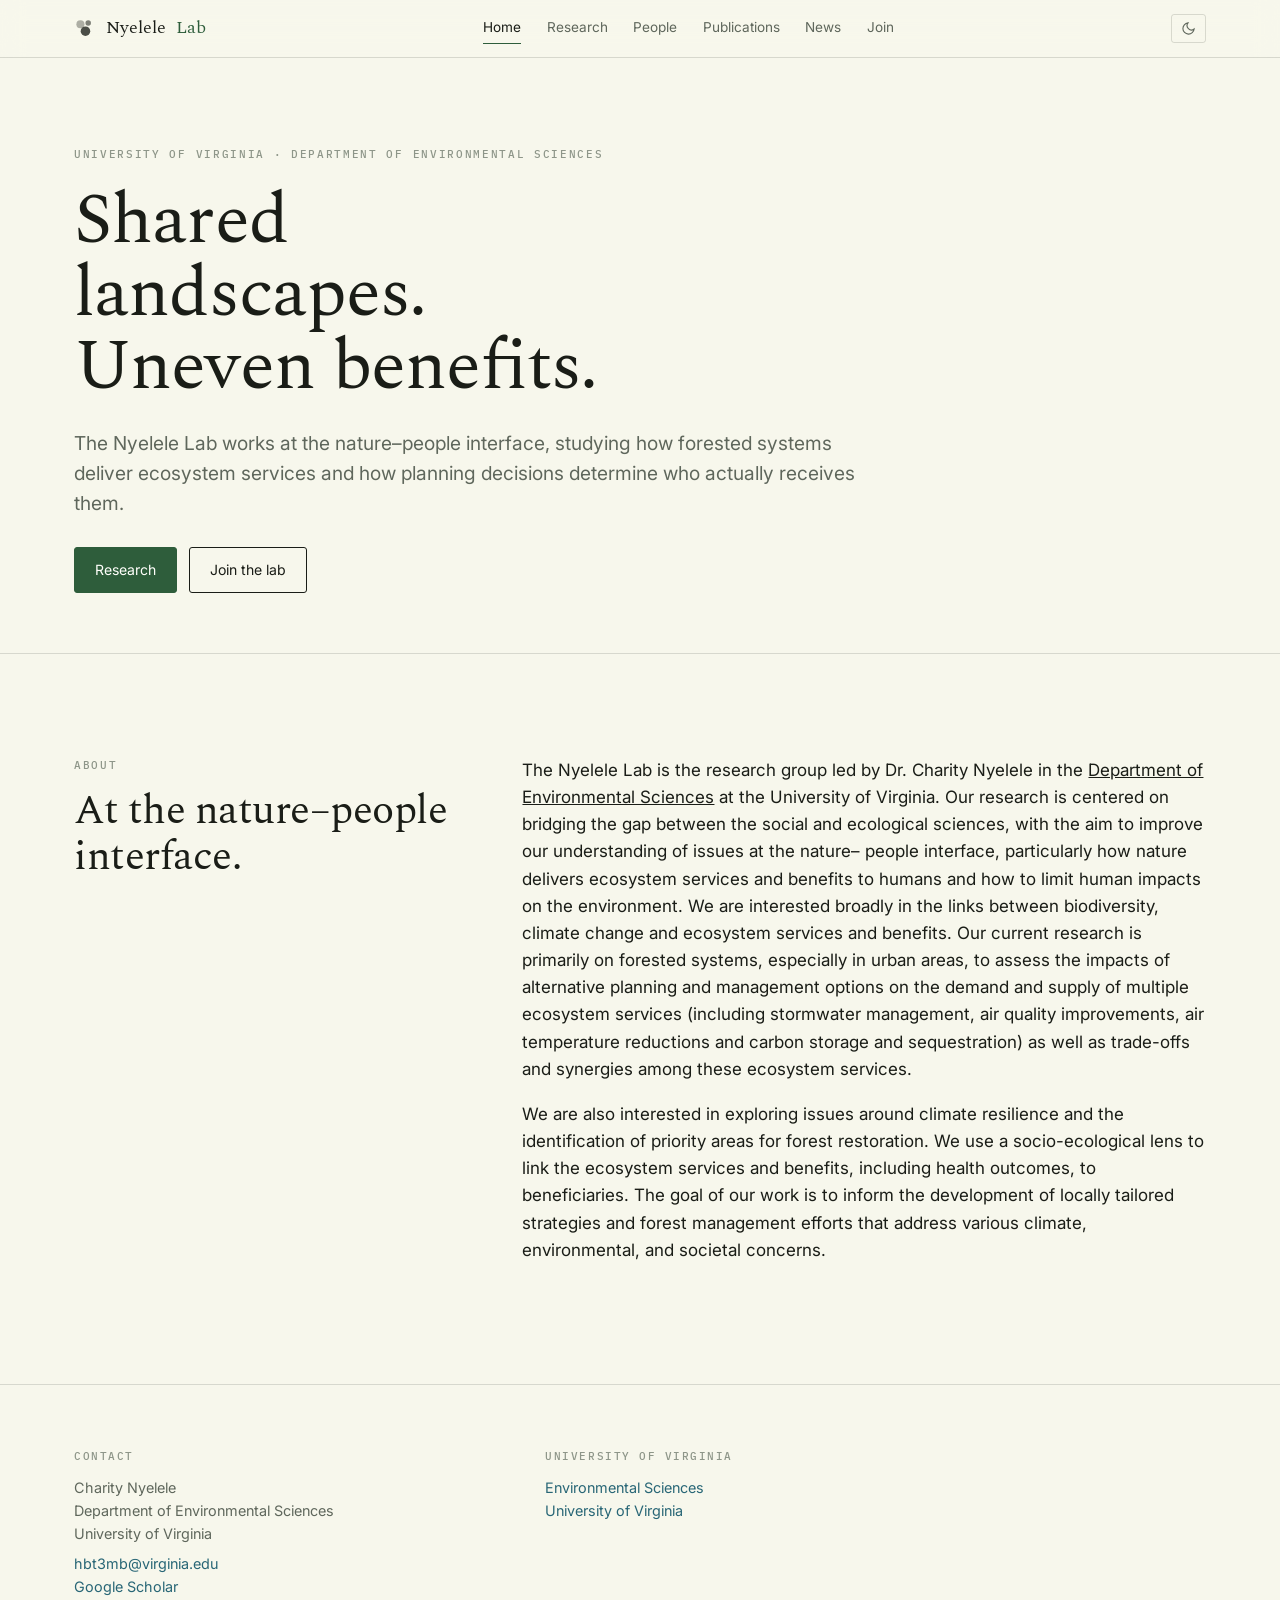
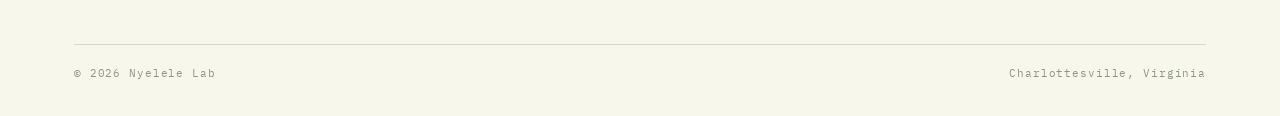
<file: index.html>
<!DOCTYPE html>
<html lang="en">
<head>
<meta charset="utf-8">
<meta name="viewport" content="width=device-width, initial-scale=1">
<title>Nyelele Lab — University of Virginia</title>
<meta name="description" content="The Nyelele Lab studies how forested systems deliver ecosystem services and how planning decisions shape who benefits.">
<meta name="theme-color" content="#F7F7EC">
<meta property="og:title" content="Nyelele Lab — University of Virginia">
<meta property="og:description" content="The Nyelele Lab studies how forested systems deliver ecosystem services and how planning decisions shape who benefits.">
<meta property="og:type" content="website">
<link rel="preconnect" href="https://fonts.googleapis.com">
<link rel="preconnect" href="https://fonts.gstatic.com" crossorigin>
<link href="https://fonts.googleapis.com/css2?family=Spectral:ital,wght@0,300;0,400;0,600;1,400&family=Inter:wght@400;500;600&family=IBM+Plex+Mono:wght@400;500&display=swap" rel="stylesheet">
<link rel="stylesheet" href="assets/style.css">
</head>
<body>
<a class="skip" href="#main">Skip to content</a>

<header class="masthead">
  <div class="masthead__inner">
    <a class="wordmark" href="index.html"><svg class="wordmark__glyph" viewBox="0 0 24 24" aria-hidden="true"><circle cx="7" cy="8" r="4.4" fill="currentColor" opacity=".34"/><circle cx="15.5" cy="6.5" r="3" fill="currentColor" opacity=".55"/><circle cx="12.5" cy="15.5" r="5.2" fill="currentColor" opacity=".78"/></svg>Nyelele <em>Lab</em></a>
    <nav class="mainnav" id="mainnav" aria-label="Primary">
      <a href="index.html" aria-current="page">Home</a>
      <a href="research.html">Research</a>
      <a href="people.html">People</a>
      <a href="publications.html">Publications</a>
      <a href="news.html">News</a>
      <a href="join.html">Join</a>
    </nav>
    <div style="display:flex;gap:8px">
      <button class="iconbtn" id="themebtn" aria-label="Switch between light and dark">
        <svg class="icon-moon" viewBox="0 0 24 24" fill="none" stroke="currentColor" stroke-width="1.8" aria-hidden="true"><path d="M21 12.8A9 9 0 1 1 11.2 3a7 7 0 0 0 9.8 9.8z"/></svg>
        <svg class="icon-sun" viewBox="0 0 24 24" fill="none" stroke="currentColor" stroke-width="1.8" aria-hidden="true"><circle cx="12" cy="12" r="4.2"/><path d="M12 2v2.4M12 19.6V22M4.2 4.2l1.7 1.7M18.1 18.1l1.7 1.7M2 12h2.4M19.6 12H22M4.2 19.8l1.7-1.7M18.1 5.9l1.7-1.7"/></svg>
      </button>
      <button class="iconbtn navtoggle" id="navtoggle" aria-expanded="false" aria-controls="mainnav" aria-label="Menu">
        <svg viewBox="0 0 24 24" fill="none" stroke="currentColor" stroke-width="1.8" aria-hidden="true"><path d="M3 6h18M3 12h18M3 18h18"/></svg>
      </button>
    </div>
  </div>
</header>

<main id="main">
<section class="hero">
  <div class="shell">
    <span class="label">University of Virginia &middot; Department of Environmental Sciences</span>
    <h1><span class="br">Shared landscapes.</span> Uneven benefits.</h1>
    <p class="lede">The Nyelele Lab works at the nature&ndash;people interface, studying how forested
    systems deliver ecosystem services and how planning decisions determine who actually receives
    them.</p>
    <div class="btn-row">
      <a class="btn btn--primary" href="research.html">Research</a>
      <a class="btn" href="join.html">Join the lab</a>
    </div>
  </div>
</section>

<section class="section">
  <div class="shell">
    <div class="split">
      <div class="section__head" style="margin:0">
        <span class="label">About</span>
        <h2>At the nature–people interface.</h2>
      </div>
      <div>
        <p>The Nyelele Lab is the research group led by Dr. Charity Nyelele in the
        <a href="https://www.evsc.virginia.edu/">Department of Environmental Sciences</a>
        at the University of Virginia. Our research is centered on bridging the gap between
        the social and ecological sciences, with the aim to improve our understanding of
        issues at the nature&ndash; people interface, particularly how nature delivers
        ecosystem services and benefits to humans and how to limit human impacts on the
        environment. We are interested broadly in the links between biodiversity, climate
        change and ecosystem services and benefits. Our current research is primarily on
        forested systems, especially in urban areas, to assess the impacts of alternative
        planning and management options on the demand and supply of multiple ecosystem
        services (including stormwater management, air quality improvements, air temperature
        reductions and carbon storage and sequestration) as well as trade-offs and synergies
        among these ecosystem services.</p>

        <p>We are also interested in exploring issues around climate resilience and the
        identification of priority areas for forest restoration. We use a socio-ecological
        lens to link the ecosystem services and benefits, including health outcomes, to
        beneficiaries. The goal of our work is to inform the development of locally tailored
        strategies and forest management efforts that address various climate, environmental,
        and societal concerns.</p>
      </div>  
      </div>
  </div>
</section>

</main>

<footer class="colophon">
  <div class="shell">
    <div class="colophon__grid">
      
    
      <div>
        <h4>Contact</h4>
        <p>Charity Nyelele<br>
        Department of Environmental Sciences<br>
        University of Virginia</p>
        <p><a href="mailto:hbt3mb@virginia.edu">hbt3mb@virginia.edu</a><br>
        <a href="https://scholar.google.com/citations?user=_WX_39kAAAAJ&amp;hl=en&amp;oi=ao">Google Scholar</a></p>
      </div>
        
       
      <div>
        <h4>University of Virginia</h4>
        <p><a href="https://evsc.as.virginia.edu/">Environmental Sciences</a><br>
        <a href="https://www.virginia.edu/">University of Virginia</a></p>
      </div>

    </div>
    <div class="colophon__base">
      <span>&copy; 2026 Nyelele Lab</span>
      <span>Charlottesville, Virginia</span>
    </div>
  </div>
</footer>

<script>
(function () {
  /* Theme: follows the operating system, and the button flips it for this visit.
     No storage is used, so the choice resets on reload. */
  var root = document.documentElement;
  var prefersDark = window.matchMedia && window.matchMedia('(prefers-color-scheme: dark)').matches;
  root.setAttribute('data-theme', prefersDark ? 'dark' : 'light');

  document.getElementById('themebtn').addEventListener('click', function () {
    root.setAttribute('data-theme', root.getAttribute('data-theme') === 'dark' ? 'light' : 'dark');
  });

  var t = document.getElementById('navtoggle'), n = document.getElementById('mainnav');
  t.addEventListener('click', function () {
    var open = n.classList.toggle('is-open');
    t.setAttribute('aria-expanded', open);
  });
})();
</script>
</body>
</html>
</file>
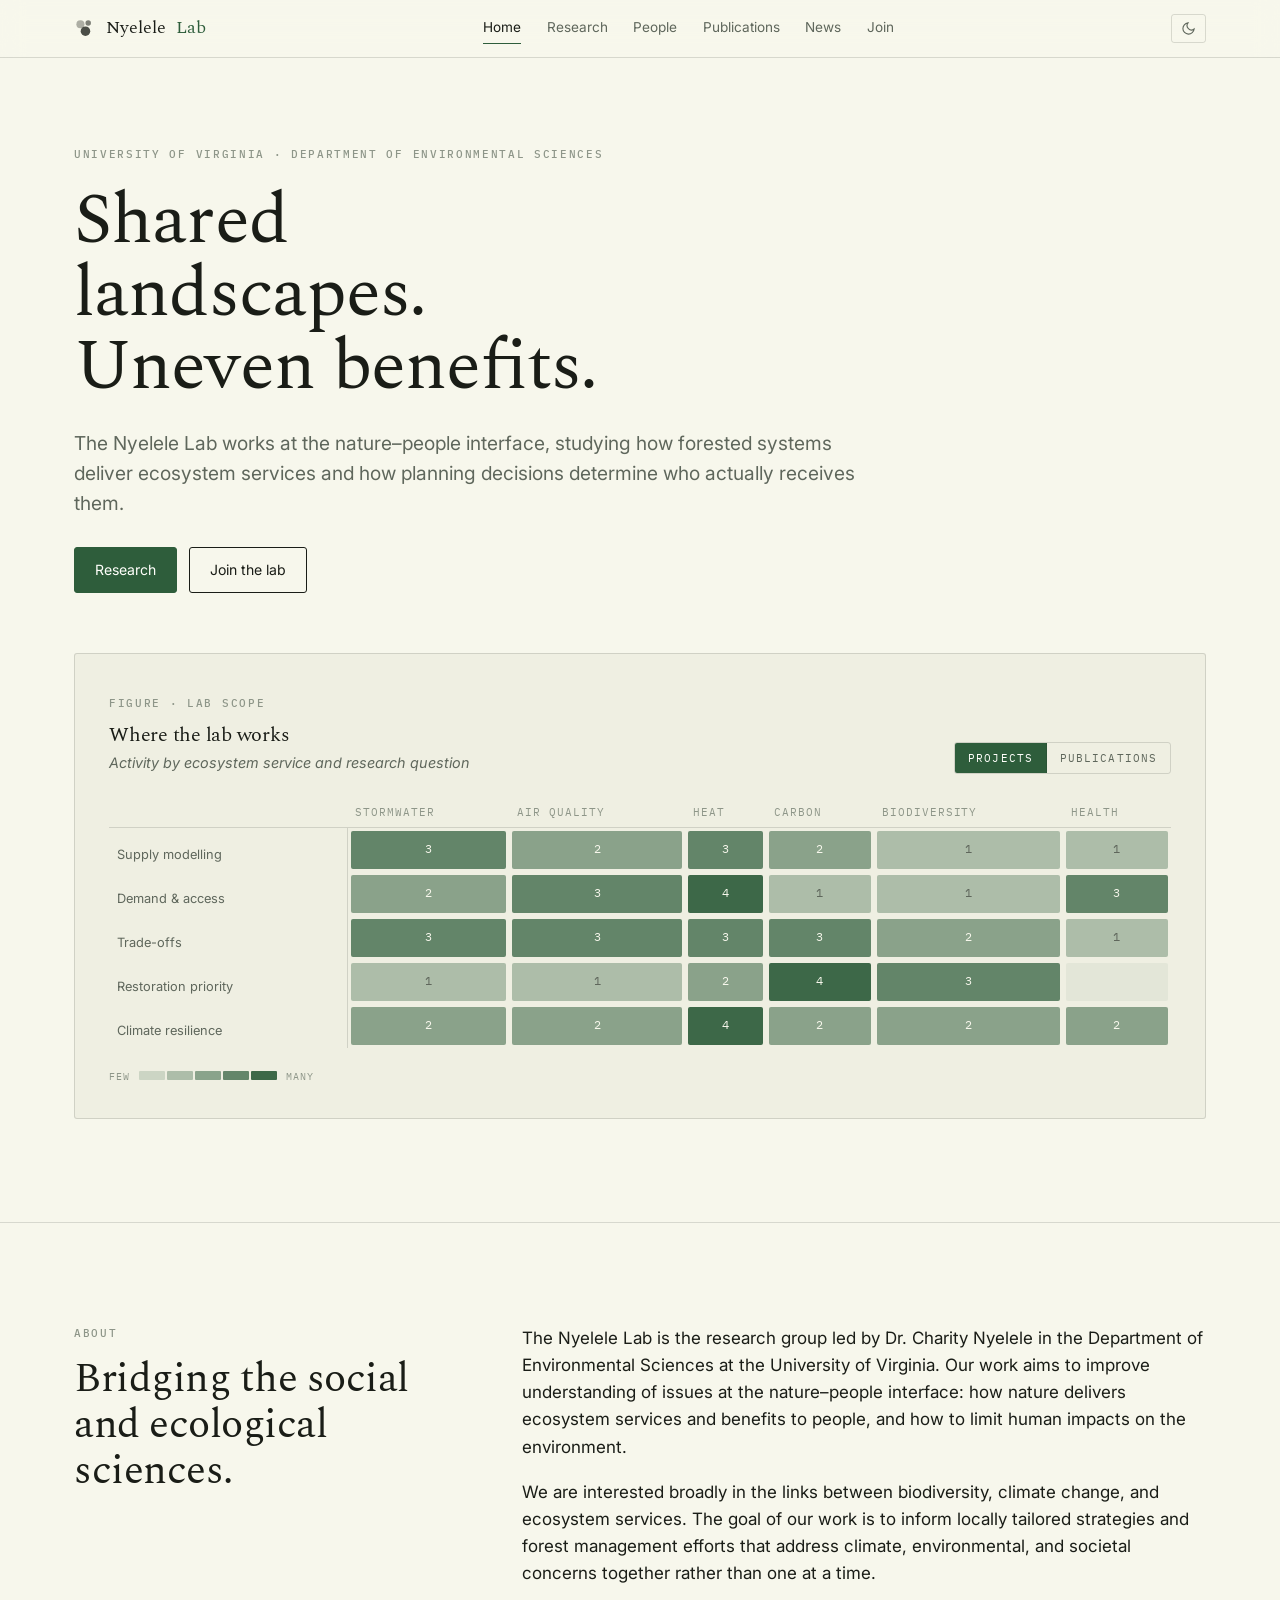
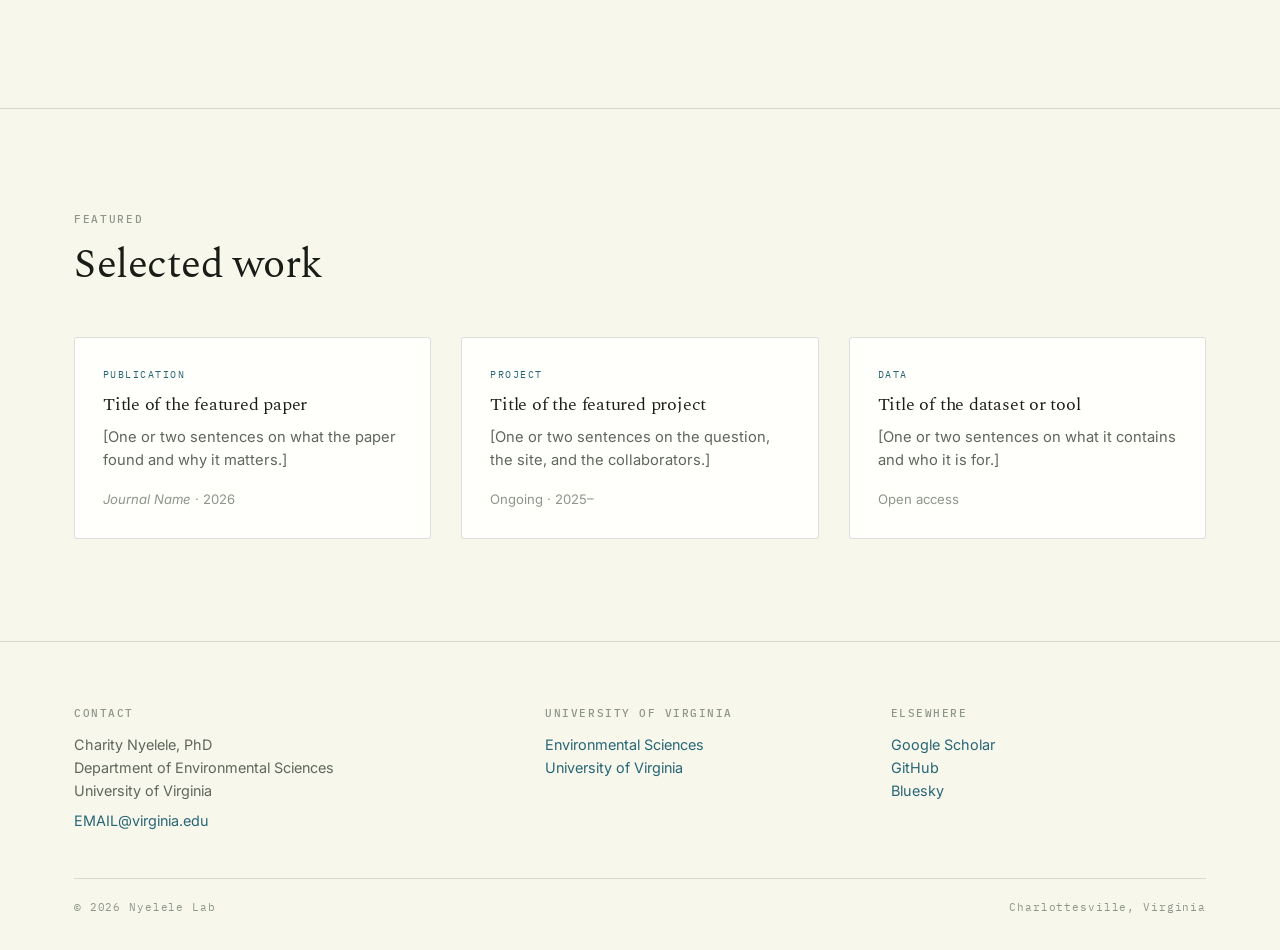
<file: assets/index.html>
<!DOCTYPE html>
<html lang="en">
<head>
<meta charset="utf-8">
<meta name="viewport" content="width=device-width, initial-scale=1">
<title>Nyelele Lab — University of Virginia</title>
<meta name="description" content="The Nyelele Lab studies how forested systems deliver ecosystem services and how planning decisions shape who benefits.">
<meta name="theme-color" content="#F7F7EC">
<meta property="og:title" content="Nyelele Lab — University of Virginia">
<meta property="og:description" content="The Nyelele Lab studies how forested systems deliver ecosystem services and how planning decisions shape who benefits.">
<meta property="og:type" content="website">
<link rel="preconnect" href="https://fonts.googleapis.com">
<link rel="preconnect" href="https://fonts.gstatic.com" crossorigin>
<link href="https://fonts.googleapis.com/css2?family=Spectral:ital,wght@0,300;0,400;0,600;1,400&family=Inter:wght@400;500;600&family=IBM+Plex+Mono:wght@400;500&display=swap" rel="stylesheet">
<link rel="stylesheet" href="assets/style.css">
</head>
<body>
<a class="skip" href="#main">Skip to content</a>

<header class="masthead">
  <div class="masthead__inner">
    <a class="wordmark" href="index.html"><svg class="wordmark__glyph" viewBox="0 0 24 24" aria-hidden="true"><circle cx="7" cy="8" r="4.4" fill="currentColor" opacity=".34"/><circle cx="15.5" cy="6.5" r="3" fill="currentColor" opacity=".55"/><circle cx="12.5" cy="15.5" r="5.2" fill="currentColor" opacity=".78"/></svg>Nyelele <em>Lab</em></a>
    <nav class="mainnav" id="mainnav" aria-label="Primary">
      <a href="index.html" aria-current="page">Home</a>
      <a href="research.html">Research</a>
      <a href="people.html">People</a>
      <a href="publications.html">Publications</a>
      <a href="news.html">News</a>
      <a href="join.html">Join</a>
    </nav>
    <div style="display:flex;gap:8px">
      <button class="iconbtn" id="themebtn" aria-label="Switch between light and dark">
        <svg class="icon-moon" viewBox="0 0 24 24" fill="none" stroke="currentColor" stroke-width="1.8" aria-hidden="true"><path d="M21 12.8A9 9 0 1 1 11.2 3a7 7 0 0 0 9.8 9.8z"/></svg>
        <svg class="icon-sun" viewBox="0 0 24 24" fill="none" stroke="currentColor" stroke-width="1.8" aria-hidden="true"><circle cx="12" cy="12" r="4.2"/><path d="M12 2v2.4M12 19.6V22M4.2 4.2l1.7 1.7M18.1 18.1l1.7 1.7M2 12h2.4M19.6 12H22M4.2 19.8l1.7-1.7M18.1 5.9l1.7-1.7"/></svg>
      </button>
      <button class="iconbtn navtoggle" id="navtoggle" aria-expanded="false" aria-controls="mainnav" aria-label="Menu">
        <svg viewBox="0 0 24 24" fill="none" stroke="currentColor" stroke-width="1.8" aria-hidden="true"><path d="M3 6h18M3 12h18M3 18h18"/></svg>
      </button>
    </div>
  </div>
</header>

<main id="main">
<section class="hero">
  <div class="shell">
    <span class="label">University of Virginia &middot; Department of Environmental Sciences</span>
    <h1><span class="br">Shared landscapes.</span> Uneven benefits.</h1>
    <p class="lede">The Nyelele Lab works at the nature&ndash;people interface, studying how forested
    systems deliver ecosystem services and how planning decisions determine who actually receives
    them.</p>
    <div class="btn-row">
      <a class="btn btn--primary" href="research.html">Research</a>
      <a class="btn" href="join.html">Join the lab</a>
    </div>
  </div>
</section>

<section class="section section--flush" style="padding-top:0">
  <div class="shell">
    <div class="figure">
      <div class="figure__bar">
        <div class="figure__title">
          <span class="label">Figure &middot; Lab scope</span>
          <h3>Where the lab works</h3>
          <p>Activity by ecosystem service and research question</p>
        </div>
        <div class="switch" role="group" aria-label="Choose what the figure counts">
          <button data-mode="projects" aria-pressed="true">Projects</button>
          <button data-mode="publications" aria-pressed="false">Publications</button>
        </div>
      </div>
      <div id="matrix" style="overflow-x:auto"></div>
      <div class="legend">
        <span>Few</span>
        <span class="legend__ramp">
          <i style="background:var(--d1)"></i><i style="background:var(--d2)"></i>
          <i style="background:var(--d3)"></i><i style="background:var(--d4)"></i>
          <i style="background:var(--d5)"></i>
        </span>
        <span>Many</span>
      </div>
    </div>
  </div>
</section>

<section class="section">
  <div class="shell">
    <div class="split">
      <div class="section__head" style="margin:0">
        <span class="label">About</span>
        <h2>Bridging the social and ecological sciences.</h2>
      </div>
      <div>
        <p>The Nyelele Lab is the research group led by Dr. Charity Nyelele in the Department of
        Environmental Sciences at the University of Virginia. Our work aims to improve understanding
        of issues at the nature&ndash;people interface: how nature delivers ecosystem services and
        benefits to people, and how to limit human impacts on the environment.</p>
        <p>We are interested broadly in the links between biodiversity, climate change, and
        ecosystem services. The goal of our work is to inform locally tailored strategies and forest
        management efforts that address climate, environmental, and societal concerns together
        rather than one at a time.</p>
      </div>
    </div>
  </div>
</section>

<section class="section">
  <div class="shell">
    <div class="section__head">
      <span class="label">Featured</span>
      <h2>Selected work</h2>
    </div>
    <div class="grid-3">
      <a class="card" href="publications.html">
        <span class="card__kind">Publication</span>
        <h3>Title of the featured paper</h3>
        <p>[One or two sentences on what the paper found and why it matters.]</p>
        <span class="card__meta"><em>Journal Name</em> &middot; 2026</span>
      </a>
      <a class="card" href="research.html">
        <span class="card__kind">Project</span>
        <h3>Title of the featured project</h3>
        <p>[One or two sentences on the question, the site, and the collaborators.]</p>
        <span class="card__meta">Ongoing &middot; 2025&ndash;</span>
      </a>
      <a class="card" href="publications.html">
        <span class="card__kind">Data</span>
        <h3>Title of the dataset or tool</h3>
        <p>[One or two sentences on what it contains and who it is for.]</p>
        <span class="card__meta">Open access</span>
      </a>
    </div>
  </div>
</section>
</main>

<footer class="colophon">
  <div class="shell">
    <div class="colophon__grid">
      <div>
        <h4>Contact</h4>
        <p>Charity Nyelele, PhD<br>
        Department of Environmental Sciences<br>
        University of Virginia</p>
        <p><a href="mailto:EMAIL@virginia.edu">EMAIL@virginia.edu</a></p>
      </div>
      <div>
        <h4>University of Virginia</h4>
        <p><a href="https://www.evsc.virginia.edu/">Environmental Sciences</a><br>
        <a href="https://www.virginia.edu/">University of Virginia</a></p>
      </div>
      <div>
        <h4>Elsewhere</h4>
        <p><a href="#">Google Scholar</a><br>
        <a href="#">GitHub</a><br>
        <a href="#">Bluesky</a></p>
      </div>
    </div>
    <div class="colophon__base">
      <span>&copy; 2026 Nyelele Lab</span>
      <span>Charlottesville, Virginia</span>
    </div>
  </div>
</footer>

<script>
(function () {
  /* Theme: follows the operating system, and the button flips it for this visit.
     No storage is used, so the choice resets on reload. */
  var root = document.documentElement;
  var prefersDark = window.matchMedia && window.matchMedia('(prefers-color-scheme: dark)').matches;
  root.setAttribute('data-theme', prefersDark ? 'dark' : 'light');

  document.getElementById('themebtn').addEventListener('click', function () {
    root.setAttribute('data-theme', root.getAttribute('data-theme') === 'dark' ? 'light' : 'dark');
  });

  var t = document.getElementById('navtoggle'), n = document.getElementById('mainnav');
  t.addEventListener('click', function () {
    var open = n.classList.toggle('is-open');
    t.setAttribute('aria-expanded', open);
  });
})();
</script>
<script>
/* ------------------------------------------------------------------
   MATRIX FIGURE DATA  —  edit these numbers, nothing else.
   Values are counts. The colour scale is computed automatically.
   Rows must appear in the same order as ROWS below.
   ------------------------------------------------------------------ */
var COLS = ["Stormwater","Air quality","Heat","Carbon","Biodiversity","Health"];
var ROWS = ["Supply modelling","Demand & access","Trade-offs","Restoration priority","Climate resilience"];

var DATA = {
  projects: [
    [3,2,3,2,1,1],
    [2,3,4,1,1,3],
    [3,3,3,3,2,1],
    [1,1,2,4,3,0],
    [2,2,4,2,2,2]
  ],
  publications: [
    [4,3,2,3,1,1],
    [1,2,3,1,0,2],
    [2,4,3,4,2,1],
    [0,1,1,3,2,0],
    [1,1,3,1,2,1]
  ]
};
/* ---------------- end of editable data ---------------- */

(function () {
  var host = document.getElementById('matrix');
  var mode = 'projects';

  function scale(v, max) {
    if (!v) return 0;
    return Math.min(5, Math.max(1, Math.ceil((v / max) * 5)));
  }

  function render() {
    var d = DATA[mode];
    var max = 0;
    d.forEach(function (r) { r.forEach(function (v) { if (v > max) max = v; }); });

    var h = '<table class="matrix"><thead><tr><th></th>';
    COLS.forEach(function (c) { h += '<th scope="col">' + c + '</th>'; });
    h += '</tr></thead><tbody>';

    d.forEach(function (row, i) {
      h += '<tr><th scope="row">' + ROWS[i] + '</th>';
      row.forEach(function (v, j) {
        h += '<td><a class="cell" data-v="' + scale(v, max) + '" href="publications.html" '
           + 'title="' + ROWS[i] + ' \u00d7 ' + COLS[j] + ' \u00b7 ' + v + '">' + (v || '') + '</a></td>';
      });
      h += '</tr>';
    });
    host.innerHTML = h + '</tbody></table>';
  }

  document.querySelectorAll('.switch button').forEach(function (b) {
    b.addEventListener('click', function () {
      document.querySelectorAll('.switch button').forEach(function (x) {
        x.setAttribute('aria-pressed', 'false');
      });
      b.setAttribute('aria-pressed', 'true');
      mode = b.dataset.mode;
      render();
    });
  });

  render();
})();
</script>
</body>
</html>
</file>
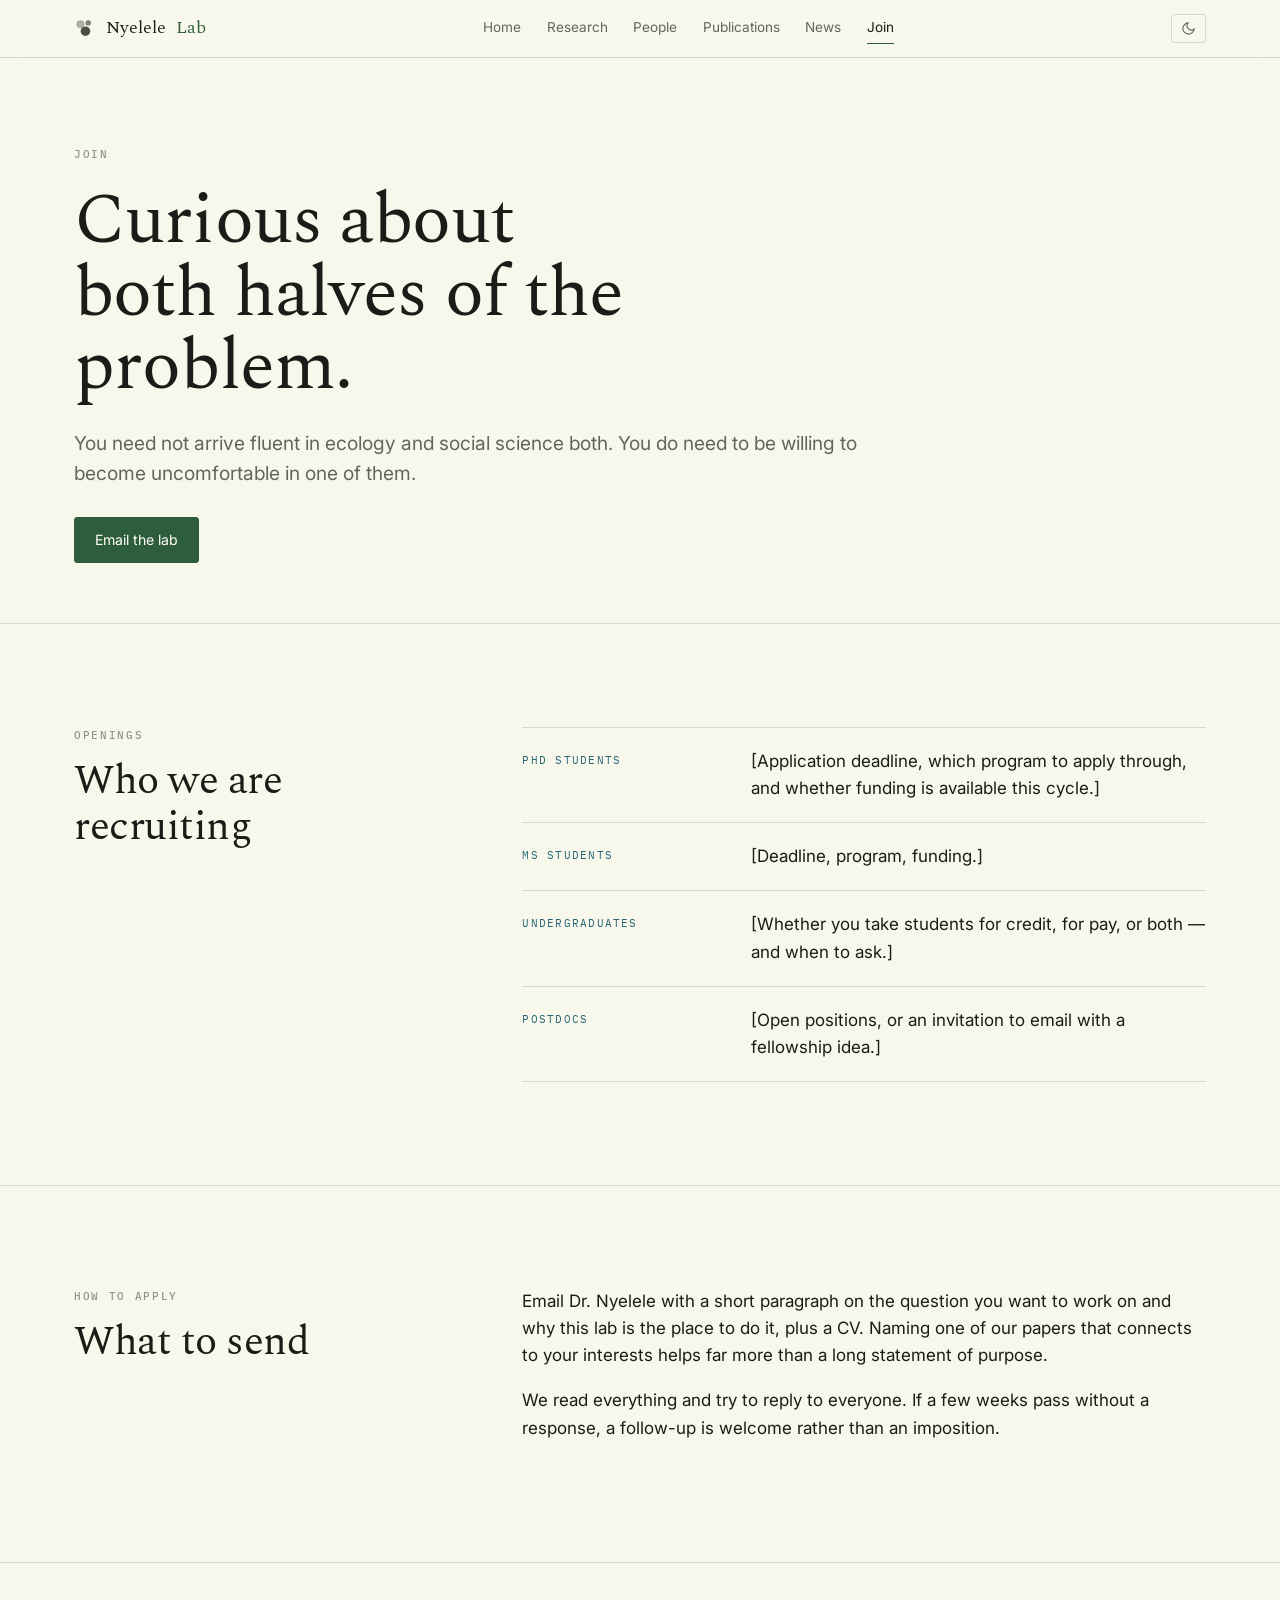
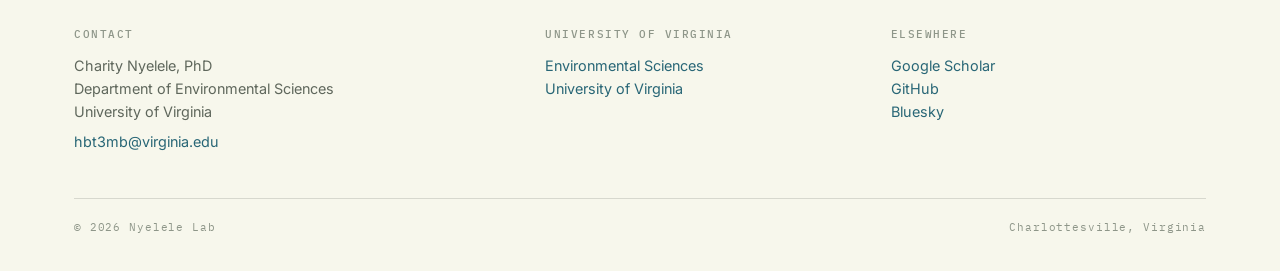
<file: join.html>
<!DOCTYPE html>
<html lang="en">
<head>
<meta charset="utf-8">
<meta name="viewport" content="width=device-width, initial-scale=1">
<title>Join — Nyelele Lab</title>
<meta name="description" content="Opportunities for prospective students and postdocs in the Nyelele Lab.">
<meta name="theme-color" content="#F7F7EC">
<meta property="og:title" content="Join — Nyelele Lab">
<meta property="og:description" content="Opportunities for prospective students and postdocs in the Nyelele Lab.">
<meta property="og:type" content="website">
<link rel="preconnect" href="https://fonts.googleapis.com">
<link rel="preconnect" href="https://fonts.gstatic.com" crossorigin>
<link href="https://fonts.googleapis.com/css2?family=Spectral:ital,wght@0,300;0,400;0,600;1,400&family=Inter:wght@400;500;600&family=IBM+Plex+Mono:wght@400;500&display=swap" rel="stylesheet">
<link rel="stylesheet" href="assets/style.css">
</head>
<body>
<a class="skip" href="#main">Skip to content</a>

<header class="masthead">
  <div class="masthead__inner">
    <a class="wordmark" href="index.html"><svg class="wordmark__glyph" viewBox="0 0 24 24" aria-hidden="true"><circle cx="7" cy="8" r="4.4" fill="currentColor" opacity=".34"/><circle cx="15.5" cy="6.5" r="3" fill="currentColor" opacity=".55"/><circle cx="12.5" cy="15.5" r="5.2" fill="currentColor" opacity=".78"/></svg>Nyelele <em>Lab</em></a>
    <nav class="mainnav" id="mainnav" aria-label="Primary">
      <a href="index.html">Home</a>
      <a href="research.html">Research</a>
      <a href="people.html">People</a>
      <a href="publications.html">Publications</a>
      <a href="news.html">News</a>
      <a href="join.html" aria-current="page">Join</a>
    </nav>
    <div style="display:flex;gap:8px">
      <button class="iconbtn" id="themebtn" aria-label="Switch between light and dark">
        <svg class="icon-moon" viewBox="0 0 24 24" fill="none" stroke="currentColor" stroke-width="1.8" aria-hidden="true"><path d="M21 12.8A9 9 0 1 1 11.2 3a7 7 0 0 0 9.8 9.8z"/></svg>
        <svg class="icon-sun" viewBox="0 0 24 24" fill="none" stroke="currentColor" stroke-width="1.8" aria-hidden="true"><circle cx="12" cy="12" r="4.2"/><path d="M12 2v2.4M12 19.6V22M4.2 4.2l1.7 1.7M18.1 18.1l1.7 1.7M2 12h2.4M19.6 12H22M4.2 19.8l1.7-1.7M18.1 5.9l1.7-1.7"/></svg>
      </button>
      <button class="iconbtn navtoggle" id="navtoggle" aria-expanded="false" aria-controls="mainnav" aria-label="Menu">
        <svg viewBox="0 0 24 24" fill="none" stroke="currentColor" stroke-width="1.8" aria-hidden="true"><path d="M3 6h18M3 12h18M3 18h18"/></svg>
      </button>
    </div>
  </div>
</header>

<main id="main">
<section class="hero">
  <div class="shell">
    <span class="label">Join</span>
    <h1>Curious about both halves of the problem.</h1>
    <p class="lede">You need not arrive fluent in ecology and social science both. You do need to be
    willing to become uncomfortable in one of them.</p>
    <div class="btn-row"><a class="btn btn--primary" href="mailto:hbt3mb@virginia.edu">Email the lab</a></div>
  </div>
</section>

<section class="section">
  <div class="shell">
    <div class="split">
      <div class="section__head" style="margin:0">
        <span class="label">Openings</span>
        <h2>Who we are recruiting</h2>
      </div>
      <ul class="rows">
        <li><span class="k">PhD students</span><div class="v">[Application deadline, which program to apply through, and whether funding is available this cycle.]</div></li>
        <li><span class="k">MS students</span><div class="v">[Deadline, program, funding.]</div></li>
        <li><span class="k">Undergraduates</span><div class="v">[Whether you take students for credit, for pay, or both &mdash; and when to ask.]</div></li>
        <li><span class="k">Postdocs</span><div class="v">[Open positions, or an invitation to email with a fellowship idea.]</div></li>
      </ul>
    </div>
  </div>
</section>

<section class="section">
  <div class="shell">
    <div class="split">
      <div class="section__head" style="margin:0">
        <span class="label">How to apply</span>
        <h2>What to send</h2>
      </div>
      <div class="narrow">
        <p>Email Dr. Nyelele with a short paragraph on the question you want to work on and why this
        lab is the place to do it, plus a CV. Naming one of our papers that connects to your
        interests helps far more than a long statement of purpose.</p>
        <p>We read everything and try to reply to everyone. If a few weeks pass without a response,
        a follow-up is welcome rather than an imposition.</p>
      </div>
    </div>
  </div>
</section>
</main>

<footer class="colophon">
  <div class="shell">
    <div class="colophon__grid">
      <div>
        <h4>Contact</h4>
        <p>Charity Nyelele, PhD<br>
        Department of Environmental Sciences<br>
        University of Virginia</p>
        <p><a href="mailto:hbt3mb@virginia.edu">hbt3mb@virginia.edu</a></p>
      </div>
      <div>
        <h4>University of Virginia</h4>
        <p><a href="https://evsc.as.virginia.edu/">Environmental Sciences</a><br>
        <a href="https://www.virginia.edu/">University of Virginia</a></p>
      </div>
      <div>
        <h4>Elsewhere</h4>
        <p><a href="#">Google Scholar</a><br>
        <a href="#">GitHub</a><br>
        <a href="#">Bluesky</a></p>
      </div>
    </div>
    <div class="colophon__base">
      <span>&copy; 2026 Nyelele Lab</span>
      <span>Charlottesville, Virginia</span>
    </div>
  </div>
</footer>

<script>
(function () {
  /* Theme: follows the operating system, and the button flips it for this visit.
     No storage is used, so the choice resets on reload. */
  var root = document.documentElement;
  var prefersDark = window.matchMedia && window.matchMedia('(prefers-color-scheme: dark)').matches;
  root.setAttribute('data-theme', prefersDark ? 'dark' : 'light');

  document.getElementById('themebtn').addEventListener('click', function () {
    root.setAttribute('data-theme', root.getAttribute('data-theme') === 'dark' ? 'light' : 'dark');
  });

  var t = document.getElementById('navtoggle'), n = document.getElementById('mainnav');
  t.addEventListener('click', function () {
    var open = n.classList.toggle('is-open');
    t.setAttribute('aria-expanded', open);
  });
})();
</script>

</body>
</html>
</file>
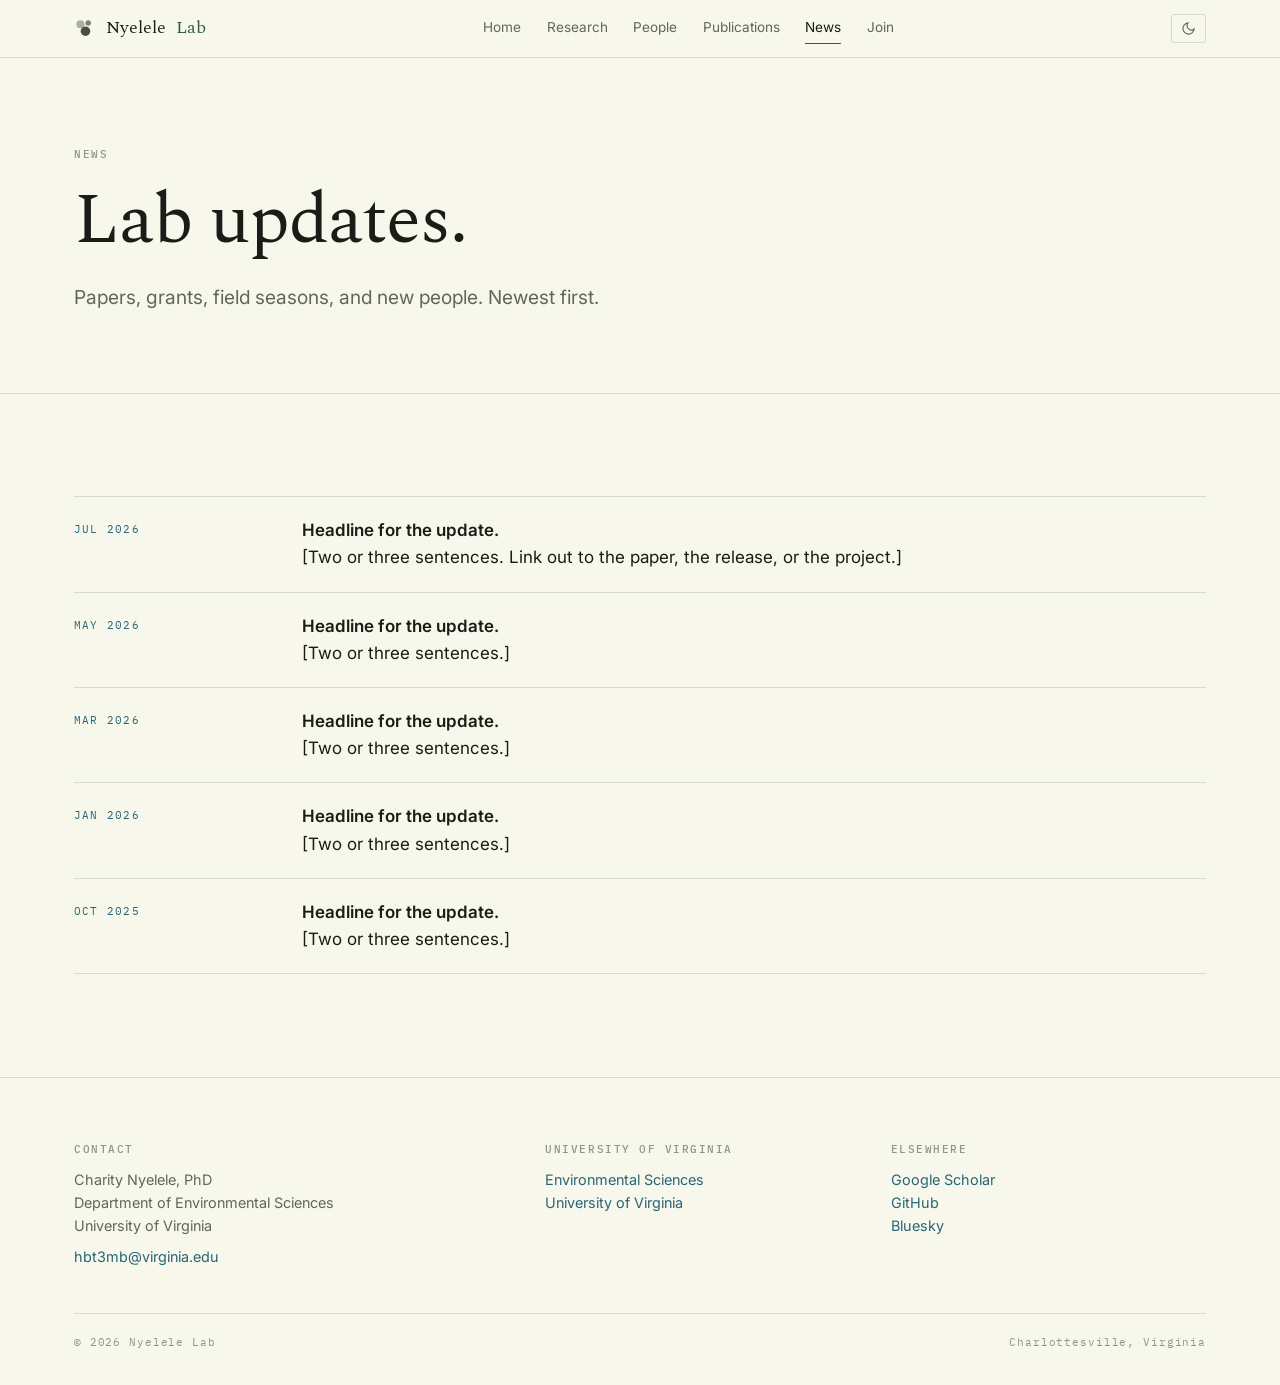
<file: news.html>
<!DOCTYPE html>
<html lang="en">
<head>
<meta charset="utf-8">
<meta name="viewport" content="width=device-width, initial-scale=1">
<title>News — Nyelele Lab</title>
<meta name="description" content="Recent updates from the Nyelele Lab.">
<meta name="theme-color" content="#F7F7EC">
<meta property="og:title" content="News — Nyelele Lab">
<meta property="og:description" content="Recent updates from the Nyelele Lab.">
<meta property="og:type" content="website">
<link rel="preconnect" href="https://fonts.googleapis.com">
<link rel="preconnect" href="https://fonts.gstatic.com" crossorigin>
<link href="https://fonts.googleapis.com/css2?family=Spectral:ital,wght@0,300;0,400;0,600;1,400&family=Inter:wght@400;500;600&family=IBM+Plex+Mono:wght@400;500&display=swap" rel="stylesheet">
<link rel="stylesheet" href="assets/style.css">
</head>
<body>
<a class="skip" href="#main">Skip to content</a>

<header class="masthead">
  <div class="masthead__inner">
    <a class="wordmark" href="index.html"><svg class="wordmark__glyph" viewBox="0 0 24 24" aria-hidden="true"><circle cx="7" cy="8" r="4.4" fill="currentColor" opacity=".34"/><circle cx="15.5" cy="6.5" r="3" fill="currentColor" opacity=".55"/><circle cx="12.5" cy="15.5" r="5.2" fill="currentColor" opacity=".78"/></svg>Nyelele <em>Lab</em></a>
    <nav class="mainnav" id="mainnav" aria-label="Primary">
      <a href="index.html">Home</a>
      <a href="research.html">Research</a>
      <a href="people.html">People</a>
      <a href="publications.html">Publications</a>
      <a href="news.html" aria-current="page">News</a>
      <a href="join.html">Join</a>
    </nav>
    <div style="display:flex;gap:8px">
      <button class="iconbtn" id="themebtn" aria-label="Switch between light and dark">
        <svg class="icon-moon" viewBox="0 0 24 24" fill="none" stroke="currentColor" stroke-width="1.8" aria-hidden="true"><path d="M21 12.8A9 9 0 1 1 11.2 3a7 7 0 0 0 9.8 9.8z"/></svg>
        <svg class="icon-sun" viewBox="0 0 24 24" fill="none" stroke="currentColor" stroke-width="1.8" aria-hidden="true"><circle cx="12" cy="12" r="4.2"/><path d="M12 2v2.4M12 19.6V22M4.2 4.2l1.7 1.7M18.1 18.1l1.7 1.7M2 12h2.4M19.6 12H22M4.2 19.8l1.7-1.7M18.1 5.9l1.7-1.7"/></svg>
      </button>
      <button class="iconbtn navtoggle" id="navtoggle" aria-expanded="false" aria-controls="mainnav" aria-label="Menu">
        <svg viewBox="0 0 24 24" fill="none" stroke="currentColor" stroke-width="1.8" aria-hidden="true"><path d="M3 6h18M3 12h18M3 18h18"/></svg>
      </button>
    </div>
  </div>
</header>

<main id="main">
<section class="hero">
  <div class="shell">
    <span class="label">News</span>
    <h1>Lab updates.</h1>
    <p class="lede">Papers, grants, field seasons, and new people. Newest first.</p>
  </div>
</section>

<section class="section">
  <div class="shell">
    <ul class="rows">
      <li><span class="k">Jul 2026</span><div class="v"><strong>Headline for the update.</strong><p>[Two or three sentences. Link out to the paper, the release, or the project.]</p></div></li>
      <li><span class="k">May 2026</span><div class="v"><strong>Headline for the update.</strong><p>[Two or three sentences.]</p></div></li>
      <li><span class="k">Mar 2026</span><div class="v"><strong>Headline for the update.</strong><p>[Two or three sentences.]</p></div></li>
      <li><span class="k">Jan 2026</span><div class="v"><strong>Headline for the update.</strong><p>[Two or three sentences.]</p></div></li>
      <li><span class="k">Oct 2025</span><div class="v"><strong>Headline for the update.</strong><p>[Two or three sentences.]</p></div></li>
    </ul>
  </div>
</section>
</main>

<footer class="colophon">
  <div class="shell">
    <div class="colophon__grid">
      <div>
        <h4>Contact</h4>
        <p>Charity Nyelele, PhD<br>
        Department of Environmental Sciences<br>
        University of Virginia</p>
        <p><a href="mailto:hbt3mb@virginia.edu">hbt3mb@virginia.edu</a></p>
      </div>
      <div>
        <h4>University of Virginia</h4>
        <p><a href="https://evsc.as.virginia.edu/">Environmental Sciences</a><br>
        <a href="https://www.virginia.edu/">University of Virginia</a></p>
      </div>
      <div>
        <h4>Elsewhere</h4>
        <p><a href="#">Google Scholar</a><br>
        <a href="#">GitHub</a><br>
        <a href="#">Bluesky</a></p>
      </div>
    </div>
    <div class="colophon__base">
      <span>&copy; 2026 Nyelele Lab</span>
      <span>Charlottesville, Virginia</span>
    </div>
  </div>
</footer>

<script>
(function () {
  /* Theme: follows the operating system, and the button flips it for this visit.
     No storage is used, so the choice resets on reload. */
  var root = document.documentElement;
  var prefersDark = window.matchMedia && window.matchMedia('(prefers-color-scheme: dark)').matches;
  root.setAttribute('data-theme', prefersDark ? 'dark' : 'light');

  document.getElementById('themebtn').addEventListener('click', function () {
    root.setAttribute('data-theme', root.getAttribute('data-theme') === 'dark' ? 'light' : 'dark');
  });

  var t = document.getElementById('navtoggle'), n = document.getElementById('mainnav');
  t.addEventListener('click', function () {
    var open = n.classList.toggle('is-open');
    t.setAttribute('aria-expanded', open);
  });
})();
</script>

</body>
</html>
</file>
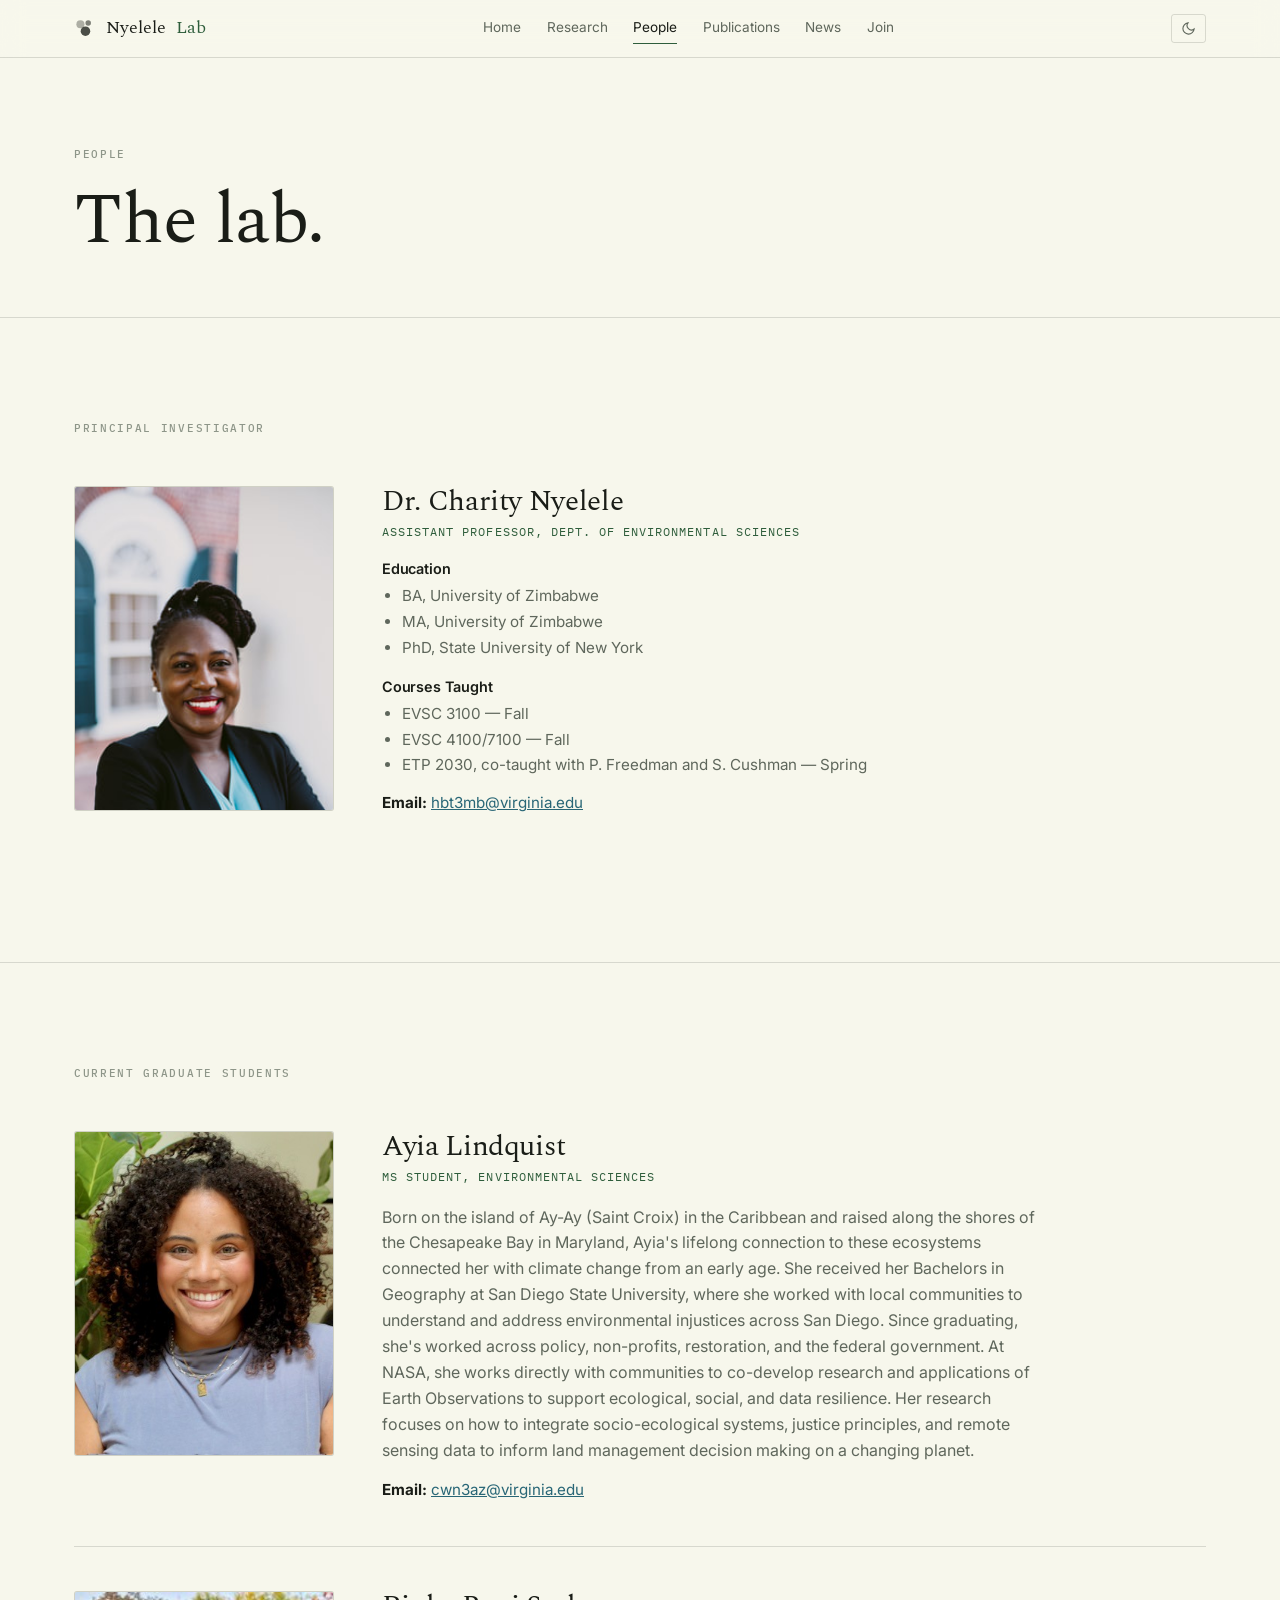
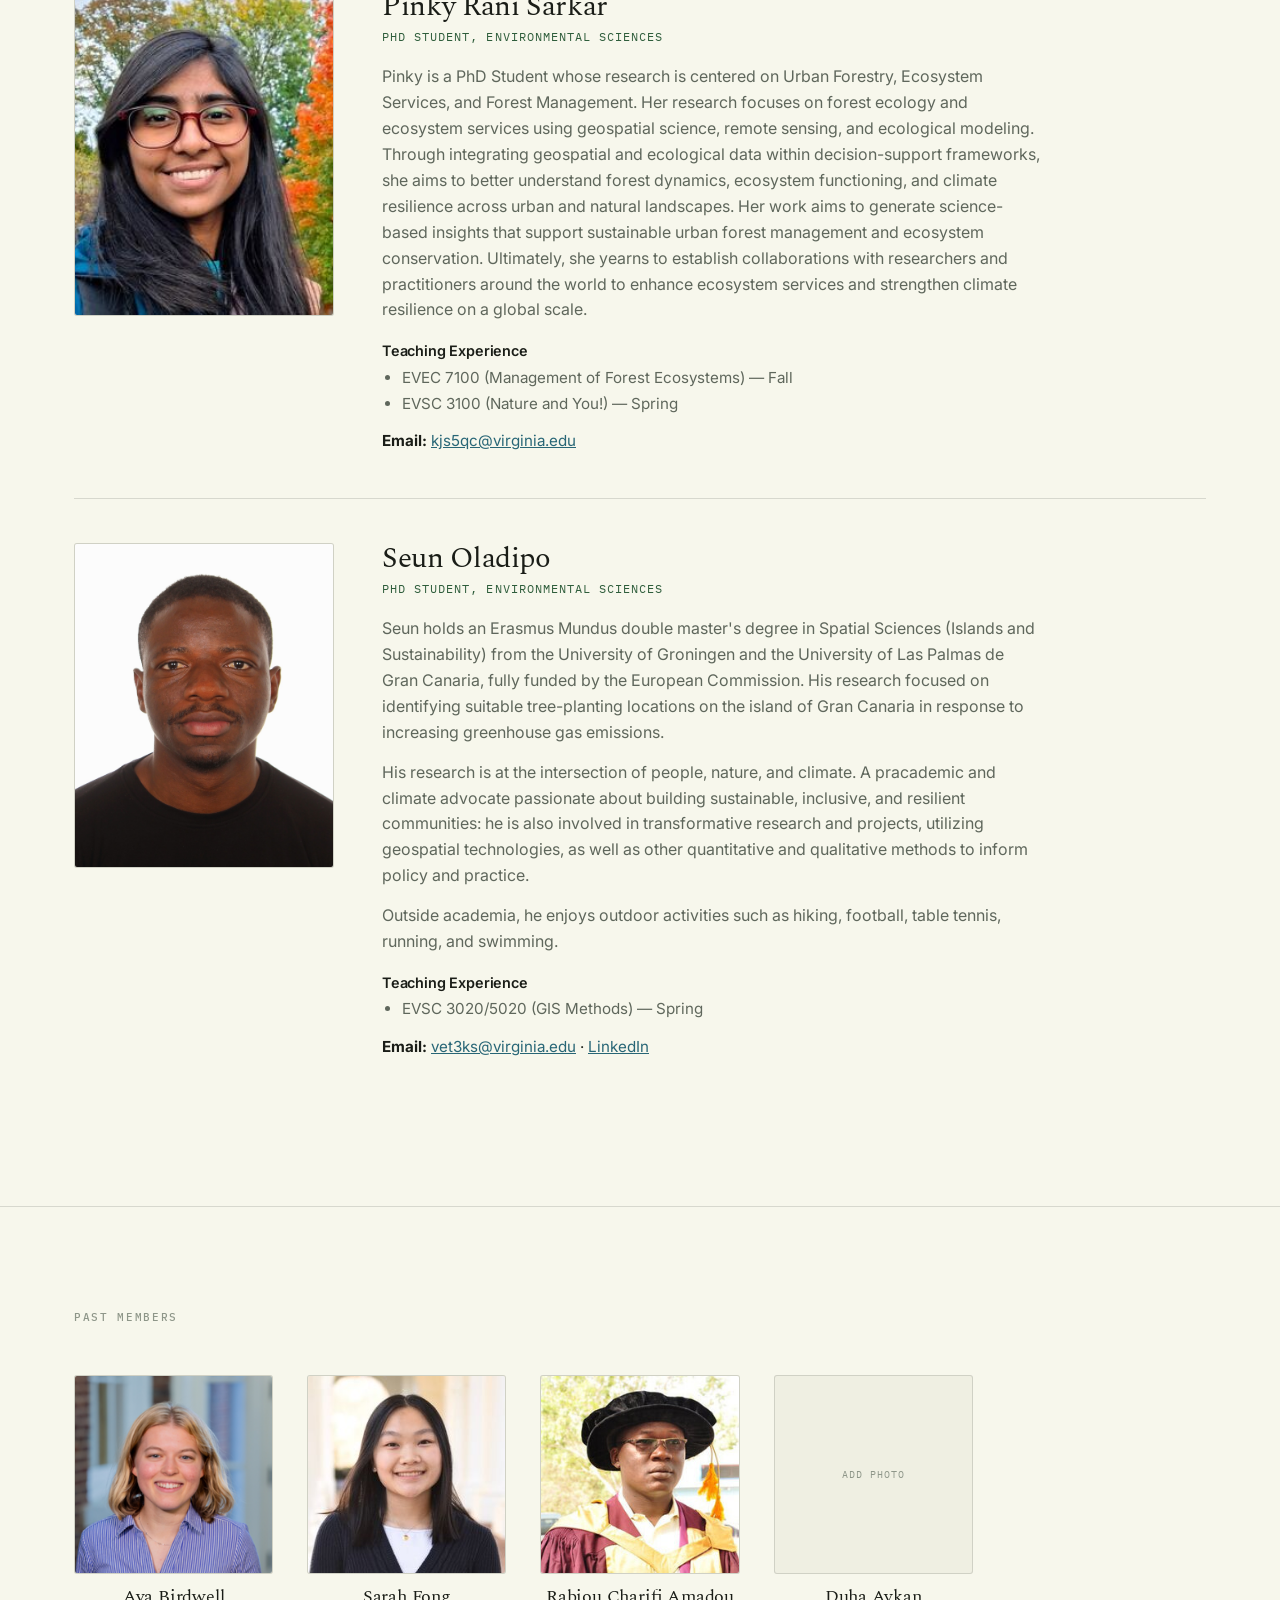
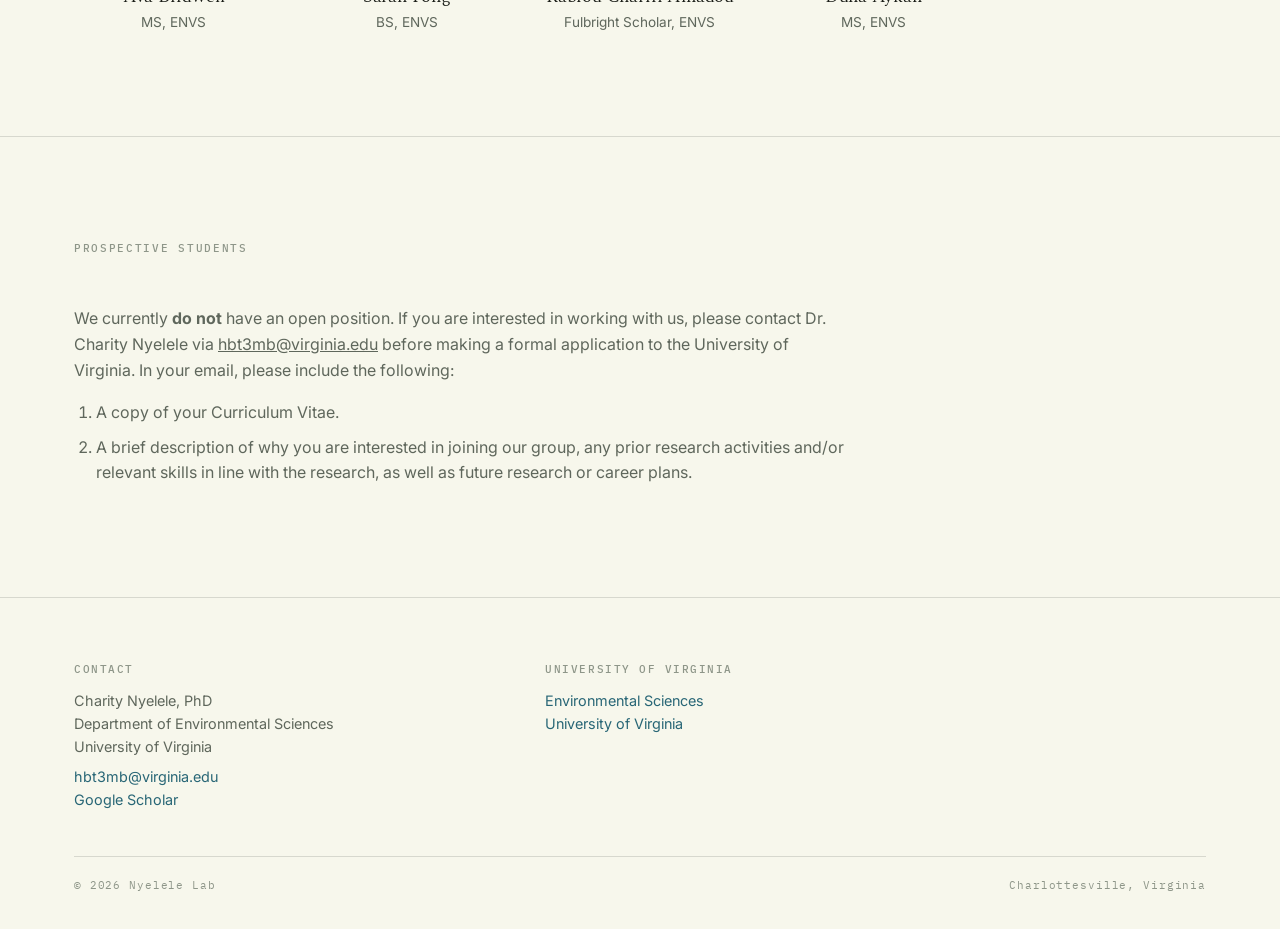
<file: people.html>
<!DOCTYPE html>
<html lang="en">
<head>
<meta charset="utf-8">
<meta name="viewport" content="width=device-width, initial-scale=1">
<title>People — Nyelele Lab</title>
<meta name="description" content="Members of the Nyelele Lab at the University of Virginia: principal investigator, graduate students, past members, and information for prospective students.">
<meta name="theme-color" content="#F7F7EC">
<meta property="og:title" content="People — Nyelele Lab">
<meta property="og:description" content="Members of the Nyelele Lab at the University of Virginia.">
<meta property="og:type" content="website">
<link rel="preconnect" href="https://fonts.googleapis.com">
<link rel="preconnect" href="https://fonts.gstatic.com" crossorigin>
<link href="https://fonts.googleapis.com/css2?family=Spectral:ital,wght@0,300;0,400;0,600;1,400&family=Inter:wght@400;500;600&family=IBM+Plex+Mono:wght@400;500&display=swap" rel="stylesheet">
<link rel="stylesheet" href="assets/style.css">
<style>
/* ---------- profile (PI + grad students) ---------- */
.profile{
  display:grid;grid-template-columns:260px minmax(0,1fr);gap:clamp(24px,4vw,48px);
  padding-bottom:clamp(30px,4vw,44px);border-bottom:1px solid var(--rule);
  margin-bottom:clamp(30px,4vw,44px);align-items:start;
}
.profile:last-of-type{border-bottom:0;margin-bottom:0}
.profile__photo{
  width:100%;aspect-ratio:4/5;object-fit:cover;border-radius:3px;
  border:1px solid var(--rule);background:var(--bg-sunken);
}
.profile__photo--placeholder{
  display:flex;align-items:center;justify-content:center;
  font-family:var(--mono);font-size:.62rem;letter-spacing:.1em;color:var(--fg-faint);text-align:center;
}
.profile__name{font-family:var(--serif);font-size:clamp(1.4rem,2.3vw,1.9rem);font-weight:400;margin:0 0 4px}
.profile__role{font-family:var(--mono);font-size:.72rem;letter-spacing:.09em;text-transform:uppercase;color:var(--accent);margin:0 0 18px}
.profile__body{font-size:1rem;line-height:1.62;color:var(--fg-muted);margin:0 0 14px;max-width:66ch}
.profile__body:last-child{margin-bottom:0}
.profile h4{font-family:var(--sans);font-size:.9rem;font-weight:600;color:var(--fg);margin:18px 0 6px}
.profile ul{margin:0 0 14px;padding-left:20px}
.profile li{font-size:.95rem;line-height:1.5;color:var(--fg-muted);margin-bottom:3px}
.profile a{color:var(--accent-2)}
.profile__email{font-size:.95rem;margin:14px 0 0}

/* ---------- past members grid ---------- */
.pastgrid{display:grid;grid-template-columns:repeat(auto-fill,minmax(180px,1fr));gap:clamp(22px,3vw,34px);margin-top:8px}
.pastmember{text-align:center}
.pastmember__photo{
  width:100%;aspect-ratio:1/1;object-fit:cover;border-radius:3px;
  border:1px solid var(--rule);background:var(--bg-sunken);margin-bottom:12px;
}
.pastmember__photo--placeholder{
  display:flex;align-items:center;justify-content:center;
  font-family:var(--mono);font-size:.6rem;letter-spacing:.1em;color:var(--fg-faint);
}
.pastmember h3{font-family:var(--serif);font-size:1.1rem;font-weight:400;margin:0 0 3px}
.pastmember .deg{font-size:.85rem;color:var(--fg-muted)}

/* ---------- prospective ---------- */
.prospect{max-width:70ch}
.prospect p{font-size:1rem;line-height:1.62;color:var(--fg-muted)}
.prospect ol{padding-left:22px;margin:14px 0 0}
.prospect li{font-size:1rem;line-height:1.55;color:var(--fg-muted);margin-bottom:10px}

@media (max-width:760px){
  .profile{grid-template-columns:1fr;gap:20px}
  .profile__photo{max-width:260px}
}
</style>
</head>
<body>
<a class="skip" href="#main">Skip to content</a>

<header class="masthead">
  <div class="masthead__inner">
    <a class="wordmark" href="index.html"><svg class="wordmark__glyph" viewBox="0 0 24 24" aria-hidden="true"><circle cx="7" cy="8" r="4.4" fill="currentColor" opacity=".34"/><circle cx="15.5" cy="6.5" r="3" fill="currentColor" opacity=".55"/><circle cx="12.5" cy="15.5" r="5.2" fill="currentColor" opacity=".78"/></svg>Nyelele <em>Lab</em></a>
    <nav class="mainnav" id="mainnav" aria-label="Primary">
      <a href="index.html">Home</a>
      <a href="research.html">Research</a>
      <a href="people.html" aria-current="page">People</a>
      <a href="publications.html">Publications</a>
      <a href="news.html">News</a>
      <a href="join.html">Join</a>
    </nav>
    <div style="display:flex;gap:8px">
      <button class="iconbtn" id="themebtn" aria-label="Switch between light and dark">
        <svg class="icon-moon" viewBox="0 0 24 24" fill="none" stroke="currentColor" stroke-width="1.8" aria-hidden="true"><path d="M21 12.8A9 9 0 1 1 11.2 3a7 7 0 0 0 9.8 9.8z"/></svg>
        <svg class="icon-sun" viewBox="0 0 24 24" fill="none" stroke="currentColor" stroke-width="1.8" aria-hidden="true"><circle cx="12" cy="12" r="4.2"/><path d="M12 2v2.4M12 19.6V22M4.2 4.2l1.7 1.7M18.1 18.1l1.7 1.7M2 12h2.4M19.6 12H22M4.2 19.8l1.7-1.7M18.1 5.9l1.7-1.7"/></svg>
      </button>
      <button class="iconbtn navtoggle" id="navtoggle" aria-expanded="false" aria-controls="mainnav" aria-label="Menu">
        <svg viewBox="0 0 24 24" fill="none" stroke="currentColor" stroke-width="1.8" aria-hidden="true"><path d="M3 6h18M3 12h18M3 18h18"/></svg>
      </button>
    </div>
  </div>
</header>

<main id="main">

<section class="hero">
  <div class="shell">
    <span class="label">People</span>
    <h1>The lab.</h1>
  </div>
</section>

<!-- ===================== PI ===================== -->
<section class="section">
  <div class="shell">
    <div class="section__head">
      <span class="label">Principal Investigator</span>
    </div>

    <div class="profile">
      <img class="profile__photo" src="assets/assets/charity.jpg" alt="Charity Nyelele">
      <div>
        <h2 class="profile__name">Dr. Charity Nyelele</h2>
        <p class="profile__role">Assistant Professor, Dept. of Environmental Sciences</p>

        <h4>Education</h4>
        <ul>
          <li>BA, University of Zimbabwe</li>
          <li>MA, University of Zimbabwe</li>
          <li>PhD, State University of New York</li>
        </ul>

        <h4>Courses Taught</h4>
        <ul>
          <li>EVSC 3100 &mdash; Fall</li>
          <li>EVSC 4100/7100 &mdash; Fall</li>
          <li>ETP 2030, co-taught with P. Freedman and S. Cushman &mdash; Spring</li>
        </ul>

        <p class="profile__email"><strong>Email:</strong> <a href="mailto:hbt3mb@virginia.edu">hbt3mb@virginia.edu</a></p>
      </div>
    </div>
  </div>
</section>

<!-- ===================== CURRENT GRAD STUDENTS ===================== -->
<section class="section">
  <div class="shell">
    <div class="section__head">
      <span class="label">Current Graduate Students</span>
    </div>

    <div class="profile">
      <img class="profile__photo" src="assets/assets/aiya.jpg" alt="Ayia Lindquist">
      <div>
        <h2 class="profile__name">Ayia Lindquist</h2>
        <p class="profile__role">MS Student, Environmental Sciences</p>
        <p class="profile__body">Born on the island of Ay-Ay (Saint Croix) in the Caribbean and
        raised along the shores of the Chesapeake Bay in Maryland, Ayia's lifelong connection to
        these ecosystems connected her with climate change from an early age. She received her
        Bachelors in Geography at San Diego State University, where she worked with local communities
        to understand and address environmental injustices across San Diego. Since graduating, she's
        worked across policy, non-profits, restoration, and the federal government. At NASA, she
        works directly with communities to co-develop research and applications of Earth Observations
        to support ecological, social, and data resilience. Her research focuses on how to integrate
        socio-ecological systems, justice principles, and remote sensing data to inform land
        management decision making on a changing planet.</p>
        <p class="profile__email"><strong>Email:</strong> <a href="mailto:cwn3az@virginia.edu">cwn3az@virginia.edu</a></p>
      </div>
    </div>

    <div class="profile">
      <img class="profile__photo" src="assets/assets/pinky.jpg" alt="Pinky Rani Sarkar">
      <div>
        <h2 class="profile__name">Pinky Rani Sarkar</h2>
        <p class="profile__role">PhD Student, Environmental Sciences</p>
        <p class="profile__body">Pinky is a PhD Student whose research is centered on Urban Forestry,
        Ecosystem Services, and Forest Management. Her research focuses on forest ecology and
        ecosystem services using geospatial science, remote sensing, and ecological modeling. Through
        integrating geospatial and ecological data within decision-support frameworks, she aims to
        better understand forest dynamics, ecosystem functioning, and climate resilience across urban
        and natural landscapes. Her work aims to generate science-based insights that support
        sustainable urban forest management and ecosystem conservation. Ultimately, she yearns to
        establish collaborations with researchers and practitioners around the world to enhance
        ecosystem services and strengthen climate resilience on a global scale.</p>

        <h4>Teaching Experience</h4>
        <ul>
          <li>EVEC 7100 (Management of Forest Ecosystems) &mdash; Fall</li>
          <li>EVSC 3100 (Nature and You!) &mdash; Spring</li>
        </ul>

        <p class="profile__email"><strong>Email:</strong> <a href="mailto:kjs5qc@virginia.edu">kjs5qc@virginia.edu</a></p>
      </div>
    </div>

    <div class="profile">
      <img class="profile__photo" src="assets/assets/seun.jpeg" alt="Seun Oladipo">
      <div>
        <h2 class="profile__name">Seun Oladipo</h2>
        <p class="profile__role">PhD Student, Environmental Sciences</p>
        <p class="profile__body">Seun holds an Erasmus Mundus double master's degree in Spatial
        Sciences (Islands and Sustainability) from the University of Groningen and the University of
        Las Palmas de Gran Canaria, fully funded by the European Commission. His research focused on
        identifying suitable tree-planting locations on the island of Gran Canaria in response to
        increasing greenhouse gas emissions.</p>
        <p class="profile__body">His research is at the intersection of people, nature, and climate.
        A pracademic and climate advocate passionate about building sustainable, inclusive, and
        resilient communities: he is also involved in transformative research and projects, utilizing
        geospatial technologies, as well as other quantitative and qualitative methods to inform
        policy and practice.</p>
        <p class="profile__body">Outside academia, he enjoys outdoor activities such as hiking,
        football, table tennis, running, and swimming.</p>

        <h4>Teaching Experience</h4>
        <ul>
          <li>EVSC 3020/5020 (GIS Methods) &mdash; Spring</li>
        </ul>

        <p class="profile__email"><strong>Email:</strong> <a href="mailto:vet3ks@virginia.edu">vet3ks@virginia.edu</a> &middot; <a href="#">LinkedIn</a></p>
      </div>
    </div>
  </div>
</section>

<!-- ===================== PAST MEMBERS ===================== -->
<section class="section">
  <div class="shell">
    <div class="section__head">
      <span class="label">Past Members</span>
    </div>

    <div class="pastgrid">
      <div class="pastmember">
       <img class="pastmember__photo" src="assets/assets/Ava.png" alt="Ava Birdwell">
        <h3>Ava Birdwell</h3>
        <div class="deg">MS, ENVS</div>
      </div>
      <div class="pastmember">
        <img class="pastmember__photo" src="assets/assets/Sarah.jpg" alt="Sarah Fong">
        <h3>Sarah Fong</h3>
        <div class="deg">BS, ENVS</div>
      </div>
      <div class="pastmember">
        <img class="pastmember__photo" src="assets/assets/Rabiou.jpg" alt="Rabiou Charifi Amadou">
        <h3>Rabiou Charifi Amadou</h3>
        <div class="deg">Fulbright Scholar, ENVS</div>
      </div>
      <div class="pastmember">
        <div class="pastmember__photo pastmember__photo--placeholder">ADD PHOTO</div>
        <h3>Duha Aykan</h3>
        <div class="deg">MS, ENVS</div>
      </div>
    </div>
  </div>
</section>

<!-- ===================== PROSPECTIVE ===================== -->
<section class="section">
  <div class="shell">
    <div class="section__head">
      <span class="label">Prospective Students</span>
    </div>

    <div class="prospect">
      <p>We currently <strong>do not</strong> have an open position. If you are interested in working
      with us, please contact Dr. Charity Nyelele via
      <a href="mailto:hbt3mb@virginia.edu">hbt3mb@virginia.edu</a> before making a formal application
      to the University of Virginia. In your email, please include the following:</p>
      <ol>
        <li>A copy of your Curriculum Vitae.</li>
        <li>A brief description of why you are interested in joining our group, any prior research
        activities and/or relevant skills in line with the research, as well as future research or
        career plans.</li>
      </ol>
    </div>
  </div>
</section>

</main>

<footer class="colophon">
  <div class="shell">
    <div class="colophon__grid">
      <div>
        <h4>Contact</h4>
        <p>Charity Nyelele, PhD<br>
        Department of Environmental Sciences<br>
        University of Virginia</p>
        <p><a href="mailto:hbt3mb@virginia.edu">hbt3mb@virginia.edu</a><br>
        <a href="https://scholar.google.com/citations?user=_WX_39kAAAAJ&amp;hl=en&amp;oi=ao">Google Scholar</a></p>
      </div>
      <div>
        <h4>University of Virginia</h4>
        <p><a href="https://evsc.as.virginia.edu/">Environmental Sciences</a><br>
        <a href="https://www.virginia.edu/">University of Virginia</a></p>
      </div>
    </div>
    <div class="colophon__base">
      <span>&copy; 2026 Nyelele Lab</span>
      <span>Charlottesville, Virginia</span>
    </div>
  </div>
</footer>

<script>
(function () {
  var root = document.documentElement;
  var prefersDark = window.matchMedia && window.matchMedia('(prefers-color-scheme: dark)').matches;
  root.setAttribute('data-theme', prefersDark ? 'dark' : 'light');

  document.getElementById('themebtn').addEventListener('click', function () {
    root.setAttribute('data-theme', root.getAttribute('data-theme') === 'dark' ? 'light' : 'dark');
  });

  var t = document.getElementById('navtoggle'), n = document.getElementById('mainnav');
  t.addEventListener('click', function () {
    var open = n.classList.toggle('is-open');
    t.setAttribute('aria-expanded', open);
  });
})();
</script>

</body>
</html>
</file>
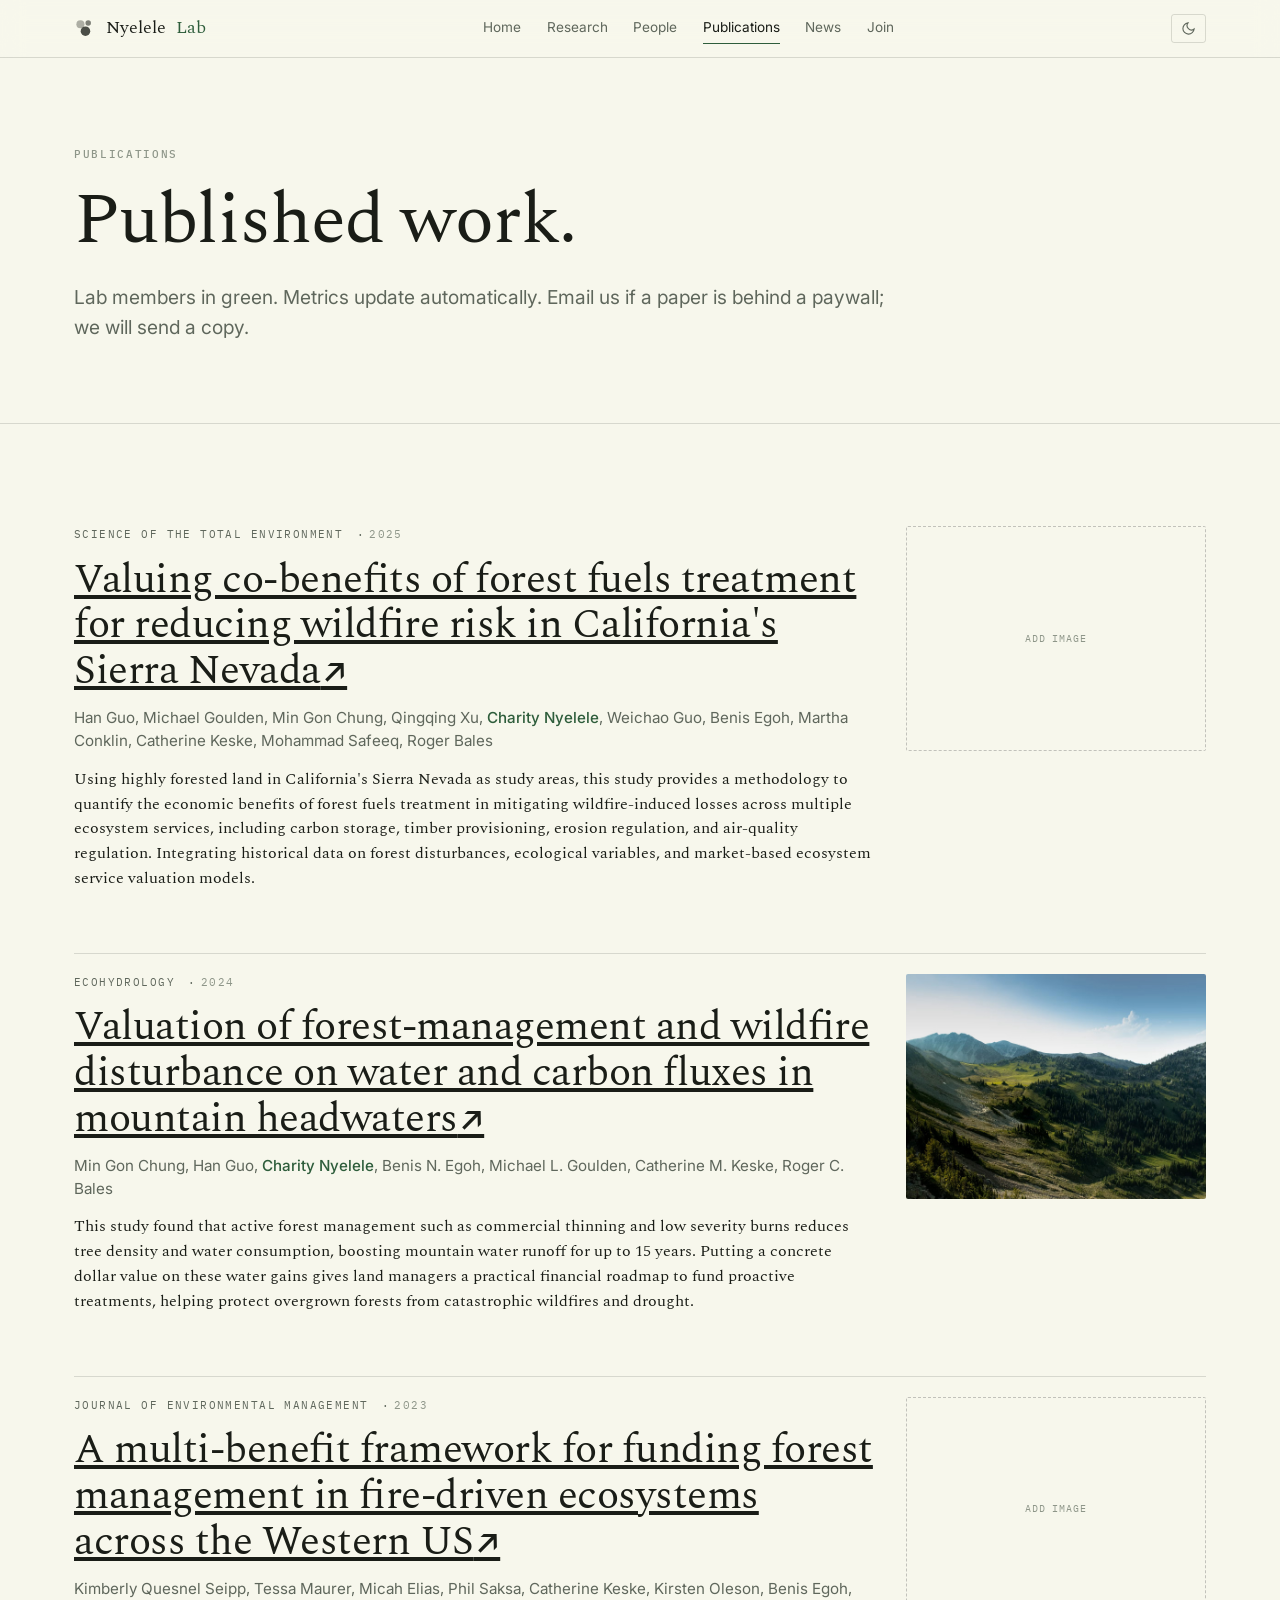
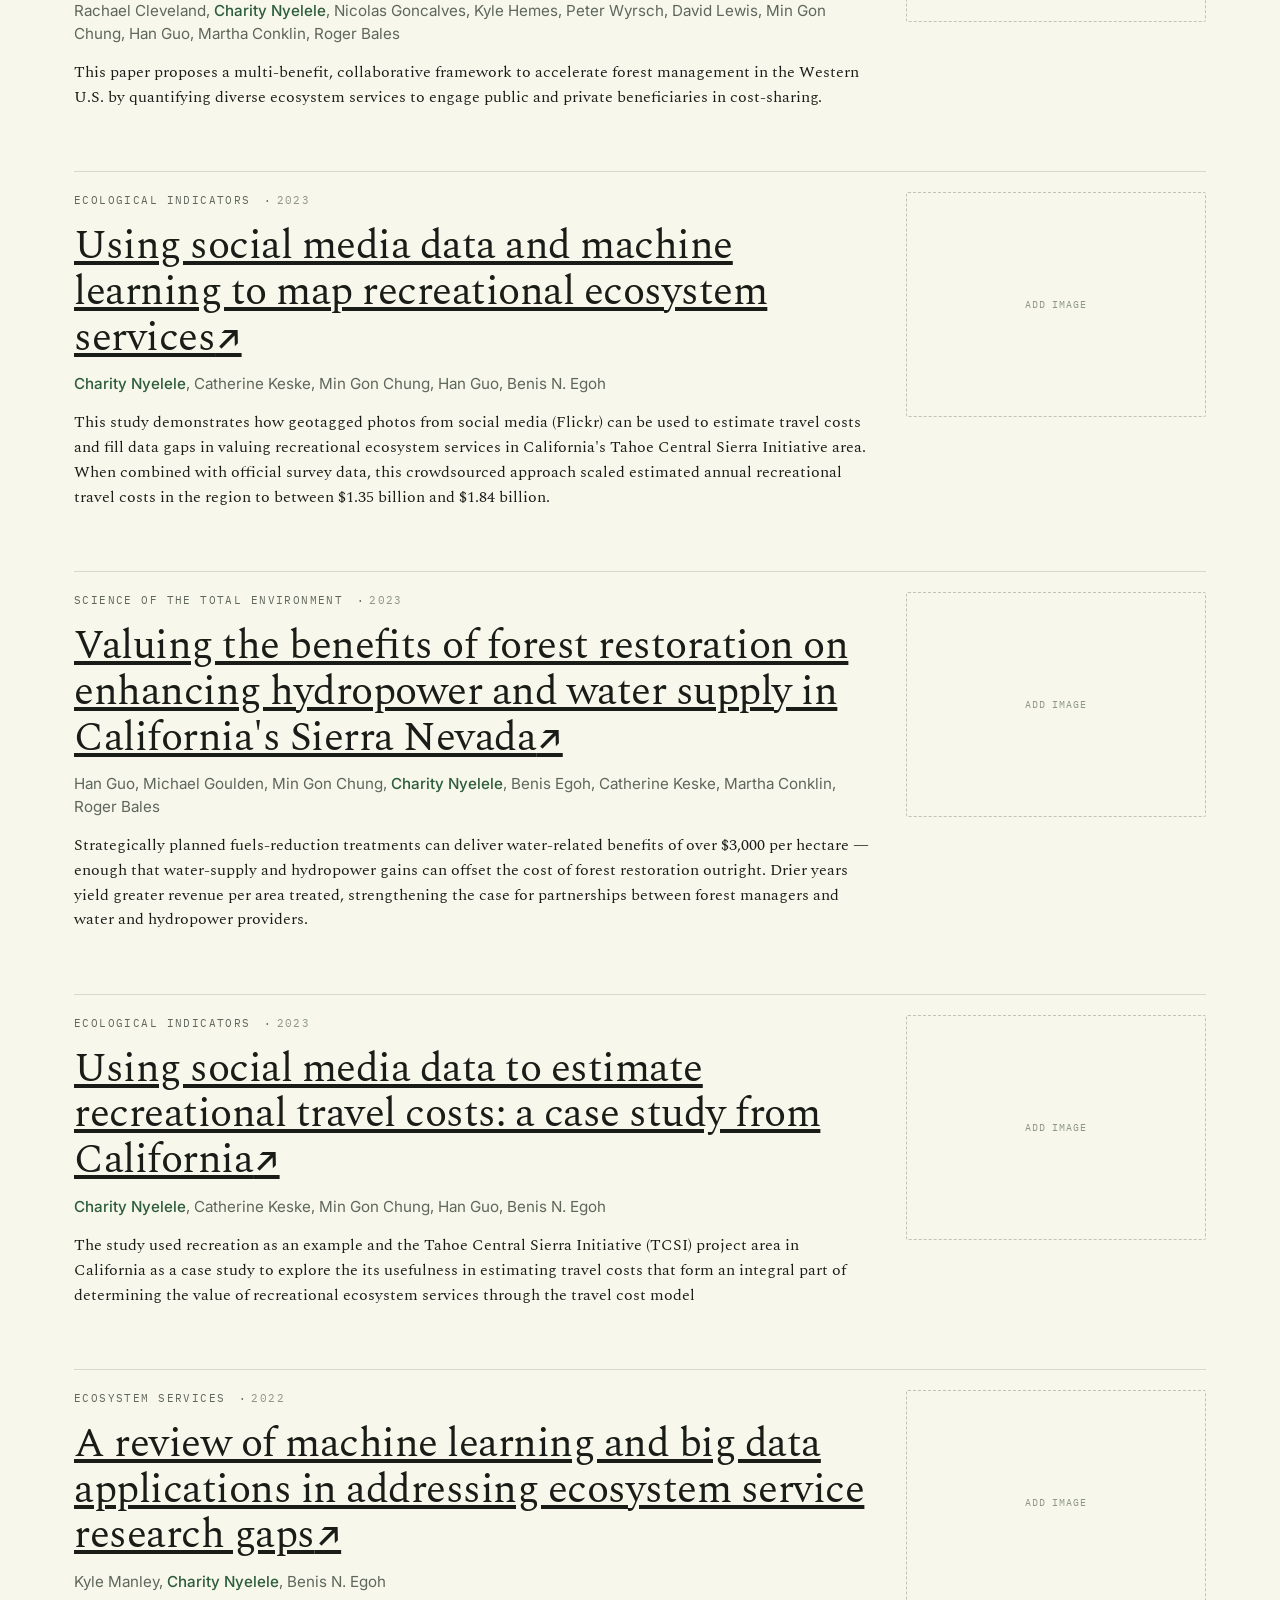
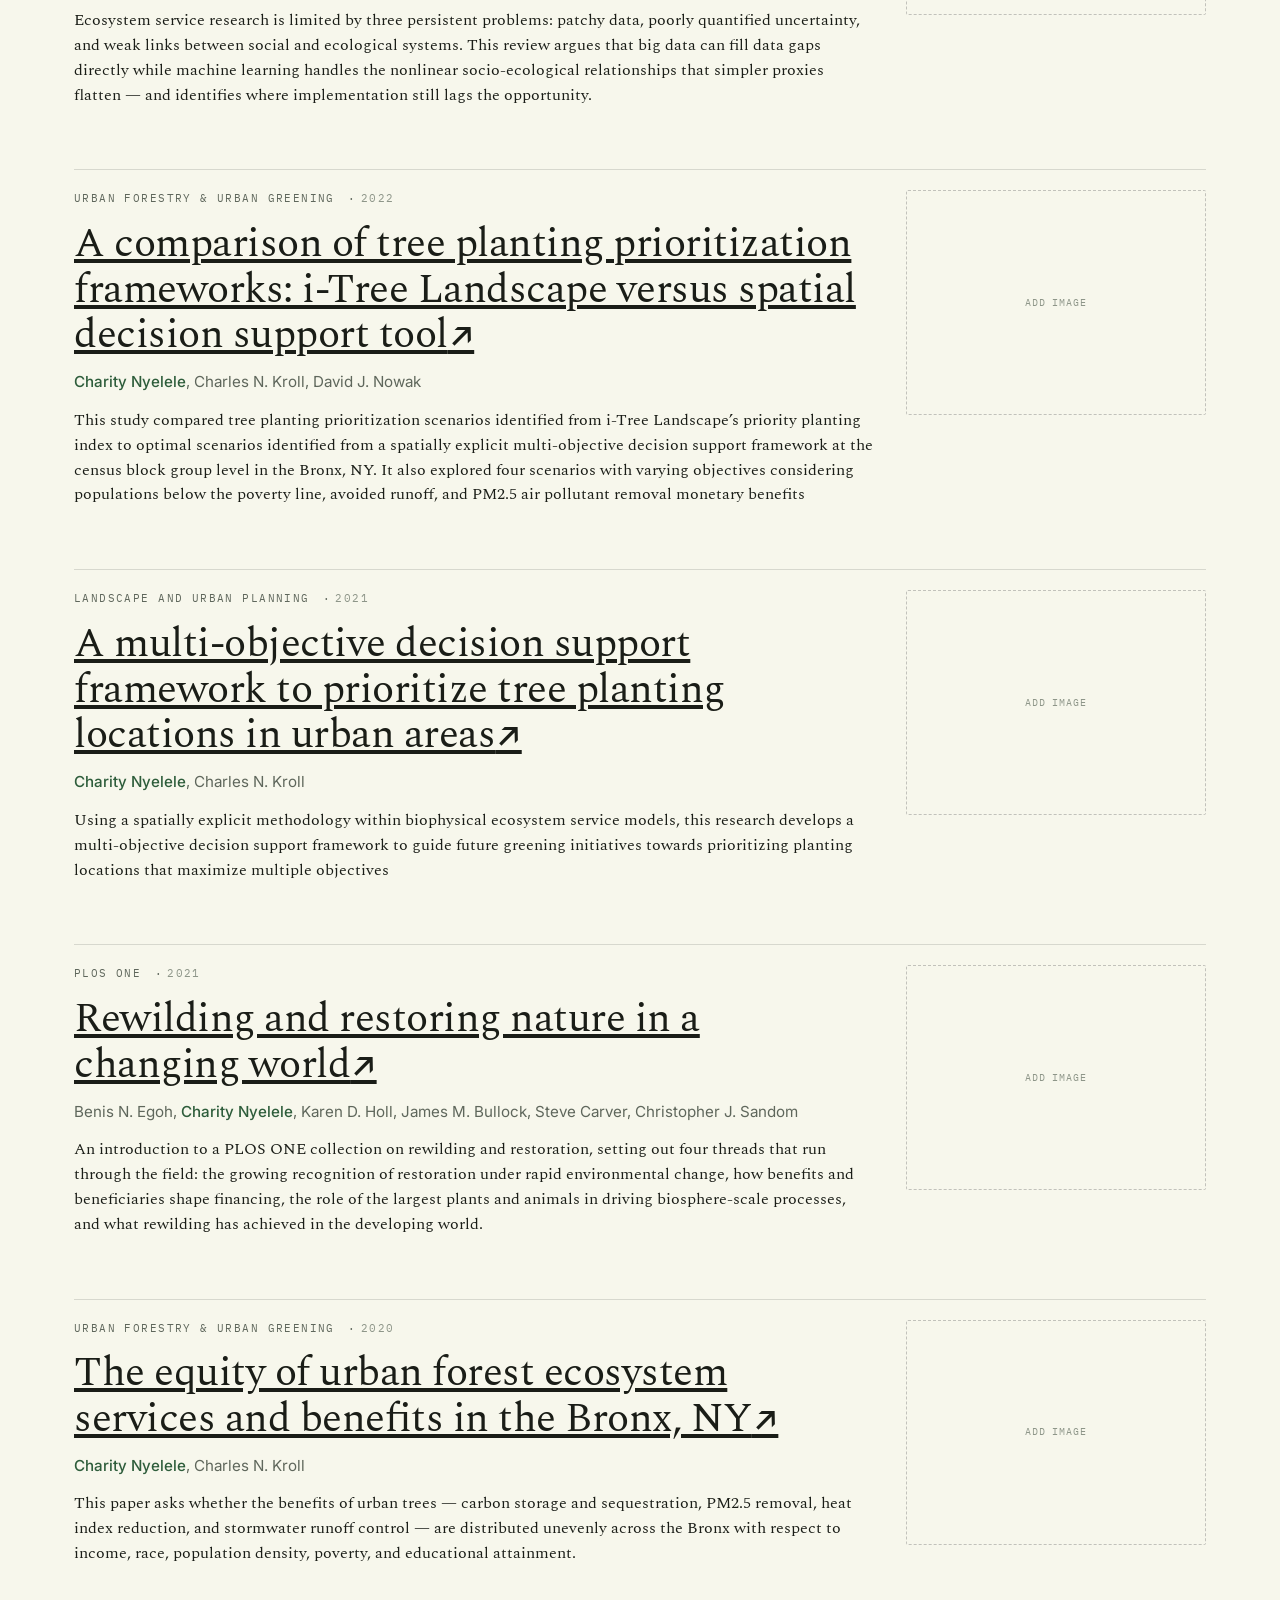
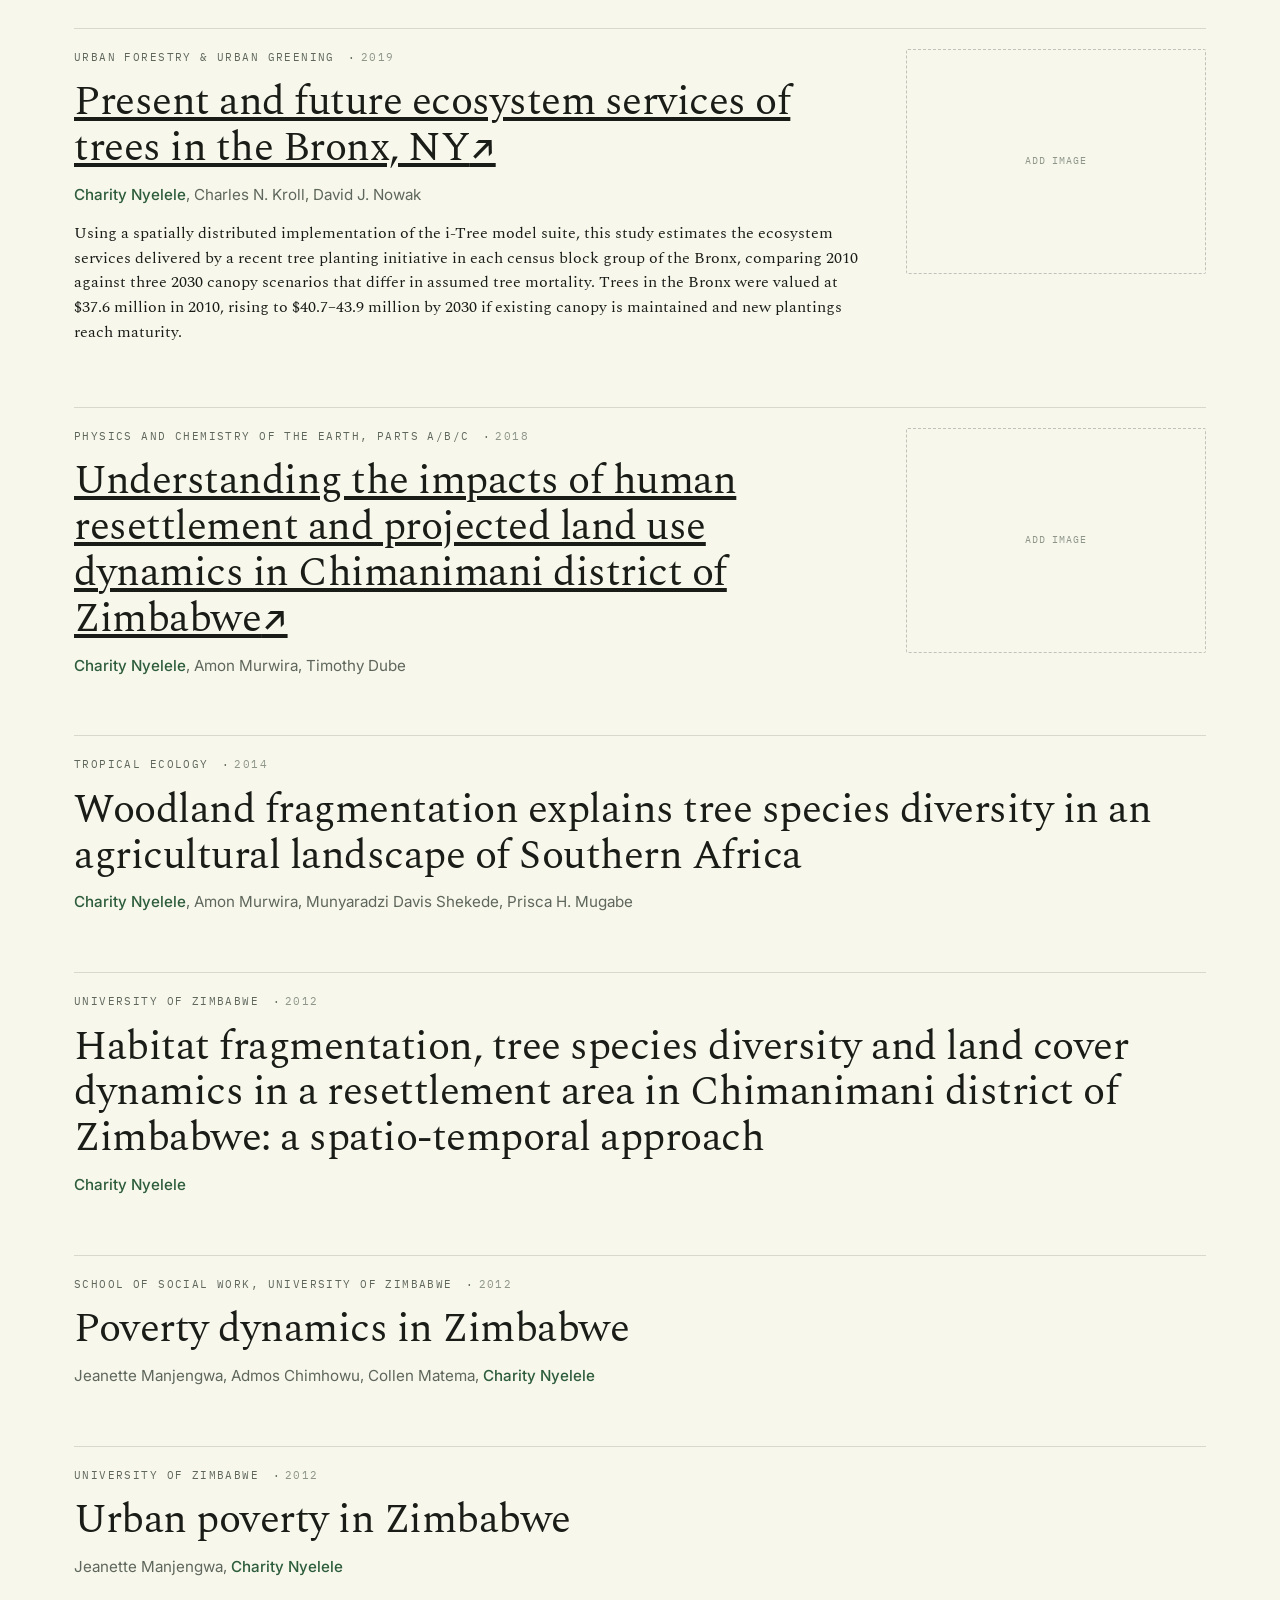
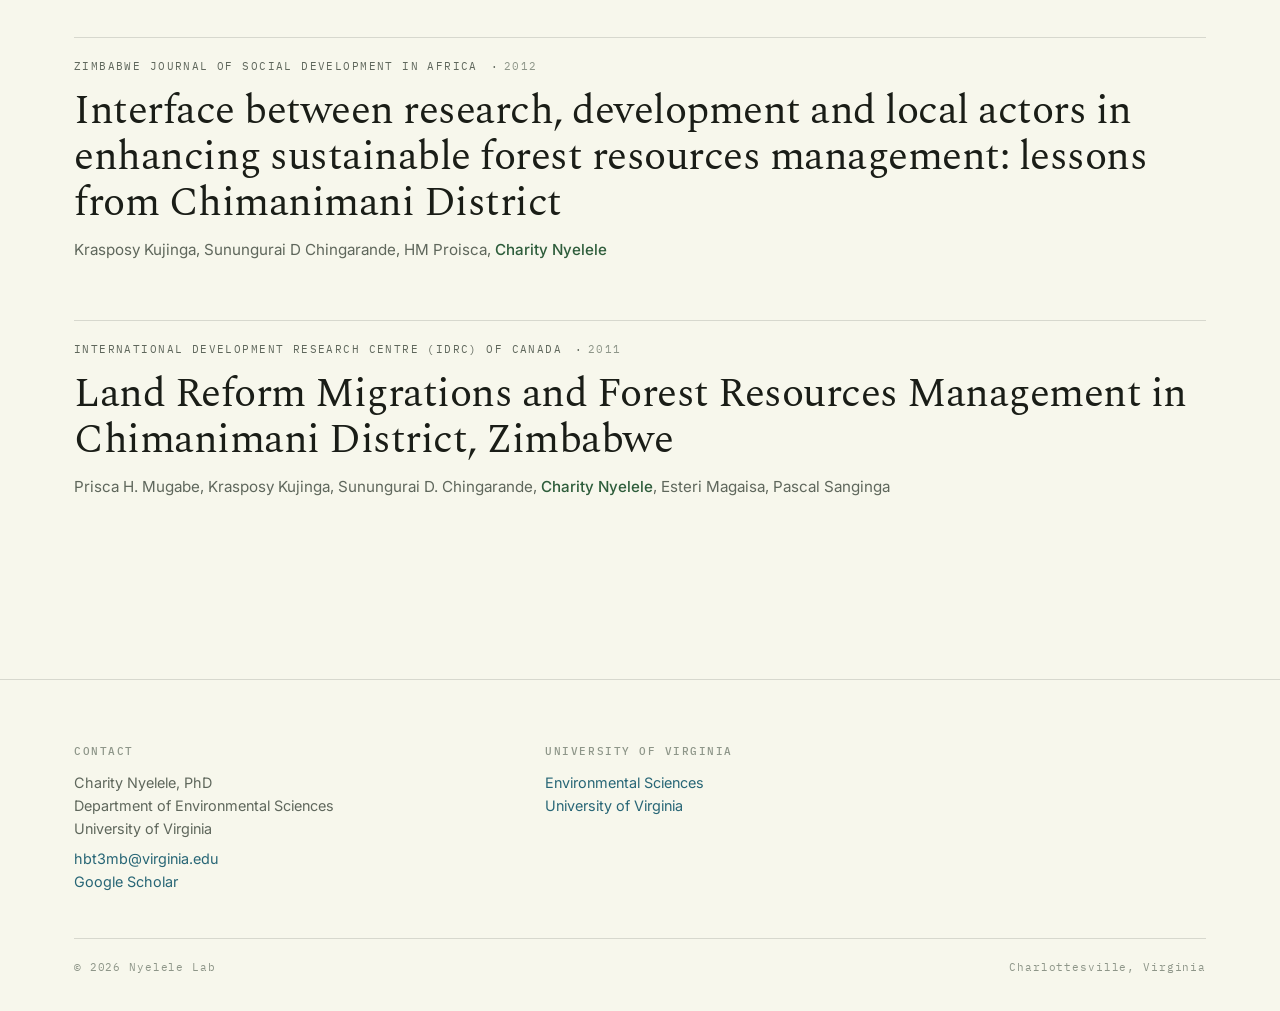
<file: publications.html>
<!DOCTYPE html>
<html lang="en">
<head>
<meta charset="utf-8">
<meta name="viewport" content="width=device-width, initial-scale=1">
<title>Publications — Nyelele Lab</title>
<meta name="description" content="Papers, datasets, and code from the Nyelele Lab at the University of Virginia.">
<meta name="theme-color" content="#F7F7EC">
<meta property="og:title" content="Publications — Nyelele Lab">
<meta property="og:description" content="Papers, datasets, and code from the Nyelele Lab at the University of Virginia.">
<meta property="og:type" content="website">
<link rel="preconnect" href="https://fonts.googleapis.com">
<link rel="preconnect" href="https://fonts.gstatic.com" crossorigin>
<link href="https://fonts.googleapis.com/css2?family=Spectral:ital,wght@0,300;0,400;0,600;1,400&family=Inter:wght@400;500;600&family=IBM+Plex+Mono:wght@400;500&display=swap" rel="stylesheet">
<link rel="stylesheet" href="assets/style.css">

<style>
/* ---------- badges: side by side, small, all screens ---------- */
.pub__badges{
  display:flex;
  flex-direction:row;
  flex-wrap:nowrap;
  align-items:center;
  gap:12px;
}
.pub__badges > *{
  flex:0 0 auto;
  width:auto !important;
  max-width:none;
  display:inline-block !important;
}
.pub__badges .altmetric-embed,
.pub__badges .__dimensions_badge_embed__{zoom:.6}

/* ---------- hide the standalone year markers ---------- */
.yearmark{display:none}

/* ---------- separator + spacing between articles (all screens) ---------- */
.pub{
  padding-bottom:44px;
  border-bottom:1px solid var(--rule);
  margin-bottom:20px;
}
.pub:last-of-type{border-bottom:0}

/* ---------- metadata strip: mono caps with a dot separator ---------- */
.pub__meta{
  font-family:var(--mono);font-size:.68rem;letter-spacing:.13em;text-transform:uppercase;
  color:var(--fg-faint);display:flex;flex-wrap:wrap;align-items:center;gap:6px 4px;
  margin-bottom:14px;
}
.pub__meta > *::after{content:"\00a0\00b7";margin-left:5px}
.pub__meta > *:last-child::after{content:""}
.pub__meta .venue{color:var(--fg-muted)}

/* ---------- authors, lab members in green ---------- */
.pub__authors{font-size:.95rem;line-height:1.5;color:var(--fg-muted);margin:0 0 14px}
.pub__authors .lab{color:var(--accent);font-weight:500}

/* ---------- summary ---------- */
.pub__summary{font-family:var(--serif);font-size:1rem;line-height:1.55;margin:0 0 18px;max-width:none}
.pub__title{margin:0 0 12px}

/* ---------- MOBILE ONLY: stack to one column ---------- */
@media (max-width:820px){
  .pub{
    grid-template-columns:1fr !important;
    gap:20px !important;
    padding-bottom:36px !important;
    border-bottom:1px solid var(--rule-strong) !important;
  }
  .pub__figure{max-width:100%}
  .pub__title{font-size:1.5rem;line-height:1.25}
  .pub__authors{font-size:.9rem}
  .pub__summary{font-size:.95rem}
}
</style>
</head>
<body>
<a class="skip" href="#main">Skip to content</a>

<header class="masthead">
  <div class="masthead__inner">
    <a class="wordmark" href="index.html"><svg class="wordmark__glyph" viewBox="0 0 24 24" aria-hidden="true"><circle cx="7" cy="8" r="4.4" fill="currentColor" opacity=".34"/><circle cx="15.5" cy="6.5" r="3" fill="currentColor" opacity=".55"/><circle cx="12.5" cy="15.5" r="5.2" fill="currentColor" opacity=".78"/></svg>Nyelele <em>Lab</em></a>
    <nav class="mainnav" id="mainnav" aria-label="Primary">
      <a href="index.html">Home</a>
      <a href="research.html">Research</a>
      <a href="people.html">People</a>
      <a href="publications.html" aria-current="page">Publications</a>
      <a href="news.html">News</a>
      <a href="join.html">Join</a>
    </nav>
    <div style="display:flex;gap:8px">
      <button class="iconbtn" id="themebtn" aria-label="Switch between light and dark">
        <svg class="icon-moon" viewBox="0 0 24 24" fill="none" stroke="currentColor" stroke-width="1.8" aria-hidden="true"><path d="M21 12.8A9 9 0 1 1 11.2 3a7 7 0 0 0 9.8 9.8z"/></svg>
        <svg class="icon-sun" viewBox="0 0 24 24" fill="none" stroke="currentColor" stroke-width="1.8" aria-hidden="true"><circle cx="12" cy="12" r="4.2"/><path d="M12 2v2.4M12 19.6V22M4.2 4.2l1.7 1.7M18.1 18.1l1.7 1.7M2 12h2.4M19.6 12H22M4.2 19.8l1.7-1.7M18.1 5.9l1.7-1.7"/></svg>
      </button>
      <button class="iconbtn navtoggle" id="navtoggle" aria-expanded="false" aria-controls="mainnav" aria-label="Menu">
        <svg viewBox="0 0 24 24" fill="none" stroke="currentColor" stroke-width="1.8" aria-hidden="true"><path d="M3 6h18M3 12h18M3 18h18"/></svg>
      </button>
    </div>
  </div>
</header>

<main id="main">

<section class="hero">
  <div class="shell">
    <span class="label">Publications</span>
    <h1>Published work.</h1>
    <p class="lede">Lab members in green. Metrics update automatically. Email us if a paper is behind
    a paywall; we will send a copy.</p>
  </div>
</section>

<section class="section">
  <div class="shell">
    <div class="pubset">

<!-- ================================================================
     HOW TO ADD A PAPER
     Copy one <article class="pub"> block, paste it at the top, and
     change: the venue and year, the title and DOI link, the authors
     (wrap lab members in <span class="lab">), the summary, the image,
     and the DOI in BOTH badge tags.
     Add class "pub--featured" for a green border on a highlighted paper.
     ================================================================ -->

      <div class="yearmark">2025</div>

      <article class="pub" style="display:grid;grid-template-columns:minmax(0,1fr) 300px;gap:32px;align-items:start">
        <div>
          <div class="pub__meta">
            <span class="venue">Science of The Total Environment</span>
            <span>2025</span>
          </div>

          <h2 class="pub__title">
            <a href="https://doi.org/10.1016/j.scitotenv.2025.180487">Valuing co-benefits of forest
            fuels treatment for reducing wildfire risk in California's Sierra
            Nevada<span class="ext">&#8599;</span></a>
          </h2>

          <p class="pub__authors">
            Han Guo, Michael Goulden, Min Gon Chung, Qingqing Xu, <span class="lab">Charity Nyelele</span>,
            Weichao Guo, Benis Egoh, Martha Conklin, Catherine Keske, Mohammad Safeeq, Roger Bales
          </p>

          <p class="pub__summary">Using highly forested land in California's Sierra Nevada as study areas, this study provides a methodology
            to quantify the economic benefits of forest fuels treatment in mitigating wildfire-induced losses across multiple ecosystem
            services, including carbon storage, timber provisioning, erosion regulation, and air-quality regulation. 
            Integrating historical data on forest disturbances, ecological variables, and market-based ecosystem service
            valuation models.</p>

          <div class="pub__badges">
            <div class="altmetric-embed" data-badge-type="donut" data-badge-popover="right"
                 data-doi="10.1016/j.scitotenv.2025.180487"></div>
            <span class="__dimensions_badge_embed__" data-doi="10.1016/j.scitotenv.2025.180487"
                  data-style="small_circle"></span>
          </div>
        </div>

        <figure class="pub__figure" style="margin:0">
          <div style="aspect-ratio:4/3;border:1px dashed rgba(128,128,128,.45);border-radius:2px;display:flex;align-items:center;justify-content:center;font-family:'IBM Plex Mono',monospace;font-size:.62rem;letter-spacing:.1em;color:#8E9689;text-align:center;padding:12px">ADD IMAGE</div>
        </figure>
      </article>

      <div class="yearmark">2024</div>

      <article class="pub pub--featured" style="display:grid;grid-template-columns:minmax(0,1fr) 300px;gap:32px;align-items:start">
        <div>
          <div class="pub__meta">
            <span class="venue">Ecohydrology</span>
            <span>2024</span>
          </div>

          <h2 class="pub__title">
            <a href="https://doi.org/10.1002/eco.2642">Valuation of forest-management and wildfire
            disturbance on water and carbon fluxes in mountain headwaters<span class="ext">&#8599;</span></a>
          </h2>

          <p class="pub__authors">
            Min Gon Chung, Han Guo, <span class="lab">Charity Nyelele</span>, Benis N. Egoh,
            Michael L. Goulden, Catherine M. Keske, Roger C. Bales
          </p>

          <p class="pub__summary">This study found that active forest management such as commercial
          thinning and low severity burns reduces tree density and water consumption, boosting
          mountain water runoff for up to 15 years. Putting a concrete dollar value on these water
          gains gives land managers a practical financial roadmap to fund proactive treatments,
          helping protect overgrown forests from catastrophic wildfires and drought.</p>

          <div class="pub__badges">
            <div class="altmetric-embed" data-badge-type="donut" data-badge-popover="right"
                 data-doi="10.1002/eco.2642"></div>
            <span class="__dimensions_badge_embed__" data-doi="10.1002/eco.2642"
                  data-style="small_circle"></span>
          </div>
        </div>

        <figure class="pub__figure" style="margin:0">
          <img src="assets/assets/chungg.jpg" alt="Mountain headwaters"
               style="width:100%;aspect-ratio:4/3;object-fit:cover;border-radius:2px">
        </figure>
      </article>

<article class="pub" style="display:grid;grid-template-columns:minmax(0,1fr) 300px;gap:32px;align-items:start">
        <div>
          <div class="pub__meta">
            <span class="venue">Journal of Environmental Management</span>
            <span>2023</span>
          </div>

          <h2 class="pub__title">
            <a href="https://doi.org/10.1016/j.jenvman.2023.118270">A multi-benefit framework for
            funding forest management in fire-driven ecosystems across the Western
            US<span class="ext">&#8599;</span></a>
          </h2>

          <p class="pub__authors">
            Kimberly Quesnel Seipp, Tessa Maurer, Micah Elias, Phil Saksa, Catherine Keske,
            Kirsten Oleson, Benis Egoh, Rachael Cleveland, <span class="lab">Charity Nyelele</span>,
            Nicolas Goncalves, Kyle Hemes, Peter Wyrsch, David Lewis, Min Gon Chung, Han Guo,
            Martha Conklin, Roger Bales
          </p>

          <p class="pub__summary">This paper proposes a multi-benefit, collaborative framework to accelerate forest management in the Western U.S. by quantifying diverse ecosystem services to engage public and private beneficiaries in cost-sharing.</p>

          <div class="pub__badges">
            <div class="altmetric-embed" data-badge-type="donut" data-badge-popover="right"
                 data-doi="10.1016/j.jenvman.2023.118270"></div>
            <span class="__dimensions_badge_embed__" data-doi="10.1016/j.jenvman.2023.118270"
                  data-style="small_circle"></span>
          </div>
        </div>

        <figure class="pub__figure" style="margin:0">
          <div style="aspect-ratio:4/3;border:1px dashed rgba(128,128,128,.45);border-radius:2px;display:flex;align-items:center;justify-content:center;font-family:'IBM Plex Mono',monospace;font-size:.62rem;letter-spacing:.1em;color:#8E9689;text-align:center;padding:12px">ADD IMAGE</div>
        </figure>
      </article>
      
      
      <div class="yearmark">2023</div>

      <article class="pub" style="display:grid;grid-template-columns:minmax(0,1fr) 300px;gap:32px;align-items:start">
        <div>
          <div class="pub__meta">
            <span class="venue">Ecological Indicators</span>
            <span>2023</span>
          </div>

          <h2 class="pub__title">
            <a href="https://doi.org/10.1016/j.ecolind.2023.110606">Using social media data and
            machine learning to map recreational ecosystem services<span class="ext">&#8599;</span></a>
          </h2>

          <p class="pub__authors">
            <span class="lab">Charity Nyelele</span>, Catherine Keske, Min Gon Chung, Han Guo,
            Benis N. Egoh
          </p>

          <p class="pub__summary">This study demonstrates how geotagged photos from social media (Flickr) can be used to estimate travel costs and fill data gaps in valuing recreational ecosystem services in California's Tahoe Central Sierra Initiative area. When combined with official survey data, this crowdsourced approach scaled estimated annual recreational travel costs in the region to between $1.35 billion and $1.84 billion.</p>

          <div class="pub__badges">
            <div class="altmetric-embed" data-badge-type="donut" data-badge-popover="right"
                 data-doi="10.1016/j.ecolind.2023.110606"></div>
            <span class="__dimensions_badge_embed__" data-doi="10.1016/j.ecolind.2023.110606"
                  data-style="small_circle"></span>
          </div>
        </div>

        <figure class="pub__figure" style="margin:0">
          <div style="aspect-ratio:4/3;border:1px dashed rgba(128,128,128,.45);border-radius:2px;display:flex;align-items:center;justify-content:center;font-family:'IBM Plex Mono',monospace;font-size:.62rem;letter-spacing:.1em;color:#8E9689;text-align:center;padding:12px">ADD IMAGE</div>
        </figure>
      </article>

      <article class="pub" style="display:grid;grid-template-columns:minmax(0,1fr) 300px;gap:32px;align-items:start">
        <div>
          <div class="pub__meta">
            <span class="venue">Science of The Total Environment</span>
            <span>2023</span>
          </div>

          <h2 class="pub__title">
            <a href="https://doi.org/10.1016/j.scitotenv.2023.162836">Valuing the benefits of forest
            restoration on enhancing hydropower and water supply in California's Sierra
            Nevada<span class="ext">&#8599;</span></a>
          </h2>

          <p class="pub__authors">
            Han Guo, Michael Goulden, Min Gon Chung, <span class="lab">Charity Nyelele</span>,
            Benis Egoh, Catherine Keske, Martha Conklin, Roger Bales
          </p>

          <p class="pub__summary">Strategically planned fuels-reduction treatments can deliver
          water-related benefits of over $3,000 per hectare &mdash; enough that water-supply and
          hydropower gains can offset the cost of forest restoration outright. Drier years yield
          greater revenue per area treated, strengthening the case for partnerships between forest
          managers and water and hydropower providers.</p>

          <div class="pub__badges">
            <div class="altmetric-embed" data-badge-type="donut" data-badge-popover="right"
                 data-doi="10.1016/j.scitotenv.2023.162836"></div>
            <span class="__dimensions_badge_embed__" data-doi="10.1016/j.scitotenv.2023.162836"
                  data-style="small_circle"></span>
          </div>
        </div>

        <figure class="pub__figure" style="margin:0">
          <div style="aspect-ratio:4/3;border:1px dashed rgba(128,128,128,.45);border-radius:2px;display:flex;align-items:center;justify-content:center;font-family:'IBM Plex Mono',monospace;font-size:.62rem;letter-spacing:.1em;color:#8E9689;text-align:center;padding:12px">ADD IMAGE</div>
        </figure>
      </article>

      <!-- The citation you gave for this one is incomplete (no journal, truncated
           title, no DOI). Fill in the venue and DOI, or delete the block. Badges
           are omitted because they cannot resolve without a DOI. -->
      
      
     <article class="pub" style="display:grid;grid-template-columns:minmax(0,1fr) 300px;gap:32px;align-items:start">
        <div>
          <div class="pub__meta">
            <span class="venue">Ecological Indicators</span>
            <span>2023</span>
          </div>

          <h2 class="pub__title">
            <a href="https://doi.org/10.1016/j.ecolind.2023.110638">Using social media data to
            estimate recreational travel costs: a case study from
            California<span class="ext">&#8599;</span></a>
          </h2>

          <p class="pub__authors">
            <span class="lab">Charity Nyelele</span>, Catherine Keske, Min Gon Chung, Han Guo,
            Benis N. Egoh
          </p>

          <p class="pub__summary">The study used recreation as an example and the Tahoe Central Sierra Initiative (TCSI) project area in California as a case study to explore the its usefulness in estimating travel costs that form an integral part of determining the value of recreational ecosystem services through the travel cost model</p>

          <div class="pub__badges">
            <div class="altmetric-embed" data-badge-type="donut" data-badge-popover="right"
                 data-doi="10.1016/j.ecolind.2023.110638"></div>
            <span class="__dimensions_badge_embed__" data-doi="10.1016/j.ecolind.2023.110638"
                  data-style="small_circle"></span>
          </div>
        </div>

        <figure class="pub__figure" style="margin:0">
          <div style="aspect-ratio:4/3;border:1px dashed rgba(128,128,128,.45);border-radius:2px;display:flex;align-items:center;justify-content:center;font-family:'IBM Plex Mono',monospace;font-size:.62rem;letter-spacing:.1em;color:#8E9689;text-align:center;padding:12px">ADD IMAGE</div>
        </figure>
      </article>



      
      <div class="yearmark">2022</div>

      <article class="pub" style="display:grid;grid-template-columns:minmax(0,1fr) 300px;gap:32px;align-items:start">
        <div>
          <div class="pub__meta">
            <span class="venue">Ecosystem Services</span>
            <span>2022</span>
          </div>

          <h2 class="pub__title">
            <a href="https://doi.org/10.1016/j.ecoser.2022.101478">A review of machine learning and
            big data applications in addressing ecosystem service research
            gaps<span class="ext">&#8599;</span></a>
          </h2>

          <p class="pub__authors">
            Kyle Manley, <span class="lab">Charity Nyelele</span>, Benis N. Egoh
          </p>

          <p class="pub__summary">Ecosystem service research is limited by three persistent problems:
          patchy data, poorly quantified uncertainty, and weak links between social and ecological
          systems. This review argues that big data can fill data gaps directly while machine
          learning handles the nonlinear socio-ecological relationships that simpler proxies flatten
          &mdash; and identifies where implementation still lags the opportunity.</p>

          <div class="pub__badges">
            <div class="altmetric-embed" data-badge-type="donut" data-badge-popover="right"
                 data-doi="10.1016/j.ecoser.2022.101478"></div>
            <span class="__dimensions_badge_embed__" data-doi="10.1016/j.ecoser.2022.101478"
                  data-style="small_circle"></span>
          </div>
        </div>

        <figure class="pub__figure" style="margin:0">
          <div style="aspect-ratio:4/3;border:1px dashed rgba(128,128,128,.45);border-radius:2px;display:flex;align-items:center;justify-content:center;font-family:'IBM Plex Mono',monospace;font-size:.62rem;letter-spacing:.1em;color:#8E9689;text-align:center;padding:12px">ADD IMAGE</div>
        </figure>
      </article>

      <article class="pub" style="display:grid;grid-template-columns:minmax(0,1fr) 300px;gap:32px;align-items:start">
        <div>
          <div class="pub__meta">
            <span class="venue">Urban Forestry &amp; Urban Greening</span>
            <span>2022</span>
          </div>

          <h2 class="pub__title">
            <a href="https://doi.org/10.1016/j.ufug.2022.127703">A comparison of tree planting
            prioritization frameworks: i-Tree Landscape versus spatial decision support
            tool<span class="ext">&#8599;</span></a>
          </h2>

          <p class="pub__authors">
            <span class="lab">Charity Nyelele</span>, Charles N. Kroll, David J. Nowak
          </p>

          <p class="pub__summary">This study compared tree planting prioritization scenarios identified from i-Tree Landscape’s priority planting index to optimal scenarios identified from a spatially explicit multi-objective decision support framework at the census block group level in the Bronx, NY. It also explored four scenarios with varying objectives considering populations below the poverty line, avoided runoff, and PM2.5 air pollutant removal monetary benefits</p>

          <div class="pub__badges">
            <div class="altmetric-embed" data-badge-type="donut" data-badge-popover="right"
                 data-doi="10.1016/j.ufug.2022.127703"></div>
            <span class="__dimensions_badge_embed__" data-doi="10.1016/j.ufug.2022.127703"
                  data-style="small_circle"></span>
          </div>
        </div>

        <figure class="pub__figure" style="margin:0">
          <div style="aspect-ratio:4/3;border:1px dashed rgba(128,128,128,.45);border-radius:2px;display:flex;align-items:center;justify-content:center;font-family:'IBM Plex Mono',monospace;font-size:.62rem;letter-spacing:.1em;color:#8E9689;text-align:center;padding:12px">ADD IMAGE</div>
        </figure>
      </article>

      <div class="yearmark">2021</div>

      <article class="pub" style="display:grid;grid-template-columns:minmax(0,1fr) 300px;gap:32px;align-items:start">
        <div>
          <div class="pub__meta">
            <span class="venue">Landscape and Urban Planning</span>
            <span>2021</span>
          </div>

          <h2 class="pub__title">
            <a href="https://doi.org/10.1016/j.landurbplan.2021.104172">A multi-objective decision
            support framework to prioritize tree planting locations in urban
            areas<span class="ext">&#8599;</span></a>
          </h2>

          <p class="pub__authors">
            <span class="lab">Charity Nyelele</span>, Charles N. Kroll
          </p>

          <p class="pub__summary">Using a spatially explicit methodology within biophysical ecosystem service models, this research develops a multi-objective decision support framework to guide future greening initiatives towards prioritizing planting locations that maximize multiple objectives</p>

          <div class="pub__badges">
            <div class="altmetric-embed" data-badge-type="donut" data-badge-popover="right"
                 data-doi="10.1016/j.landurbplan.2021.104172"></div>
            <span class="__dimensions_badge_embed__" data-doi="10.1016/j.landurbplan.2021.104172"
                  data-style="small_circle"></span>
          </div>
        </div>

        <figure class="pub__figure" style="margin:0">
          <div style="aspect-ratio:4/3;border:1px dashed rgba(128,128,128,.45);border-radius:2px;display:flex;align-items:center;justify-content:center;font-family:'IBM Plex Mono',monospace;font-size:.62rem;letter-spacing:.1em;color:#8E9689;text-align:center;padding:12px">ADD IMAGE</div>
        </figure>
      </article>

      <article class="pub" style="display:grid;grid-template-columns:minmax(0,1fr) 300px;gap:32px;align-items:start">
        <div>
          <div class="pub__meta">
            <span class="venue">PLOS ONE</span>
            <span>2021</span>
          </div>

          <h2 class="pub__title">
            <a href="https://doi.org/10.1371/journal.pone.0254249">Rewilding and restoring nature in
            a changing world<span class="ext">&#8599;</span></a>
          </h2>

          <p class="pub__authors">
            Benis N. Egoh, <span class="lab">Charity Nyelele</span>, Karen D. Holl, James M. Bullock,
            Steve Carver, Christopher J. Sandom
          </p>

          <p class="pub__summary">An introduction to a PLOS ONE collection on rewilding and
          restoration, setting out four threads that run through the field: the growing recognition
          of restoration under rapid environmental change, how benefits and beneficiaries shape
          financing, the role of the largest plants and animals in driving biosphere-scale
          processes, and what rewilding has achieved in the developing world.</p>

          <div class="pub__badges">
            <div class="altmetric-embed" data-badge-type="donut" data-badge-popover="right"
                 data-doi="10.1371/journal.pone.0254249"></div>
            <span class="__dimensions_badge_embed__" data-doi="10.1371/journal.pone.0254249"
                  data-style="small_circle"></span>
          </div>
        </div>

        <figure class="pub__figure" style="margin:0">
          <div style="aspect-ratio:4/3;border:1px dashed rgba(128,128,128,.45);border-radius:2px;display:flex;align-items:center;justify-content:center;font-family:'IBM Plex Mono',monospace;font-size:.62rem;letter-spacing:.1em;color:#8E9689;text-align:center;padding:12px">ADD IMAGE</div>
        </figure>
      </article>

      <div class="yearmark">2020</div>

      <article class="pub" style="display:grid;grid-template-columns:minmax(0,1fr) 300px;gap:32px;align-items:start">
        <div>
          <div class="pub__meta">
            <span class="venue">Urban Forestry &amp; Urban Greening</span>
            <span>2020</span>
          </div>

          <h2 class="pub__title">
            <a href="https://doi.org/10.1016/j.ufug.2020.126723">The equity of urban forest ecosystem
            services and benefits in the Bronx, NY<span class="ext">&#8599;</span></a>
          </h2>

          <p class="pub__authors">
            <span class="lab">Charity Nyelele</span>, Charles N. Kroll
          </p>

          <p class="pub__summary">This paper asks whether the benefits of urban trees &mdash; carbon
          storage and sequestration, PM2.5 removal, heat index reduction, and stormwater runoff
          control &mdash; are distributed unevenly across the Bronx with respect to income, race,
          population density, poverty, and educational attainment.</p>

          <div class="pub__badges">
            <div class="altmetric-embed" data-badge-type="donut" data-badge-popover="right"
                 data-doi="10.1016/j.ufug.2020.126723"></div>
            <span class="__dimensions_badge_embed__" data-doi="10.1016/j.ufug.2020.126723"
                  data-style="small_circle"></span>
          </div>
        </div>

        <figure class="pub__figure" style="margin:0">
          <div style="aspect-ratio:4/3;border:1px dashed rgba(128,128,128,.45);border-radius:2px;display:flex;align-items:center;justify-content:center;font-family:'IBM Plex Mono',monospace;font-size:.62rem;letter-spacing:.1em;color:#8E9689;text-align:center;padding:12px">ADD IMAGE</div>
        </figure>
      </article>

      <div class="yearmark">2019</div>

      <article class="pub" style="display:grid;grid-template-columns:minmax(0,1fr) 300px;gap:32px;align-items:start">
        <div>
          <div class="pub__meta">
            <span class="venue">Urban Forestry &amp; Urban Greening</span>
            <span>2019</span>
          </div>

          <h2 class="pub__title">
            <a href="https://doi.org/10.1016/j.ufug.2019.04.018">Present and future ecosystem
            services of trees in the Bronx, NY<span class="ext">&#8599;</span></a>
          </h2>

          <p class="pub__authors">
            <span class="lab">Charity Nyelele</span>, Charles N. Kroll, David J. Nowak
          </p>

          <p class="pub__summary">Using a spatially distributed implementation of the i-Tree model
          suite, this study estimates the ecosystem services delivered by a recent tree planting
          initiative in each census block group of the Bronx, comparing 2010 against three 2030
          canopy scenarios that differ in assumed tree mortality. Trees in the Bronx were valued at
          $37.6 million in 2010, rising to $40.7&ndash;43.9 million by 2030 if existing canopy is
          maintained and new plantings reach maturity.</p>

          <div class="pub__badges">
            <div class="altmetric-embed" data-badge-type="donut" data-badge-popover="right"
                 data-doi="10.1016/j.ufug.2019.04.018"></div>
            <span class="__dimensions_badge_embed__" data-doi="10.1016/j.ufug.2019.04.018"
                  data-style="small_circle"></span>
          </div>
        </div>

        <figure class="pub__figure" style="margin:0">
          <div style="aspect-ratio:4/3;border:1px dashed rgba(128,128,128,.45);border-radius:2px;display:flex;align-items:center;justify-content:center;font-family:'IBM Plex Mono',monospace;font-size:.62rem;letter-spacing:.1em;color:#8E9689;text-align:center;padding:12px">ADD IMAGE</div>
        </figure>
      </article>


      <article class="pub" style="display:grid;grid-template-columns:minmax(0,1fr) 300px;gap:32px;align-items:start">
        <div>
          <div class="pub__meta">
            <span class="venue">Physics and Chemistry of the Earth, Parts A/B/C</span>
            <span>2018</span>
          </div>

          <h2 class="pub__title">
            <a href="https://doi.org/10.1016/j.pce.2018.05.011">Understanding the impacts of human
            resettlement and projected land use dynamics in Chimanimani district of
            Zimbabwe<span class="ext">&#8599;</span></a>
          </h2>

          <p class="pub__authors">
            <span class="lab">Charity Nyelele</span>, Amon Murwira, Timothy Dube
          </p>

          <div class="pub__badges">
            <div class="altmetric-embed" data-badge-type="donut" data-badge-popover="right"
                 data-doi="10.1016/j.pce.2018.05.011"></div>
            <span class="__dimensions_badge_embed__" data-doi="10.1016/j.pce.2018.05.011"
                  data-style="small_circle"></span>
          </div>
        </div>

        <figure class="pub__figure" style="margin:0">
          <div style="aspect-ratio:4/3;border:1px dashed rgba(128,128,128,.45);border-radius:2px;display:flex;align-items:center;justify-content:center;font-family:'IBM Plex Mono',monospace;font-size:.62rem;letter-spacing:.1em;color:#8E9689;text-align:center;padding:12px">ADD IMAGE</div>
        </figure>
      </article>

      <article class="pub pub--nofigure" style="display:grid;grid-template-columns:minmax(0,1fr);gap:32px;align-items:start">
        <div>
          <div class="pub__meta">
            <span class="venue">Tropical Ecology</span>
            <span>2014</span>
          </div>

          <h2 class="pub__title">
            Woodland fragmentation explains tree species diversity in an agricultural landscape of
            Southern Africa
          </h2>

          <p class="pub__authors">
            <span class="lab">Charity Nyelele</span>, Amon Murwira, Munyaradzi Davis Shekede,
            Prisca H. Mugabe
          </p>

          
        </div>
      </article>

      <article class="pub pub--nofigure" style="display:grid;grid-template-columns:minmax(0,1fr);gap:32px;align-items:start">
        <div>
          <div class="pub__meta">
            <span class="venue">University of Zimbabwe</span>
            <span>2012</span>
          </div>

          <h2 class="pub__title">
            Habitat fragmentation, tree species diversity and land cover dynamics in a resettlement
            area in Chimanimani district of Zimbabwe: a spatio-temporal approach
          </h2>

          <p class="pub__authors">
            <span class="lab">Charity Nyelele</span>
          </p>

        
        </div>
      </article>

      <article class="pub pub--nofigure" style="display:grid;grid-template-columns:minmax(0,1fr);gap:32px;align-items:start">
        <div>
          <div class="pub__meta">
            <span class="venue">School of Social Work, University of Zimbabwe</span>
            <span>2012</span>
          </div>

          <h2 class="pub__title">Poverty dynamics in Zimbabwe</h2>

          <p class="pub__authors">
            Jeanette Manjengwa, Admos Chimhowu, Collen Matema, <span class="lab">Charity Nyelele</span>
          </p>

          
        </div>
      </article>

      <article class="pub pub--nofigure" style="display:grid;grid-template-columns:minmax(0,1fr);gap:32px;align-items:start">
        <div>
          <div class="pub__meta">
            <span class="venue">University of Zimbabwe</span>
            <span>2012</span>
          </div>

          <h2 class="pub__title">Urban poverty in Zimbabwe</h2>

          <p class="pub__authors">
            Jeanette Manjengwa, <span class="lab">Charity Nyelele</span>
          </p>

          
        </div>
      </article>

      <article class="pub pub--nofigure" style="display:grid;grid-template-columns:minmax(0,1fr);gap:32px;align-items:start">
        <div>
          <div class="pub__meta">
            <span class="venue">Zimbabwe Journal of Social Development in Africa</span>
            <span>2012</span>
          </div>

          <h2 class="pub__title">
            Interface between research, development and local actors in enhancing sustainable forest
            resources management: lessons from Chimanimani District
          </h2>

          <p class="pub__authors">
            Krasposy Kujinga, Sunungurai D Chingarande, HM Proisca, <span class="lab">Charity Nyelele</span>
          </p>

        
        </div>
      </article>


      <article class="pub pub--nofigure" style="display:grid;grid-template-columns:minmax(0,1fr);gap:32px;align-items:start">
        <div>
          <div class="pub__meta">
            <span class="venue">International Development Research Centre (IDRC) of Canada</span>
            <span>2011</span>
          </div>

          <h2 class="pub__title">
            Land Reform Migrations and Forest Resources Management in Chimanimani District, Zimbabwe
          </h2>

          <p class="pub__authors">
            Prisca H. Mugabe, Krasposy Kujinga, Sunungurai D. Chingarande, <span class="lab">Charity Nyelele</span>,
            Esteri Magaisa, Pascal Sanginga
          </p>

          
        </div>
      </article>
      
    </div>
  </div>
</section>


</main>

<footer class="colophon">
  <div class="shell">
    <div class="colophon__grid">
      <div>
        <h4>Contact</h4>
        <p>Charity Nyelele, PhD<br>
        Department of Environmental Sciences<br>
        University of Virginia</p>
        <p><a href="mailto:hbt3mb@virginia.edu">hbt3mb@virginia.edu</a><br>
        <a href="https://scholar.google.com/citations?user=_WX_39kAAAAJ&amp;hl=en&amp;oi=ao">Google Scholar</a></p>
      </div>
      <div>
        <h4>University of Virginia</h4>
        <p><a href="https://evsc.as.virginia.edu/">Environmental Sciences</a><br>
        <a href="https://www.virginia.edu/">University of Virginia</a></p>
      </div>
    </div>
    <div class="colophon__base">
      <span>&copy; 2026 Nyelele Lab</span>
      <span>Charlottesville, Virginia</span>
    </div>
  </div>
</footer>

<script>
(function () {
  var root = document.documentElement;
  var prefersDark = window.matchMedia && window.matchMedia('(prefers-color-scheme: dark)').matches;
  root.setAttribute('data-theme', prefersDark ? 'dark' : 'light');

  document.getElementById('themebtn').addEventListener('click', function () {
    root.setAttribute('data-theme', root.getAttribute('data-theme') === 'dark' ? 'light' : 'dark');
  });

  var t = document.getElementById('navtoggle'), n = document.getElementById('mainnav');
  t.addEventListener('click', function () {
    var open = n.classList.toggle('is-open');
    t.setAttribute('aria-expanded', open);
  });
})();
</script>

<!-- Metric badges. Both scripts load once, at the end of the page. -->
<script type="text/javascript" src="https://d1bxh8uas1mnw7.cloudfront.net/assets/embed.js"></script>
<script async src="https://badge.dimensions.ai/badge.js" charset="utf-8"></script>

</body>
</html>
</file>
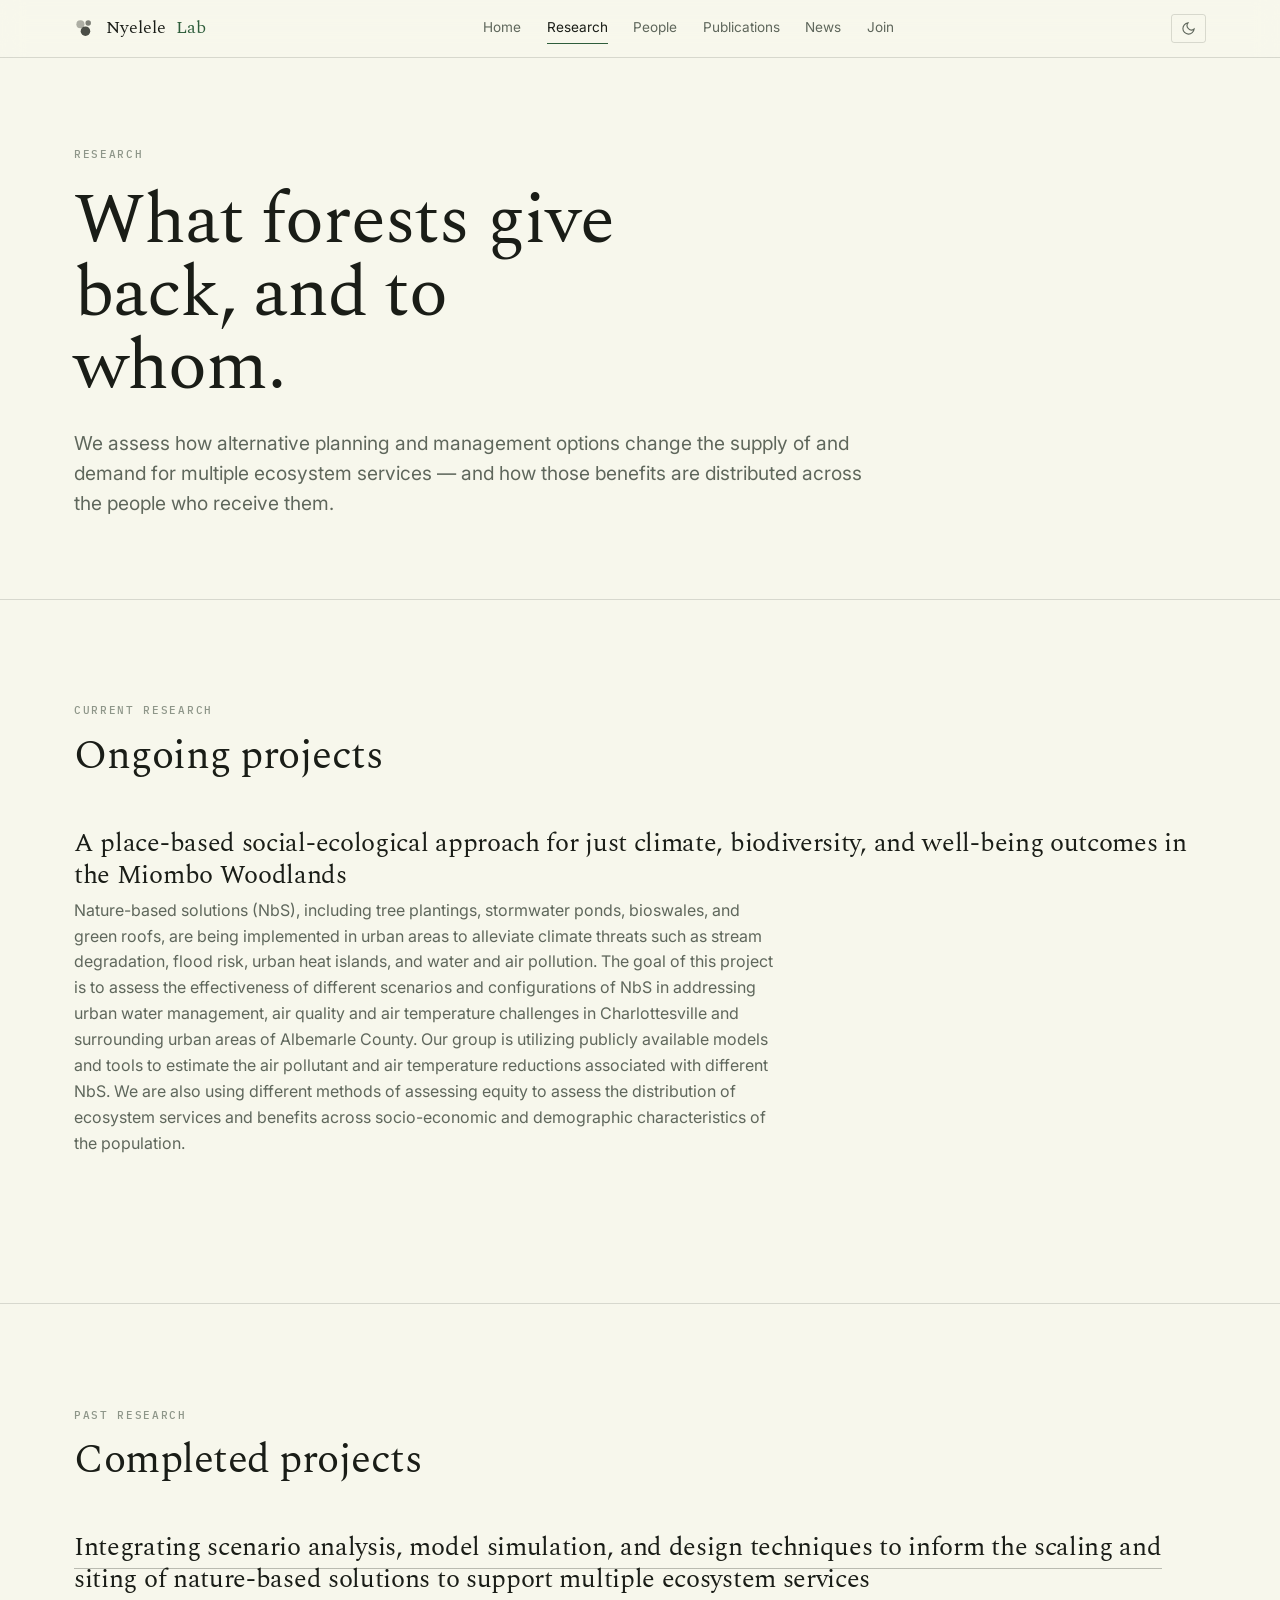
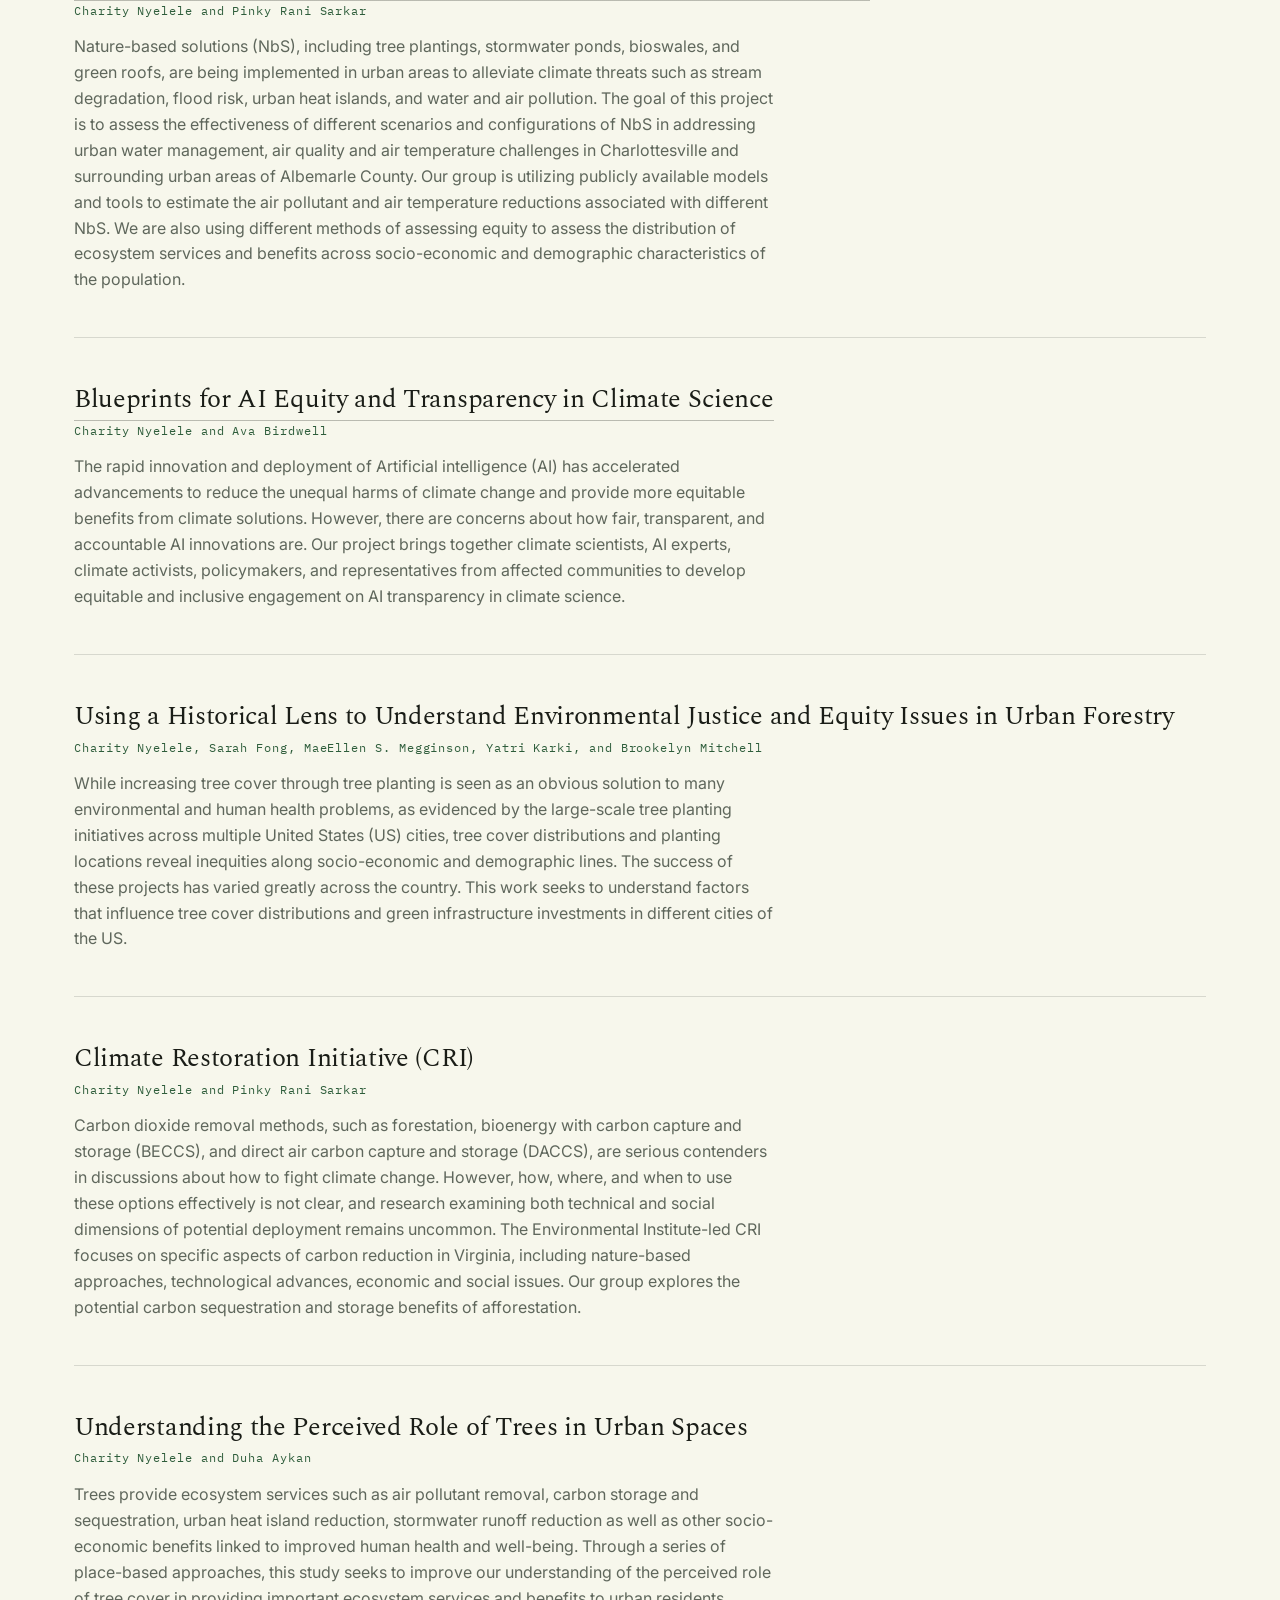
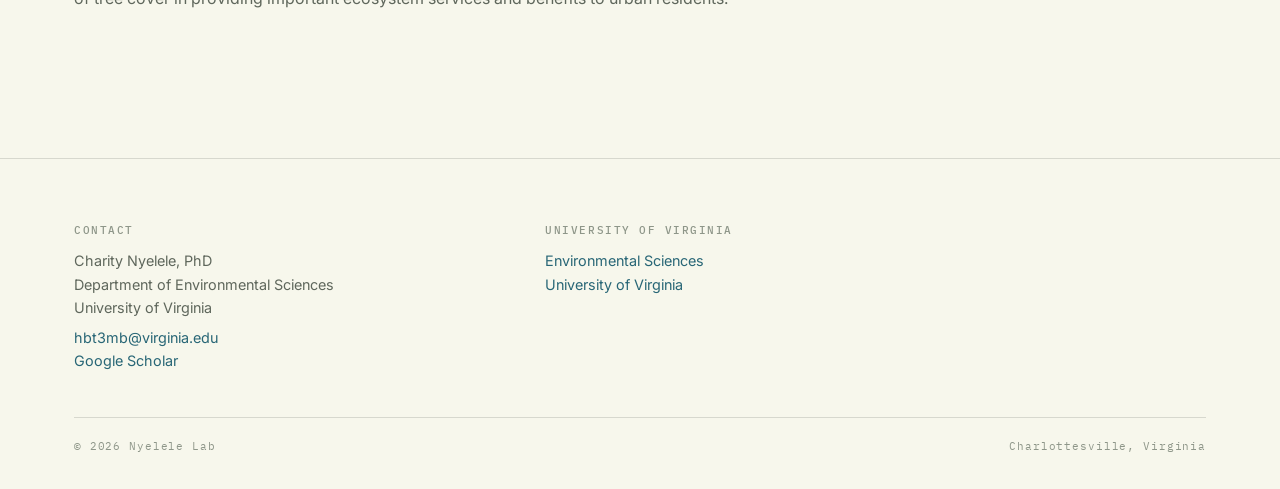
<file: research.html>
<!DOCTYPE html>
<html lang="en">
<head>
<meta charset="utf-8">
<meta name="viewport" content="width=device-width, initial-scale=1">
<title>Research — Nyelele Lab</title>
<meta name="description" content="Current and past research in the Nyelele Lab: nature-based solutions, ecosystem services, and environmental justice in forested systems.">
<meta name="theme-color" content="#F7F7EC">
<meta property="og:title" content="Research — Nyelele Lab">
<meta property="og:description" content="Current and past research in the Nyelele Lab.">
<meta property="og:type" content="website">
<link rel="preconnect" href="https://fonts.googleapis.com">
<link rel="preconnect" href="https://fonts.gstatic.com" crossorigin>
<link href="https://fonts.googleapis.com/css2?family=Spectral:ital,wght@0,300;0,400;0,600;1,400&family=Inter:wght@400;500;600&family=IBM+Plex+Mono:wght@400;500&display=swap" rel="stylesheet">
<link rel="stylesheet" href="assets/style.css">
<style>
/* ---------- research project entries ---------- */
.projset{display:flex;flex-direction:column;gap:clamp(30px,4vw,46px)}
.project{
  padding-bottom:clamp(30px,4vw,44px);
  border-bottom:1px solid var(--rule);
}
.project:last-child{border-bottom:0}
.project__title{
  font-family:var(--serif);font-size:clamp(1.3rem,2vw,1.7rem);line-height:1.24;
  font-weight:400;margin:0 0 6px;
}
.project__title a{
  text-decoration:none;
  background-image:linear-gradient(var(--rule-strong),var(--rule-strong));
  background-size:100% 1px;background-repeat:no-repeat;background-position:0 100%;
  padding-bottom:2px;
}
.project__title a:hover{color:var(--accent)}
.project__people{
  font-family:var(--mono);font-size:.72rem;letter-spacing:.08em;
  color:var(--accent);margin:0 0 14px;
}
.project__body{font-size:1rem;line-height:1.62;color:var(--fg-muted);margin:0;max-width:70ch}
</style>
</head>
<body>
<a class="skip" href="#main">Skip to content</a>

<header class="masthead">
  <div class="masthead__inner">
    <a class="wordmark" href="index.html"><svg class="wordmark__glyph" viewBox="0 0 24 24" aria-hidden="true"><circle cx="7" cy="8" r="4.4" fill="currentColor" opacity=".34"/><circle cx="15.5" cy="6.5" r="3" fill="currentColor" opacity=".55"/><circle cx="12.5" cy="15.5" r="5.2" fill="currentColor" opacity=".78"/></svg>Nyelele <em>Lab</em></a>
    <nav class="mainnav" id="mainnav" aria-label="Primary">
      <a href="index.html">Home</a>
      <a href="research.html" aria-current="page">Research</a>
      <a href="people.html">People</a>
      <a href="publications.html">Publications</a>
      <a href="news.html">News</a>
      <a href="join.html">Join</a>
    </nav>
    <div style="display:flex;gap:8px">
      <button class="iconbtn" id="themebtn" aria-label="Switch between light and dark">
        <svg class="icon-moon" viewBox="0 0 24 24" fill="none" stroke="currentColor" stroke-width="1.8" aria-hidden="true"><path d="M21 12.8A9 9 0 1 1 11.2 3a7 7 0 0 0 9.8 9.8z"/></svg>
        <svg class="icon-sun" viewBox="0 0 24 24" fill="none" stroke="currentColor" stroke-width="1.8" aria-hidden="true"><circle cx="12" cy="12" r="4.2"/><path d="M12 2v2.4M12 19.6V22M4.2 4.2l1.7 1.7M18.1 18.1l1.7 1.7M2 12h2.4M19.6 12H22M4.2 19.8l1.7-1.7M18.1 5.9l1.7-1.7"/></svg>
      </button>
      <button class="iconbtn navtoggle" id="navtoggle" aria-expanded="false" aria-controls="mainnav" aria-label="Menu">
        <svg viewBox="0 0 24 24" fill="none" stroke="currentColor" stroke-width="1.8" aria-hidden="true"><path d="M3 6h18M3 12h18M3 18h18"/></svg>
      </button>
    </div>
  </div>
</header>

<main id="main">

<section class="hero">
  <div class="shell">
    <span class="label">Research</span>
    <h1>What forests give back, and to whom.</h1>
    <p class="lede">We assess how alternative planning and management options change the supply of and
    demand for multiple ecosystem services &mdash; and how those benefits are distributed across the
    people who receive them.</p>
  </div>
</section>

<section class="section">
  <div class="shell">
    <div class="section__head">
      <span class="label">Current Research</span>
      <h2>Ongoing projects</h2>
    </div>

    <div class="projset">

      <article class="project">
        <h3 class="project__title">A place-based social-ecological approach for just climate,
        biodiversity, and well-being outcomes in the Miombo Woodlands</h3>
        <p class="project__body">Nature-based solutions (NbS), including tree plantings, stormwater
        ponds, bioswales, and green roofs, are being implemented in urban areas to alleviate climate
        threats such as stream degradation, flood risk, urban heat islands, and water and air
        pollution. The goal of this project is to assess the effectiveness of different scenarios and
        configurations of NbS in addressing urban water management, air quality and air temperature
        challenges in Charlottesville and surrounding urban areas of Albemarle County. Our group is
        utilizing publicly available models and tools to estimate the air pollutant and air
        temperature reductions associated with different NbS. We are also using different methods of
        assessing equity to assess the distribution of ecosystem services and benefits across
        socio-economic and demographic characteristics of the population.</p>
      </article>

    </div>
  </div>
</section>

<section class="section">
  <div class="shell">
    <div class="section__head">
      <span class="label">Past Research</span>
      <h2>Completed projects</h2>
    </div>

    <div class="projset">

      <article class="project">
        <h3 class="project__title"><a href="https://environment.virginia.edu/scenario-modeling-nbs" target="_blank" rel="noopener">Integrating scenario analysis, model simulation, and design
techniques to inform the scaling and siting of nature-based solutions to support multiple
ecosystem services</a></h3>
        <p class="project__people">Charity Nyelele and Pinky Rani Sarkar</p>
        <p class="project__body">Nature-based solutions (NbS), including tree plantings, stormwater
        ponds, bioswales, and green roofs, are being implemented in urban areas to alleviate climate
        threats such as stream degradation, flood risk, urban heat islands, and water and air
        pollution. The goal of this project is to assess the effectiveness of different scenarios and
        configurations of NbS in addressing urban water management, air quality and air temperature
        challenges in Charlottesville and surrounding urban areas of Albemarle County. Our group is
        utilizing publicly available models and tools to estimate the air pollutant and air
        temperature reductions associated with different NbS. We are also using different methods of
        assessing equity to assess the distribution of ecosystem services and benefits across
        socio-economic and demographic characteristics of the population.</p>
      </article>

      <article class="project">
        
        <h3 class="project__title"><a href="https://environment.virginia.edu/our-work/blueprints-ai" target="_blank" rel="noopener">Blueprints for AI Equity and Transparency in Climate Science</a></h3>
        <p class="project__people">Charity Nyelele and Ava Birdwell</p>
        <p class="project__body">The rapid innovation and deployment of Artificial intelligence (AI)
        has accelerated advancements to reduce the unequal harms of climate change and provide more
        equitable benefits from climate solutions. However, there are concerns about how fair,
        transparent, and accountable AI innovations are. Our project brings together climate
        scientists, AI experts, climate activists, policymakers, and representatives from affected
        communities to develop equitable and inclusive engagement on AI transparency in climate
        science.</p>
      </article>

      <article class="project">
        <h3 class="project__title">Using a Historical Lens to Understand Environmental Justice and
        Equity Issues in Urban Forestry</h3>
        <p class="project__people">Charity Nyelele, Sarah Fong, MaeEllen S. Megginson, Yatri Karki,
        and Brookelyn Mitchell</p>
        <p class="project__body">While increasing tree cover through tree planting is seen as an
        obvious solution to many environmental and human health problems, as evidenced by the
        large-scale tree planting initiatives across multiple United States (US) cities, tree cover
        distributions and planting locations reveal inequities along socio-economic and demographic
        lines. The success of these projects has varied greatly across the country. This work seeks
        to understand factors that influence tree cover distributions and green infrastructure
        investments in different cities of the US.</p>
      </article>

      <article class="project">
        <h3 class="project__title">Climate Restoration Initiative (CRI)</h3>
        <p class="project__people">Charity Nyelele and Pinky Rani Sarkar</p>
        <p class="project__body">Carbon dioxide removal methods, such as forestation, bioenergy with
        carbon capture and storage (BECCS), and direct air carbon capture and storage (DACCS), are
        serious contenders in discussions about how to fight climate change. However, how, where, and
        when to use these options effectively is not clear, and research examining both technical and
        social dimensions of potential deployment remains uncommon. The Environmental Institute-led
        CRI focuses on specific aspects of carbon reduction in Virginia, including nature-based
        approaches, technological advances, economic and social issues. Our group explores the
        potential carbon sequestration and storage benefits of afforestation.</p>
      </article>

      <article class="project">
        <h3 class="project__title">Understanding the Perceived Role of Trees in Urban Spaces</h3>
        <p class="project__people">Charity Nyelele and Duha Aykan</p>
        <p class="project__body">Trees provide ecosystem services such as air pollutant removal,
        carbon storage and sequestration, urban heat island reduction, stormwater runoff reduction as
        well as other socio-economic benefits linked to improved human health and well-being. Through
        a series of place-based approaches, this study seeks to improve our understanding of the
        perceived role of tree cover in providing important ecosystem services and benefits to urban
        residents.</p>
      </article>

    </div>
  </div>
</section>

</main>

<footer class="colophon">
  <div class="shell">
    <div class="colophon__grid">
      <div>
        <h4>Contact</h4>
        <p>Charity Nyelele, PhD<br>
        Department of Environmental Sciences<br>
        University of Virginia</p>
        <p><a href="mailto:hbt3mb@virginia.edu">hbt3mb@virginia.edu</a><br>
        <a href="https://scholar.google.com/citations?user=_WX_39kAAAAJ&amp;hl=en&amp;oi=ao">Google Scholar</a></p>
      </div>
      <div>
        <h4>University of Virginia</h4>
        <p><a href="https://evsc.as.virginia.edu/">Environmental Sciences</a><br>
        <a href="https://www.virginia.edu/">University of Virginia</a></p>
      </div>
    </div>
    <div class="colophon__base">
      <span>&copy; 2026 Nyelele Lab</span>
      <span>Charlottesville, Virginia</span>
    </div>
  </div>
</footer>

<script>
(function () {
  var root = document.documentElement;
  var prefersDark = window.matchMedia && window.matchMedia('(prefers-color-scheme: dark)').matches;
  root.setAttribute('data-theme', prefersDark ? 'dark' : 'light');

  document.getElementById('themebtn').addEventListener('click', function () {
    root.setAttribute('data-theme', root.getAttribute('data-theme') === 'dark' ? 'light' : 'dark');
  });

  var t = document.getElementById('navtoggle'), n = document.getElementById('mainnav');
  t.addEventListener('click', function () {
    var open = n.classList.toggle('is-open');
    t.setAttribute('aria-expanded', open);
  });
})();
</script>

</body>
</html>
</file>
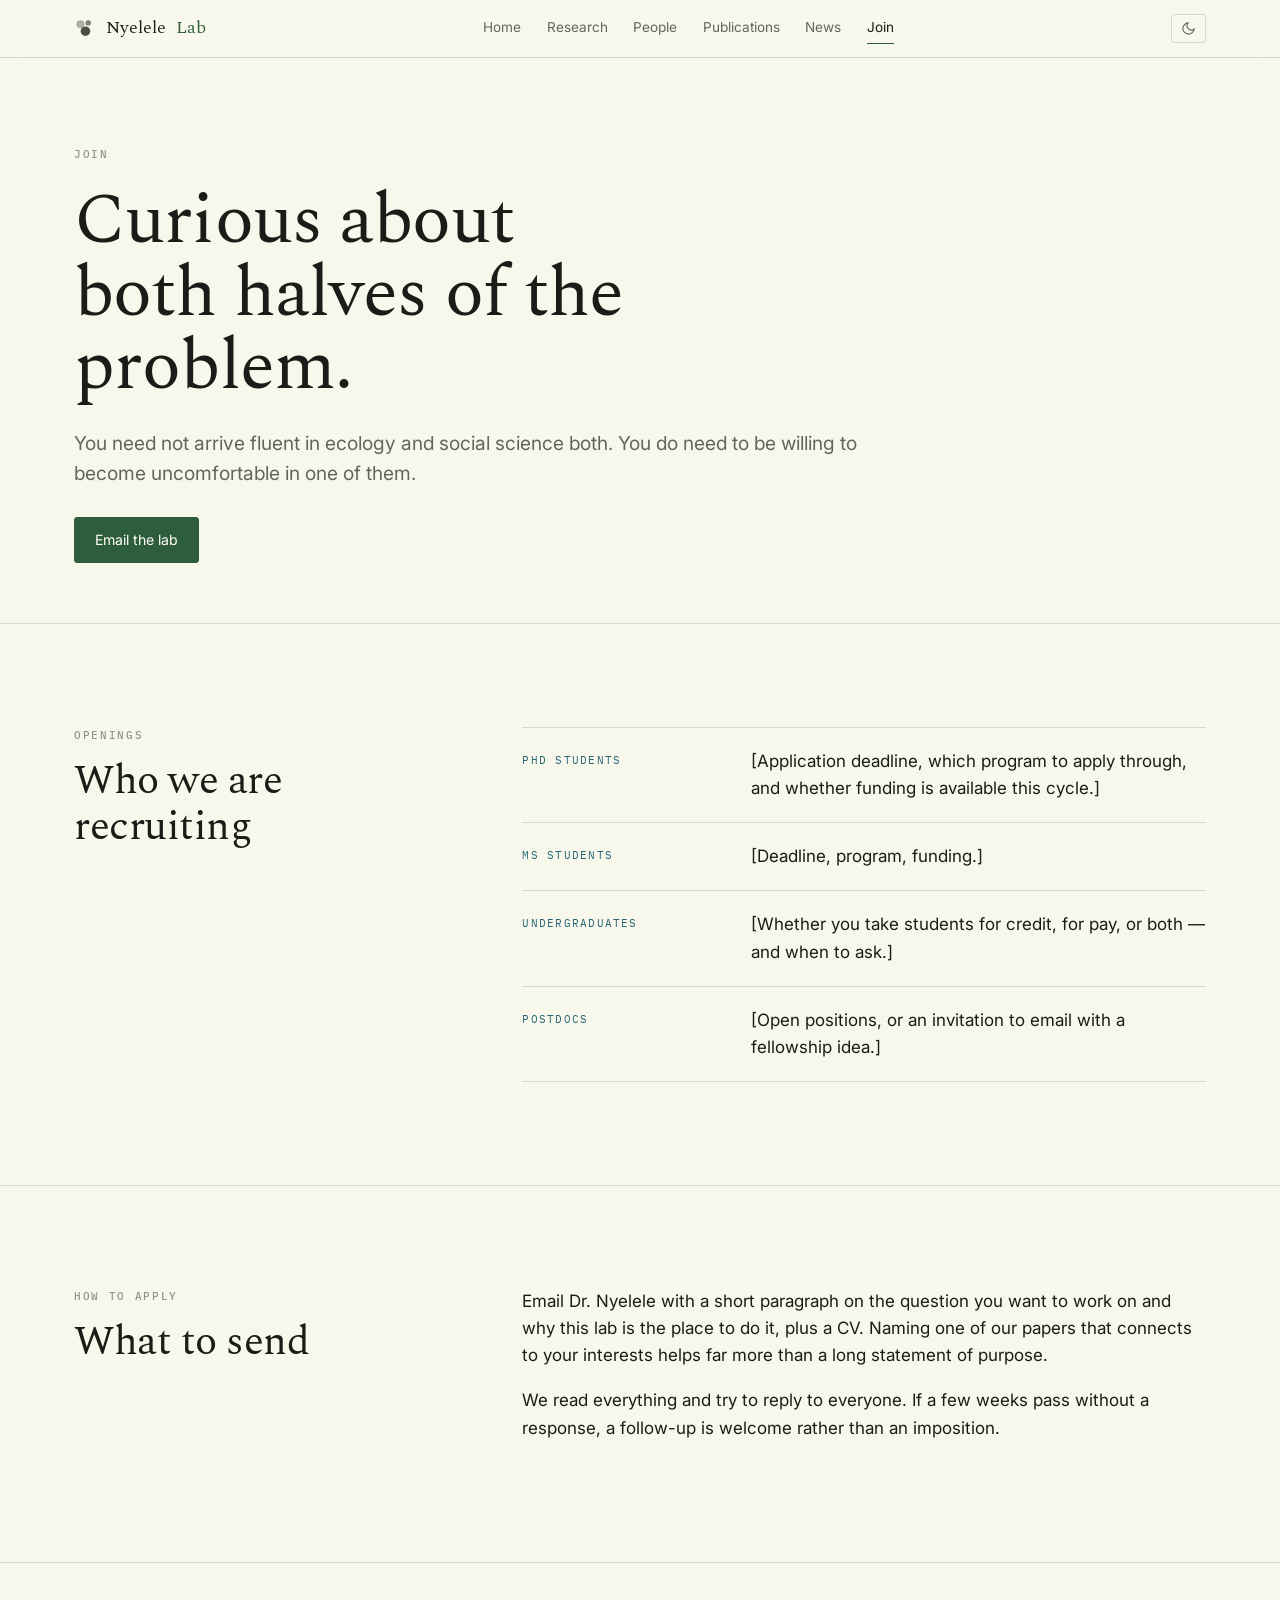
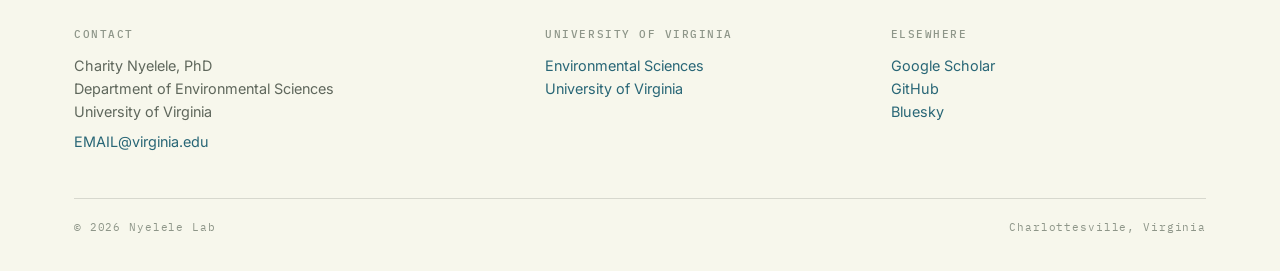
<file: assets/join.html>
<!DOCTYPE html>
<html lang="en">
<head>
<meta charset="utf-8">
<meta name="viewport" content="width=device-width, initial-scale=1">
<title>Join — Nyelele Lab</title>
<meta name="description" content="Opportunities for prospective students and postdocs in the Nyelele Lab.">
<meta name="theme-color" content="#F7F7EC">
<meta property="og:title" content="Join — Nyelele Lab">
<meta property="og:description" content="Opportunities for prospective students and postdocs in the Nyelele Lab.">
<meta property="og:type" content="website">
<link rel="preconnect" href="https://fonts.googleapis.com">
<link rel="preconnect" href="https://fonts.gstatic.com" crossorigin>
<link href="https://fonts.googleapis.com/css2?family=Spectral:ital,wght@0,300;0,400;0,600;1,400&family=Inter:wght@400;500;600&family=IBM+Plex+Mono:wght@400;500&display=swap" rel="stylesheet">
<link rel="stylesheet" href="assets/style.css">
</head>
<body>
<a class="skip" href="#main">Skip to content</a>

<header class="masthead">
  <div class="masthead__inner">
    <a class="wordmark" href="index.html"><svg class="wordmark__glyph" viewBox="0 0 24 24" aria-hidden="true"><circle cx="7" cy="8" r="4.4" fill="currentColor" opacity=".34"/><circle cx="15.5" cy="6.5" r="3" fill="currentColor" opacity=".55"/><circle cx="12.5" cy="15.5" r="5.2" fill="currentColor" opacity=".78"/></svg>Nyelele <em>Lab</em></a>
    <nav class="mainnav" id="mainnav" aria-label="Primary">
      <a href="index.html">Home</a>
      <a href="research.html">Research</a>
      <a href="people.html">People</a>
      <a href="publications.html">Publications</a>
      <a href="news.html">News</a>
      <a href="join.html" aria-current="page">Join</a>
    </nav>
    <div style="display:flex;gap:8px">
      <button class="iconbtn" id="themebtn" aria-label="Switch between light and dark">
        <svg class="icon-moon" viewBox="0 0 24 24" fill="none" stroke="currentColor" stroke-width="1.8" aria-hidden="true"><path d="M21 12.8A9 9 0 1 1 11.2 3a7 7 0 0 0 9.8 9.8z"/></svg>
        <svg class="icon-sun" viewBox="0 0 24 24" fill="none" stroke="currentColor" stroke-width="1.8" aria-hidden="true"><circle cx="12" cy="12" r="4.2"/><path d="M12 2v2.4M12 19.6V22M4.2 4.2l1.7 1.7M18.1 18.1l1.7 1.7M2 12h2.4M19.6 12H22M4.2 19.8l1.7-1.7M18.1 5.9l1.7-1.7"/></svg>
      </button>
      <button class="iconbtn navtoggle" id="navtoggle" aria-expanded="false" aria-controls="mainnav" aria-label="Menu">
        <svg viewBox="0 0 24 24" fill="none" stroke="currentColor" stroke-width="1.8" aria-hidden="true"><path d="M3 6h18M3 12h18M3 18h18"/></svg>
      </button>
    </div>
  </div>
</header>

<main id="main">
<section class="hero">
  <div class="shell">
    <span class="label">Join</span>
    <h1>Curious about both halves of the problem.</h1>
    <p class="lede">You need not arrive fluent in ecology and social science both. You do need to be
    willing to become uncomfortable in one of them.</p>
    <div class="btn-row"><a class="btn btn--primary" href="mailto:EMAIL@virginia.edu">Email the lab</a></div>
  </div>
</section>

<section class="section">
  <div class="shell">
    <div class="split">
      <div class="section__head" style="margin:0">
        <span class="label">Openings</span>
        <h2>Who we are recruiting</h2>
      </div>
      <ul class="rows">
        <li><span class="k">PhD students</span><div class="v">[Application deadline, which program to apply through, and whether funding is available this cycle.]</div></li>
        <li><span class="k">MS students</span><div class="v">[Deadline, program, funding.]</div></li>
        <li><span class="k">Undergraduates</span><div class="v">[Whether you take students for credit, for pay, or both &mdash; and when to ask.]</div></li>
        <li><span class="k">Postdocs</span><div class="v">[Open positions, or an invitation to email with a fellowship idea.]</div></li>
      </ul>
    </div>
  </div>
</section>

<section class="section">
  <div class="shell">
    <div class="split">
      <div class="section__head" style="margin:0">
        <span class="label">How to apply</span>
        <h2>What to send</h2>
      </div>
      <div class="narrow">
        <p>Email Dr. Nyelele with a short paragraph on the question you want to work on and why this
        lab is the place to do it, plus a CV. Naming one of our papers that connects to your
        interests helps far more than a long statement of purpose.</p>
        <p>We read everything and try to reply to everyone. If a few weeks pass without a response,
        a follow-up is welcome rather than an imposition.</p>
      </div>
    </div>
  </div>
</section>
</main>

<footer class="colophon">
  <div class="shell">
    <div class="colophon__grid">
      <div>
        <h4>Contact</h4>
        <p>Charity Nyelele, PhD<br>
        Department of Environmental Sciences<br>
        University of Virginia</p>
        <p><a href="mailto:EMAIL@virginia.edu">EMAIL@virginia.edu</a></p>
      </div>
      <div>
        <h4>University of Virginia</h4>
        <p><a href="https://www.evsc.virginia.edu/">Environmental Sciences</a><br>
        <a href="https://www.virginia.edu/">University of Virginia</a></p>
      </div>
      <div>
        <h4>Elsewhere</h4>
        <p><a href="#">Google Scholar</a><br>
        <a href="#">GitHub</a><br>
        <a href="#">Bluesky</a></p>
      </div>
    </div>
    <div class="colophon__base">
      <span>&copy; 2026 Nyelele Lab</span>
      <span>Charlottesville, Virginia</span>
    </div>
  </div>
</footer>

<script>
(function () {
  /* Theme: follows the operating system, and the button flips it for this visit.
     No storage is used, so the choice resets on reload. */
  var root = document.documentElement;
  var prefersDark = window.matchMedia && window.matchMedia('(prefers-color-scheme: dark)').matches;
  root.setAttribute('data-theme', prefersDark ? 'dark' : 'light');

  document.getElementById('themebtn').addEventListener('click', function () {
    root.setAttribute('data-theme', root.getAttribute('data-theme') === 'dark' ? 'light' : 'dark');
  });

  var t = document.getElementById('navtoggle'), n = document.getElementById('mainnav');
  t.addEventListener('click', function () {
    var open = n.classList.toggle('is-open');
    t.setAttribute('aria-expanded', open);
  });
})();
</script>

</body>
</html>
</file>
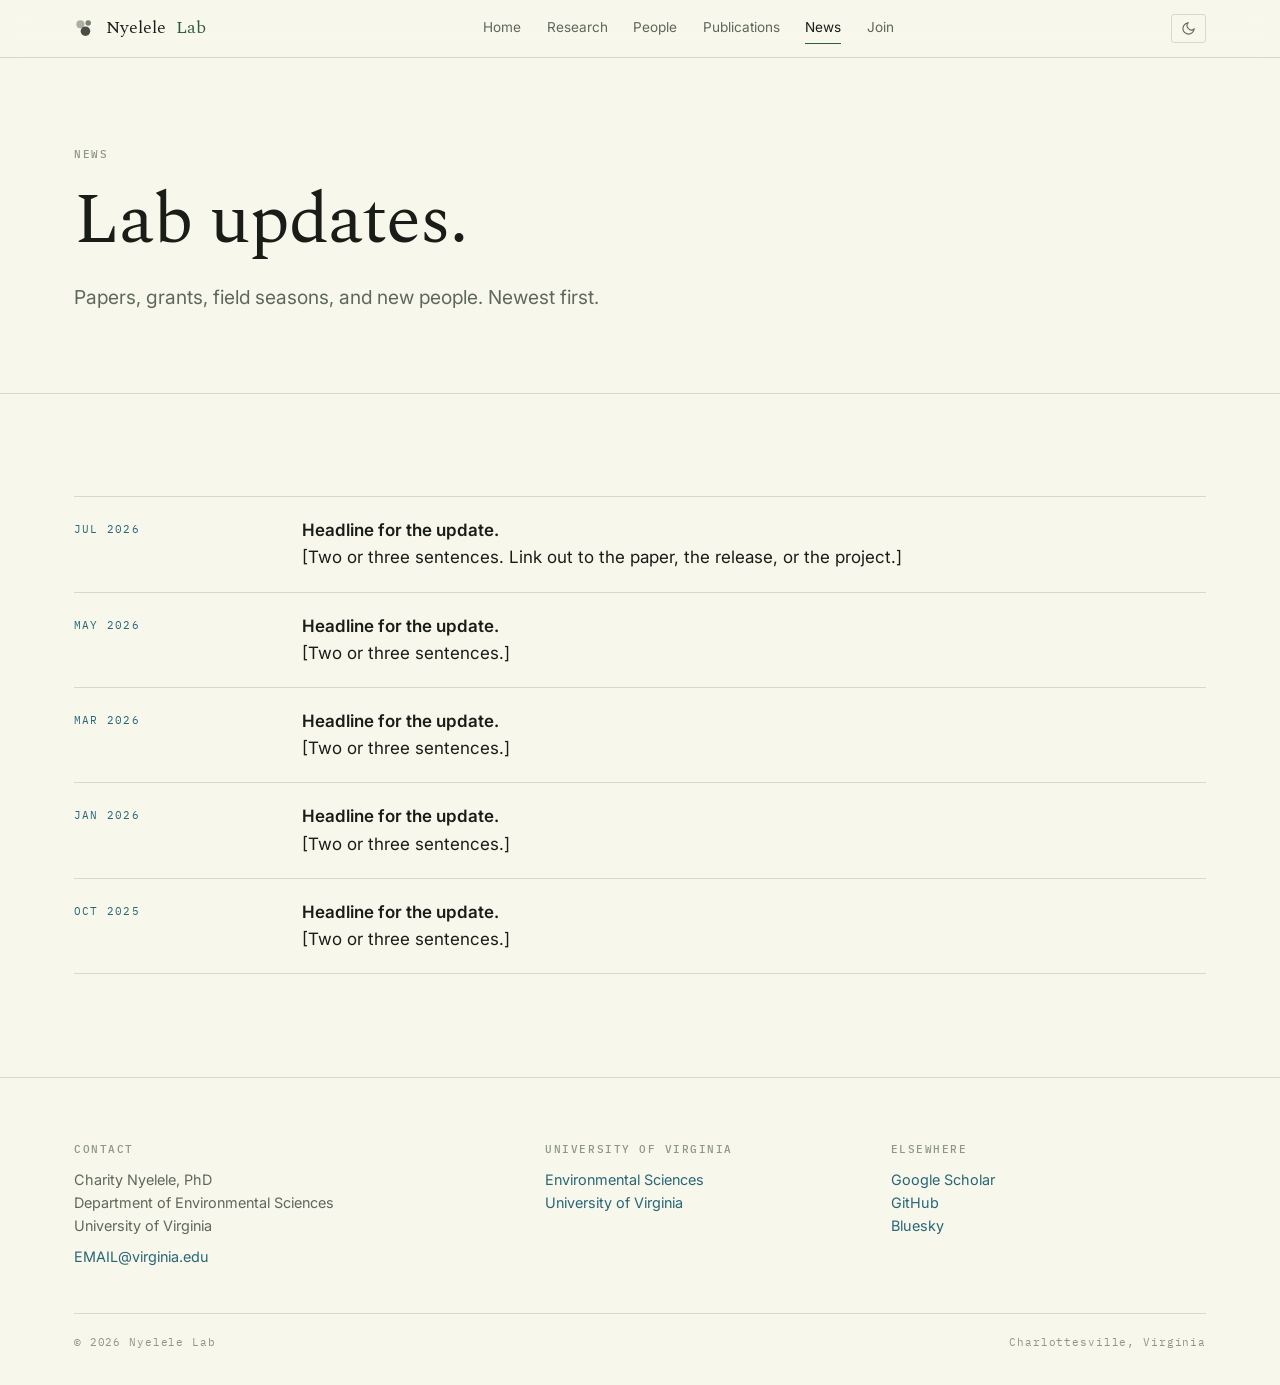
<file: assets/news.html>
<!DOCTYPE html>
<html lang="en">
<head>
<meta charset="utf-8">
<meta name="viewport" content="width=device-width, initial-scale=1">
<title>News — Nyelele Lab</title>
<meta name="description" content="Recent updates from the Nyelele Lab.">
<meta name="theme-color" content="#F7F7EC">
<meta property="og:title" content="News — Nyelele Lab">
<meta property="og:description" content="Recent updates from the Nyelele Lab.">
<meta property="og:type" content="website">
<link rel="preconnect" href="https://fonts.googleapis.com">
<link rel="preconnect" href="https://fonts.gstatic.com" crossorigin>
<link href="https://fonts.googleapis.com/css2?family=Spectral:ital,wght@0,300;0,400;0,600;1,400&family=Inter:wght@400;500;600&family=IBM+Plex+Mono:wght@400;500&display=swap" rel="stylesheet">
<link rel="stylesheet" href="assets/style.css">
</head>
<body>
<a class="skip" href="#main">Skip to content</a>

<header class="masthead">
  <div class="masthead__inner">
    <a class="wordmark" href="index.html"><svg class="wordmark__glyph" viewBox="0 0 24 24" aria-hidden="true"><circle cx="7" cy="8" r="4.4" fill="currentColor" opacity=".34"/><circle cx="15.5" cy="6.5" r="3" fill="currentColor" opacity=".55"/><circle cx="12.5" cy="15.5" r="5.2" fill="currentColor" opacity=".78"/></svg>Nyelele <em>Lab</em></a>
    <nav class="mainnav" id="mainnav" aria-label="Primary">
      <a href="index.html">Home</a>
      <a href="research.html">Research</a>
      <a href="people.html">People</a>
      <a href="publications.html">Publications</a>
      <a href="news.html" aria-current="page">News</a>
      <a href="join.html">Join</a>
    </nav>
    <div style="display:flex;gap:8px">
      <button class="iconbtn" id="themebtn" aria-label="Switch between light and dark">
        <svg class="icon-moon" viewBox="0 0 24 24" fill="none" stroke="currentColor" stroke-width="1.8" aria-hidden="true"><path d="M21 12.8A9 9 0 1 1 11.2 3a7 7 0 0 0 9.8 9.8z"/></svg>
        <svg class="icon-sun" viewBox="0 0 24 24" fill="none" stroke="currentColor" stroke-width="1.8" aria-hidden="true"><circle cx="12" cy="12" r="4.2"/><path d="M12 2v2.4M12 19.6V22M4.2 4.2l1.7 1.7M18.1 18.1l1.7 1.7M2 12h2.4M19.6 12H22M4.2 19.8l1.7-1.7M18.1 5.9l1.7-1.7"/></svg>
      </button>
      <button class="iconbtn navtoggle" id="navtoggle" aria-expanded="false" aria-controls="mainnav" aria-label="Menu">
        <svg viewBox="0 0 24 24" fill="none" stroke="currentColor" stroke-width="1.8" aria-hidden="true"><path d="M3 6h18M3 12h18M3 18h18"/></svg>
      </button>
    </div>
  </div>
</header>

<main id="main">
<section class="hero">
  <div class="shell">
    <span class="label">News</span>
    <h1>Lab updates.</h1>
    <p class="lede">Papers, grants, field seasons, and new people. Newest first.</p>
  </div>
</section>

<section class="section">
  <div class="shell">
    <ul class="rows">
      <li><span class="k">Jul 2026</span><div class="v"><strong>Headline for the update.</strong><p>[Two or three sentences. Link out to the paper, the release, or the project.]</p></div></li>
      <li><span class="k">May 2026</span><div class="v"><strong>Headline for the update.</strong><p>[Two or three sentences.]</p></div></li>
      <li><span class="k">Mar 2026</span><div class="v"><strong>Headline for the update.</strong><p>[Two or three sentences.]</p></div></li>
      <li><span class="k">Jan 2026</span><div class="v"><strong>Headline for the update.</strong><p>[Two or three sentences.]</p></div></li>
      <li><span class="k">Oct 2025</span><div class="v"><strong>Headline for the update.</strong><p>[Two or three sentences.]</p></div></li>
    </ul>
  </div>
</section>
</main>

<footer class="colophon">
  <div class="shell">
    <div class="colophon__grid">
      <div>
        <h4>Contact</h4>
        <p>Charity Nyelele, PhD<br>
        Department of Environmental Sciences<br>
        University of Virginia</p>
        <p><a href="mailto:EMAIL@virginia.edu">EMAIL@virginia.edu</a></p>
      </div>
      <div>
        <h4>University of Virginia</h4>
        <p><a href="https://www.evsc.virginia.edu/">Environmental Sciences</a><br>
        <a href="https://www.virginia.edu/">University of Virginia</a></p>
      </div>
      <div>
        <h4>Elsewhere</h4>
        <p><a href="#">Google Scholar</a><br>
        <a href="#">GitHub</a><br>
        <a href="#">Bluesky</a></p>
      </div>
    </div>
    <div class="colophon__base">
      <span>&copy; 2026 Nyelele Lab</span>
      <span>Charlottesville, Virginia</span>
    </div>
  </div>
</footer>

<script>
(function () {
  /* Theme: follows the operating system, and the button flips it for this visit.
     No storage is used, so the choice resets on reload. */
  var root = document.documentElement;
  var prefersDark = window.matchMedia && window.matchMedia('(prefers-color-scheme: dark)').matches;
  root.setAttribute('data-theme', prefersDark ? 'dark' : 'light');

  document.getElementById('themebtn').addEventListener('click', function () {
    root.setAttribute('data-theme', root.getAttribute('data-theme') === 'dark' ? 'light' : 'dark');
  });

  var t = document.getElementById('navtoggle'), n = document.getElementById('mainnav');
  t.addEventListener('click', function () {
    var open = n.classList.toggle('is-open');
    t.setAttribute('aria-expanded', open);
  });
})();
</script>

</body>
</html>
</file>
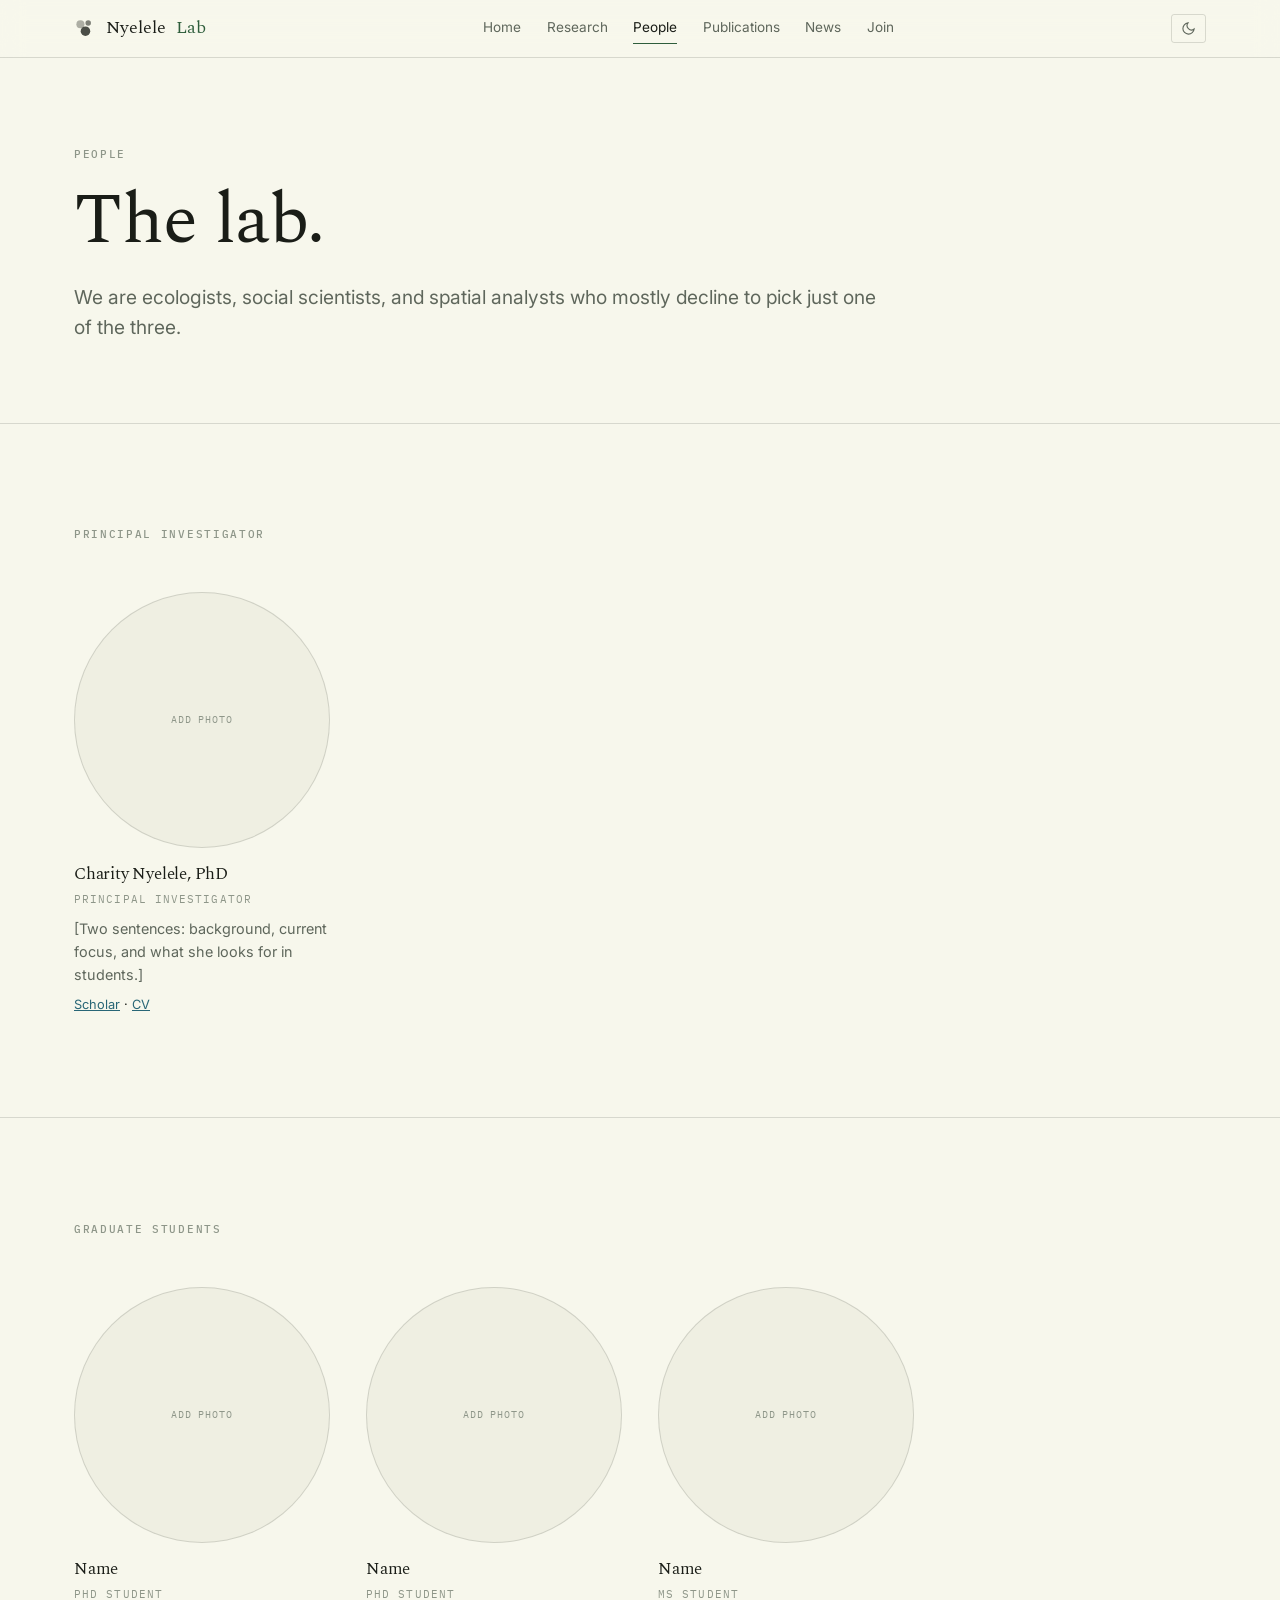
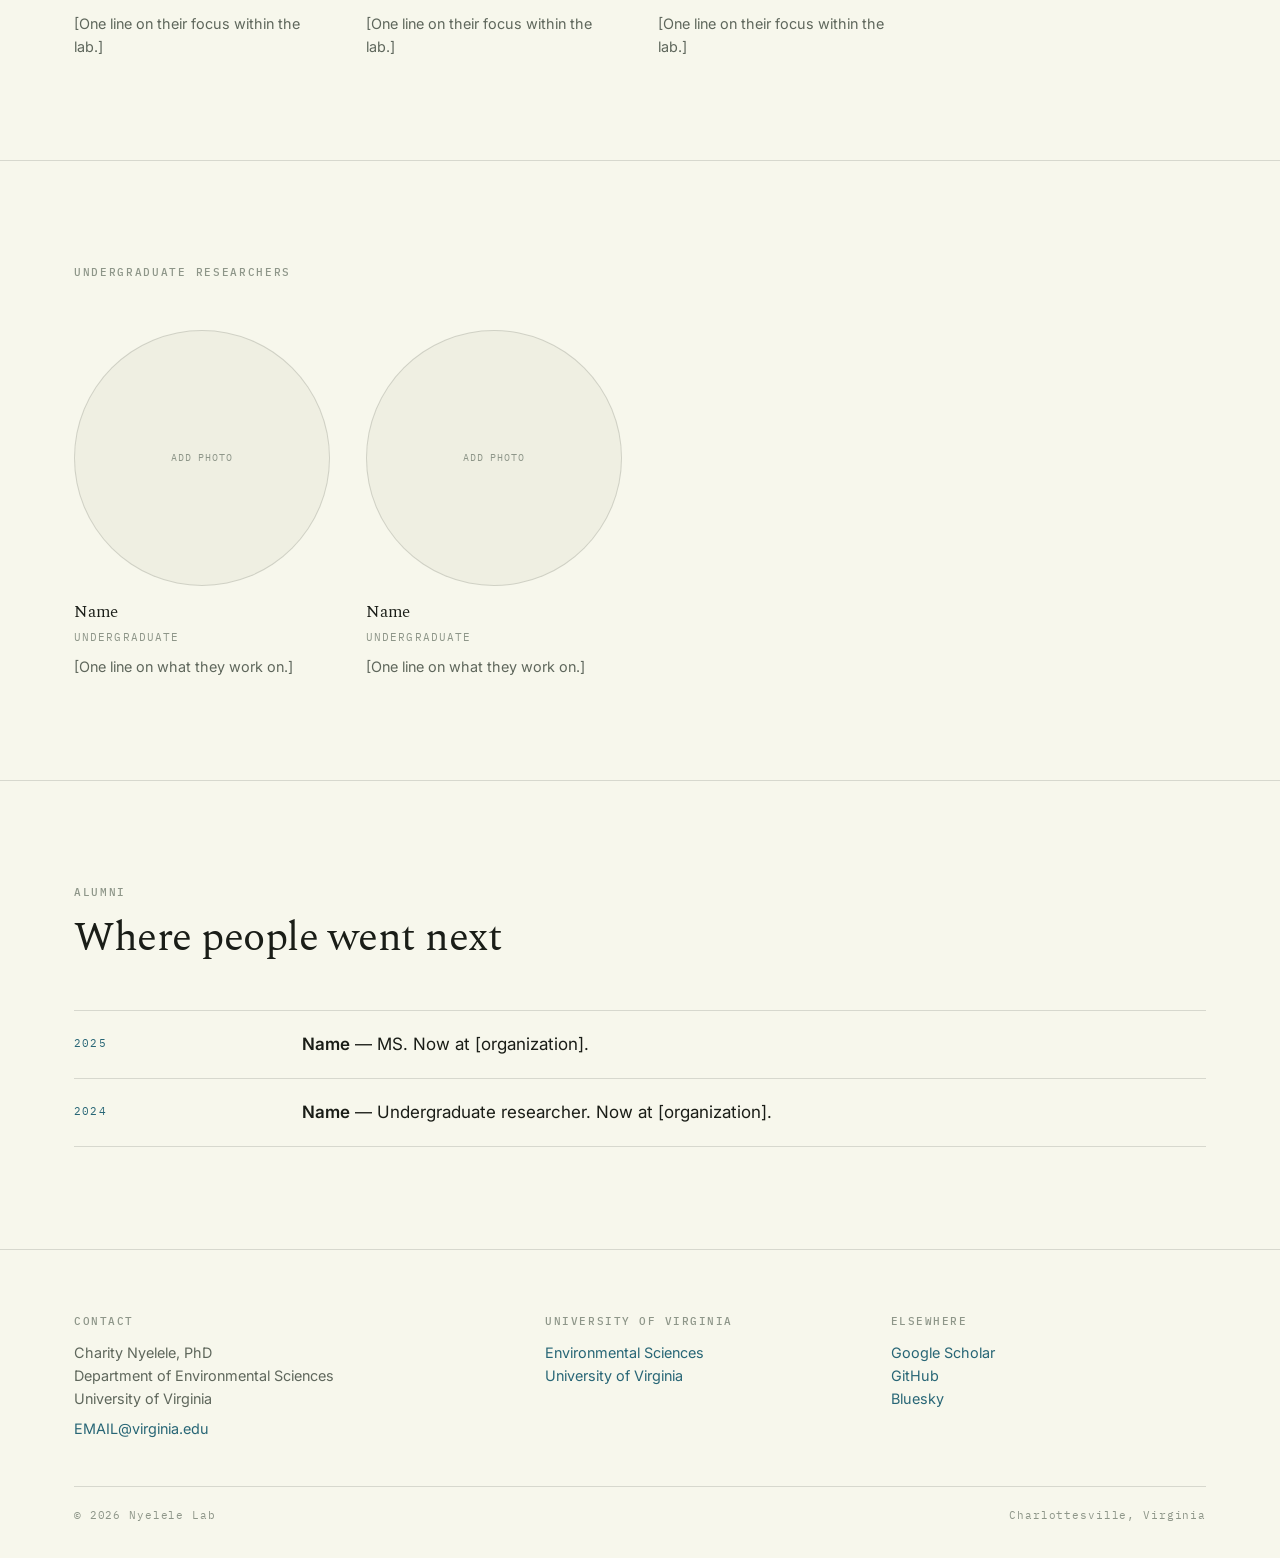
<file: assets/people.html>
<!DOCTYPE html>
<html lang="en">
<head>
<meta charset="utf-8">
<meta name="viewport" content="width=device-width, initial-scale=1">
<title>People — Nyelele Lab</title>
<meta name="description" content="Members of the Nyelele Lab at the University of Virginia.">
<meta name="theme-color" content="#F7F7EC">
<meta property="og:title" content="People — Nyelele Lab">
<meta property="og:description" content="Members of the Nyelele Lab at the University of Virginia.">
<meta property="og:type" content="website">
<link rel="preconnect" href="https://fonts.googleapis.com">
<link rel="preconnect" href="https://fonts.gstatic.com" crossorigin>
<link href="https://fonts.googleapis.com/css2?family=Spectral:ital,wght@0,300;0,400;0,600;1,400&family=Inter:wght@400;500;600&family=IBM+Plex+Mono:wght@400;500&display=swap" rel="stylesheet">
<link rel="stylesheet" href="assets/style.css">
</head>
<body>
<a class="skip" href="#main">Skip to content</a>

<header class="masthead">
  <div class="masthead__inner">
    <a class="wordmark" href="index.html"><svg class="wordmark__glyph" viewBox="0 0 24 24" aria-hidden="true"><circle cx="7" cy="8" r="4.4" fill="currentColor" opacity=".34"/><circle cx="15.5" cy="6.5" r="3" fill="currentColor" opacity=".55"/><circle cx="12.5" cy="15.5" r="5.2" fill="currentColor" opacity=".78"/></svg>Nyelele <em>Lab</em></a>
    <nav class="mainnav" id="mainnav" aria-label="Primary">
      <a href="index.html">Home</a>
      <a href="research.html">Research</a>
      <a href="people.html" aria-current="page">People</a>
      <a href="publications.html">Publications</a>
      <a href="news.html">News</a>
      <a href="join.html">Join</a>
    </nav>
    <div style="display:flex;gap:8px">
      <button class="iconbtn" id="themebtn" aria-label="Switch between light and dark">
        <svg class="icon-moon" viewBox="0 0 24 24" fill="none" stroke="currentColor" stroke-width="1.8" aria-hidden="true"><path d="M21 12.8A9 9 0 1 1 11.2 3a7 7 0 0 0 9.8 9.8z"/></svg>
        <svg class="icon-sun" viewBox="0 0 24 24" fill="none" stroke="currentColor" stroke-width="1.8" aria-hidden="true"><circle cx="12" cy="12" r="4.2"/><path d="M12 2v2.4M12 19.6V22M4.2 4.2l1.7 1.7M18.1 18.1l1.7 1.7M2 12h2.4M19.6 12H22M4.2 19.8l1.7-1.7M18.1 5.9l1.7-1.7"/></svg>
      </button>
      <button class="iconbtn navtoggle" id="navtoggle" aria-expanded="false" aria-controls="mainnav" aria-label="Menu">
        <svg viewBox="0 0 24 24" fill="none" stroke="currentColor" stroke-width="1.8" aria-hidden="true"><path d="M3 6h18M3 12h18M3 18h18"/></svg>
      </button>
    </div>
  </div>
</header>

<main id="main">
<section class="hero">
  <div class="shell">
    <span class="label">People</span>
    <h1>The lab.</h1>
    <p class="lede">We are ecologists, social scientists, and spatial analysts who mostly decline to
    pick just one of the three.</p>
  </div>
</section>

<section class="section">
  <div class="shell">
    <div class="section__head"><span class="label">Principal investigator</span></div>
    <div class="roster">
      <div class="member">
        <div class="member__portrait">ADD PHOTO</div>
        <h3>Charity Nyelele, PhD</h3>
        <div class="role">Principal Investigator</div>
        <p>[Two sentences: background, current focus, and what she looks for in students.]</p>
        <div class="links"><a href="#">Scholar</a> &middot; <a href="#">CV</a></div>
      </div>
    </div>
  </div>
</section>

<section class="section">
  <div class="shell">
    <div class="section__head"><span class="label">Graduate students</span></div>
    <div class="roster">
      <div class="member">
        <div class="member__portrait">ADD PHOTO</div>
        <h3>Name</h3><div class="role">PhD Student</div>
        <p>[One line on their focus within the lab.]</p>
      </div>
      <div class="member">
        <div class="member__portrait">ADD PHOTO</div>
        <h3>Name</h3><div class="role">PhD Student</div>
        <p>[One line on their focus within the lab.]</p>
      </div>
      <div class="member">
        <div class="member__portrait">ADD PHOTO</div>
        <h3>Name</h3><div class="role">MS Student</div>
        <p>[One line on their focus within the lab.]</p>
      </div>
    </div>
  </div>
</section>

<section class="section">
  <div class="shell">
    <div class="section__head"><span class="label">Undergraduate researchers</span></div>
    <div class="roster">
      <div class="member">
        <div class="member__portrait">ADD PHOTO</div>
        <h3>Name</h3><div class="role">Undergraduate</div>
        <p>[One line on what they work on.]</p>
      </div>
      <div class="member">
        <div class="member__portrait">ADD PHOTO</div>
        <h3>Name</h3><div class="role">Undergraduate</div>
        <p>[One line on what they work on.]</p>
      </div>
    </div>
  </div>
</section>

<section class="section">
  <div class="shell">
    <div class="section__head">
      <span class="label">Alumni</span>
      <h2>Where people went next</h2>
    </div>
    <ul class="rows">
      <li><span class="k">2025</span><div class="v"><strong>Name</strong> &mdash; MS. Now at [organization].</div></li>
      <li><span class="k">2024</span><div class="v"><strong>Name</strong> &mdash; Undergraduate researcher. Now at [organization].</div></li>
    </ul>
  </div>
</section>
</main>

<footer class="colophon">
  <div class="shell">
    <div class="colophon__grid">
      <div>
        <h4>Contact</h4>
        <p>Charity Nyelele, PhD<br>
        Department of Environmental Sciences<br>
        University of Virginia</p>
        <p><a href="mailto:EMAIL@virginia.edu">EMAIL@virginia.edu</a></p>
      </div>
      <div>
        <h4>University of Virginia</h4>
        <p><a href="https://www.evsc.virginia.edu/">Environmental Sciences</a><br>
        <a href="https://www.virginia.edu/">University of Virginia</a></p>
      </div>
      <div>
        <h4>Elsewhere</h4>
        <p><a href="#">Google Scholar</a><br>
        <a href="#">GitHub</a><br>
        <a href="#">Bluesky</a></p>
      </div>
    </div>
    <div class="colophon__base">
      <span>&copy; 2026 Nyelele Lab</span>
      <span>Charlottesville, Virginia</span>
    </div>
  </div>
</footer>

<script>
(function () {
  /* Theme: follows the operating system, and the button flips it for this visit.
     No storage is used, so the choice resets on reload. */
  var root = document.documentElement;
  var prefersDark = window.matchMedia && window.matchMedia('(prefers-color-scheme: dark)').matches;
  root.setAttribute('data-theme', prefersDark ? 'dark' : 'light');

  document.getElementById('themebtn').addEventListener('click', function () {
    root.setAttribute('data-theme', root.getAttribute('data-theme') === 'dark' ? 'light' : 'dark');
  });

  var t = document.getElementById('navtoggle'), n = document.getElementById('mainnav');
  t.addEventListener('click', function () {
    var open = n.classList.toggle('is-open');
    t.setAttribute('aria-expanded', open);
  });
})();
</script>

</body>
</html>
</file>
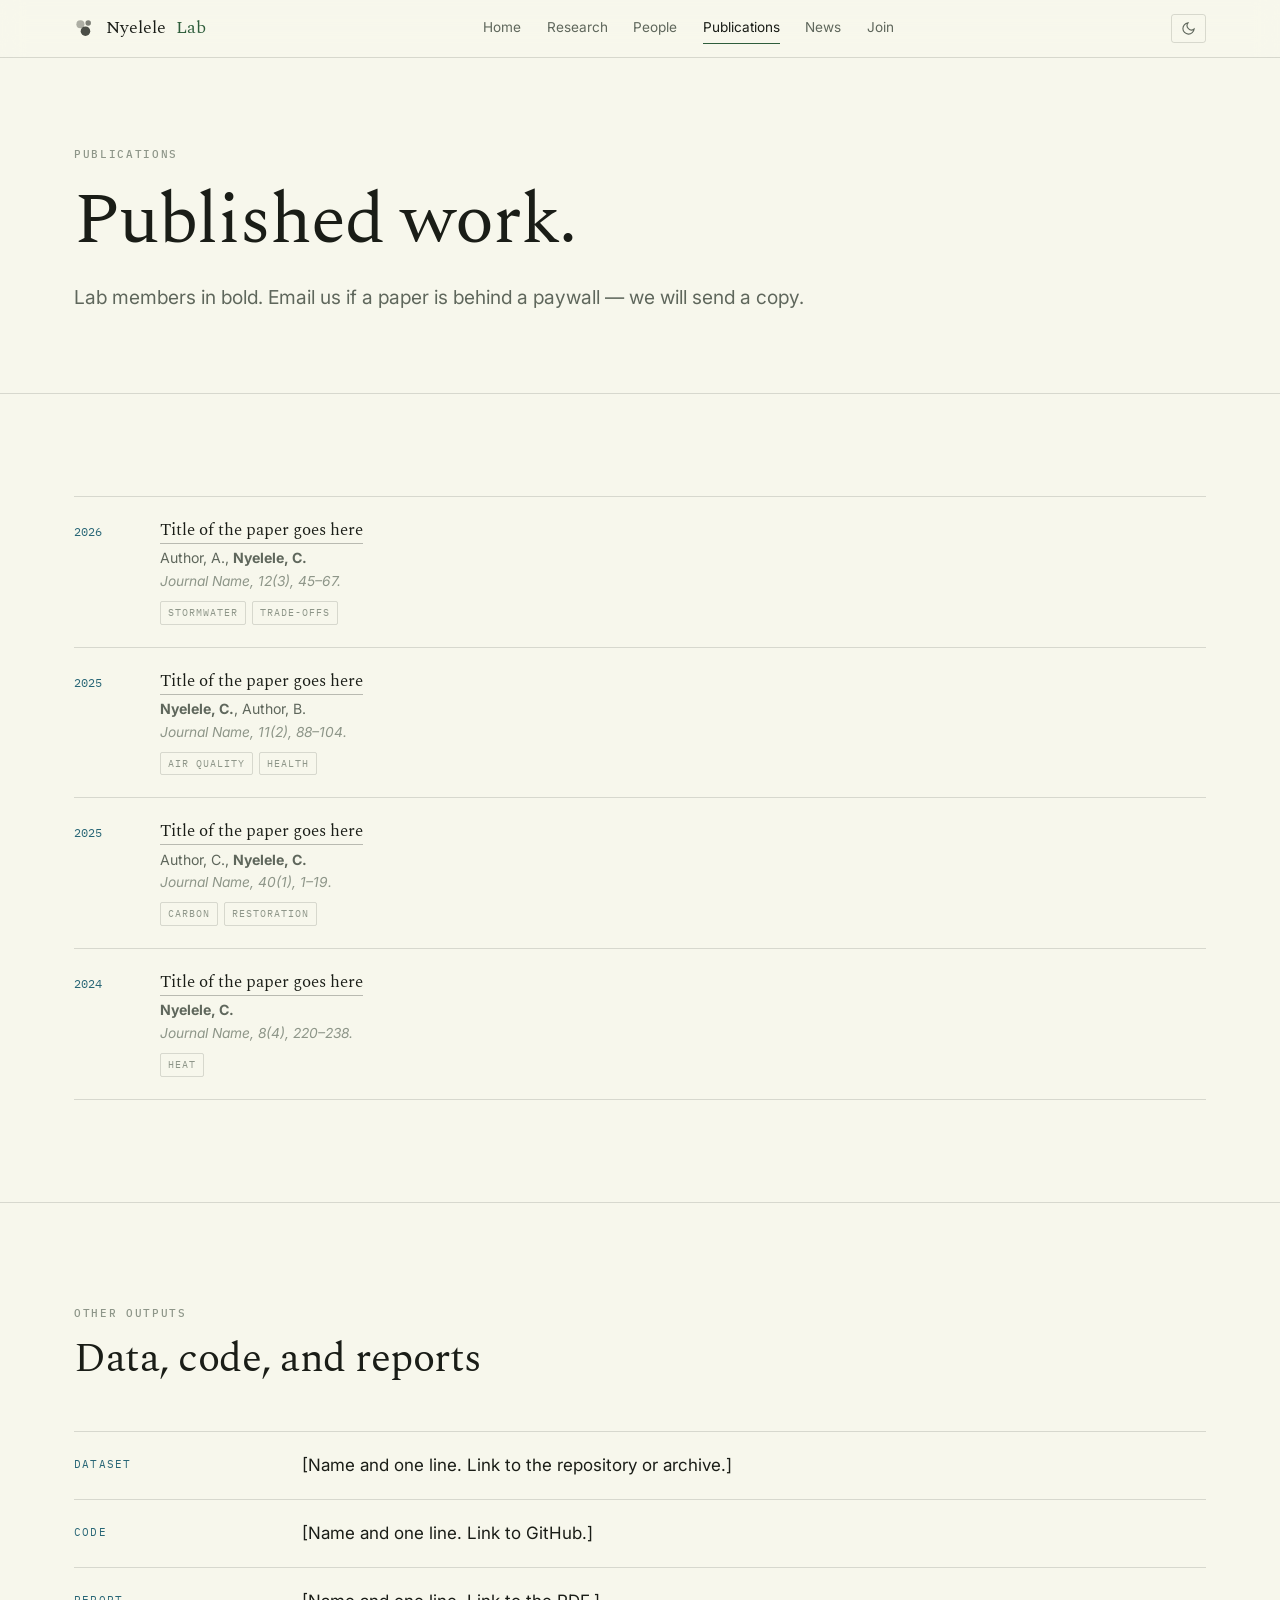
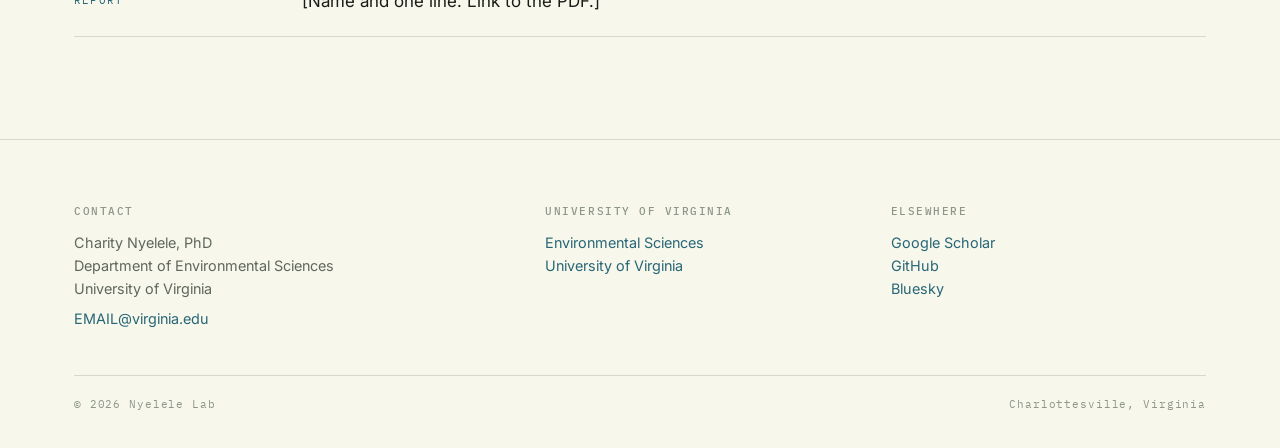
<file: assets/publications.html>
<!DOCTYPE html>
<html lang="en">
<head>
<meta charset="utf-8">
<meta name="viewport" content="width=device-width, initial-scale=1">
<title>Publications — Nyelele Lab</title>
<meta name="description" content="Papers, datasets, and code from the Nyelele Lab.">
<meta name="theme-color" content="#F7F7EC">
<meta property="og:title" content="Publications — Nyelele Lab">
<meta property="og:description" content="Papers, datasets, and code from the Nyelele Lab.">
<meta property="og:type" content="website">
<link rel="preconnect" href="https://fonts.googleapis.com">
<link rel="preconnect" href="https://fonts.gstatic.com" crossorigin>
<link href="https://fonts.googleapis.com/css2?family=Spectral:ital,wght@0,300;0,400;0,600;1,400&family=Inter:wght@400;500;600&family=IBM+Plex+Mono:wght@400;500&display=swap" rel="stylesheet">
<link rel="stylesheet" href="assets/style.css">
</head>
<body>
<a class="skip" href="#main">Skip to content</a>

<header class="masthead">
  <div class="masthead__inner">
    <a class="wordmark" href="index.html"><svg class="wordmark__glyph" viewBox="0 0 24 24" aria-hidden="true"><circle cx="7" cy="8" r="4.4" fill="currentColor" opacity=".34"/><circle cx="15.5" cy="6.5" r="3" fill="currentColor" opacity=".55"/><circle cx="12.5" cy="15.5" r="5.2" fill="currentColor" opacity=".78"/></svg>Nyelele <em>Lab</em></a>
    <nav class="mainnav" id="mainnav" aria-label="Primary">
      <a href="index.html">Home</a>
      <a href="research.html">Research</a>
      <a href="people.html">People</a>
      <a href="publications.html" aria-current="page">Publications</a>
      <a href="news.html">News</a>
      <a href="join.html">Join</a>
    </nav>
    <div style="display:flex;gap:8px">
      <button class="iconbtn" id="themebtn" aria-label="Switch between light and dark">
        <svg class="icon-moon" viewBox="0 0 24 24" fill="none" stroke="currentColor" stroke-width="1.8" aria-hidden="true"><path d="M21 12.8A9 9 0 1 1 11.2 3a7 7 0 0 0 9.8 9.8z"/></svg>
        <svg class="icon-sun" viewBox="0 0 24 24" fill="none" stroke="currentColor" stroke-width="1.8" aria-hidden="true"><circle cx="12" cy="12" r="4.2"/><path d="M12 2v2.4M12 19.6V22M4.2 4.2l1.7 1.7M18.1 18.1l1.7 1.7M2 12h2.4M19.6 12H22M4.2 19.8l1.7-1.7M18.1 5.9l1.7-1.7"/></svg>
      </button>
      <button class="iconbtn navtoggle" id="navtoggle" aria-expanded="false" aria-controls="mainnav" aria-label="Menu">
        <svg viewBox="0 0 24 24" fill="none" stroke="currentColor" stroke-width="1.8" aria-hidden="true"><path d="M3 6h18M3 12h18M3 18h18"/></svg>
      </button>
    </div>
  </div>
</header>

<main id="main">
<section class="hero">
  <div class="shell">
    <span class="label">Publications</span>
    <h1>Published work.</h1>
    <p class="lede">Lab members in bold. Email us if a paper is behind a paywall &mdash; we will send
    a copy.</p>
  </div>
</section>

<section class="section">
  <div class="shell">
    <ul class="biblio">
      <li>
        <span class="yr">2026</span>
        <div>
          <span class="title"><a href="#">Title of the paper goes here</a></span>
          <div class="authors">Author, A., <strong>Nyelele, C.</strong></div>
          <div class="venue">Journal Name, 12(3), 45&ndash;67.</div>
          <div class="tagrow"><span class="tag">Stormwater</span><span class="tag">Trade-offs</span></div>
        </div>
      </li>
      <li>
        <span class="yr">2025</span>
        <div>
          <span class="title"><a href="#">Title of the paper goes here</a></span>
          <div class="authors"><strong>Nyelele, C.</strong>, Author, B.</div>
          <div class="venue">Journal Name, 11(2), 88&ndash;104.</div>
          <div class="tagrow"><span class="tag">Air quality</span><span class="tag">Health</span></div>
        </div>
      </li>
      <li>
        <span class="yr">2025</span>
        <div>
          <span class="title"><a href="#">Title of the paper goes here</a></span>
          <div class="authors">Author, C., <strong>Nyelele, C.</strong></div>
          <div class="venue">Journal Name, 40(1), 1&ndash;19.</div>
          <div class="tagrow"><span class="tag">Carbon</span><span class="tag">Restoration</span></div>
        </div>
      </li>
      <li>
        <span class="yr">2024</span>
        <div>
          <span class="title"><a href="#">Title of the paper goes here</a></span>
          <div class="authors"><strong>Nyelele, C.</strong></div>
          <div class="venue">Journal Name, 8(4), 220&ndash;238.</div>
          <div class="tagrow"><span class="tag">Heat</span></div>
        </div>
      </li>
    </ul>
  </div>
</section>

<section class="section">
  <div class="shell">
    <div class="section__head">
      <span class="label">Other outputs</span>
      <h2>Data, code, and reports</h2>
    </div>
    <ul class="rows">
      <li><span class="k">Dataset</span><div class="v">[Name and one line. Link to the repository or archive.]</div></li>
      <li><span class="k">Code</span><div class="v">[Name and one line. Link to GitHub.]</div></li>
      <li><span class="k">Report</span><div class="v">[Name and one line. Link to the PDF.]</div></li>
    </ul>
  </div>
</section>
</main>

<footer class="colophon">
  <div class="shell">
    <div class="colophon__grid">
      <div>
        <h4>Contact</h4>
        <p>Charity Nyelele, PhD<br>
        Department of Environmental Sciences<br>
        University of Virginia</p>
        <p><a href="mailto:EMAIL@virginia.edu">EMAIL@virginia.edu</a></p>
      </div>
      <div>
        <h4>University of Virginia</h4>
        <p><a href="https://www.evsc.virginia.edu/">Environmental Sciences</a><br>
        <a href="https://www.virginia.edu/">University of Virginia</a></p>
      </div>
      <div>
        <h4>Elsewhere</h4>
        <p><a href="#">Google Scholar</a><br>
        <a href="#">GitHub</a><br>
        <a href="#">Bluesky</a></p>
      </div>
    </div>
    <div class="colophon__base">
      <span>&copy; 2026 Nyelele Lab</span>
      <span>Charlottesville, Virginia</span>
    </div>
  </div>
</footer>

<script>
(function () {
  /* Theme: follows the operating system, and the button flips it for this visit.
     No storage is used, so the choice resets on reload. */
  var root = document.documentElement;
  var prefersDark = window.matchMedia && window.matchMedia('(prefers-color-scheme: dark)').matches;
  root.setAttribute('data-theme', prefersDark ? 'dark' : 'light');

  document.getElementById('themebtn').addEventListener('click', function () {
    root.setAttribute('data-theme', root.getAttribute('data-theme') === 'dark' ? 'light' : 'dark');
  });

  var t = document.getElementById('navtoggle'), n = document.getElementById('mainnav');
  t.addEventListener('click', function () {
    var open = n.classList.toggle('is-open');
    t.setAttribute('aria-expanded', open);
  });
})();
</script>

</body>
</html>
</file>
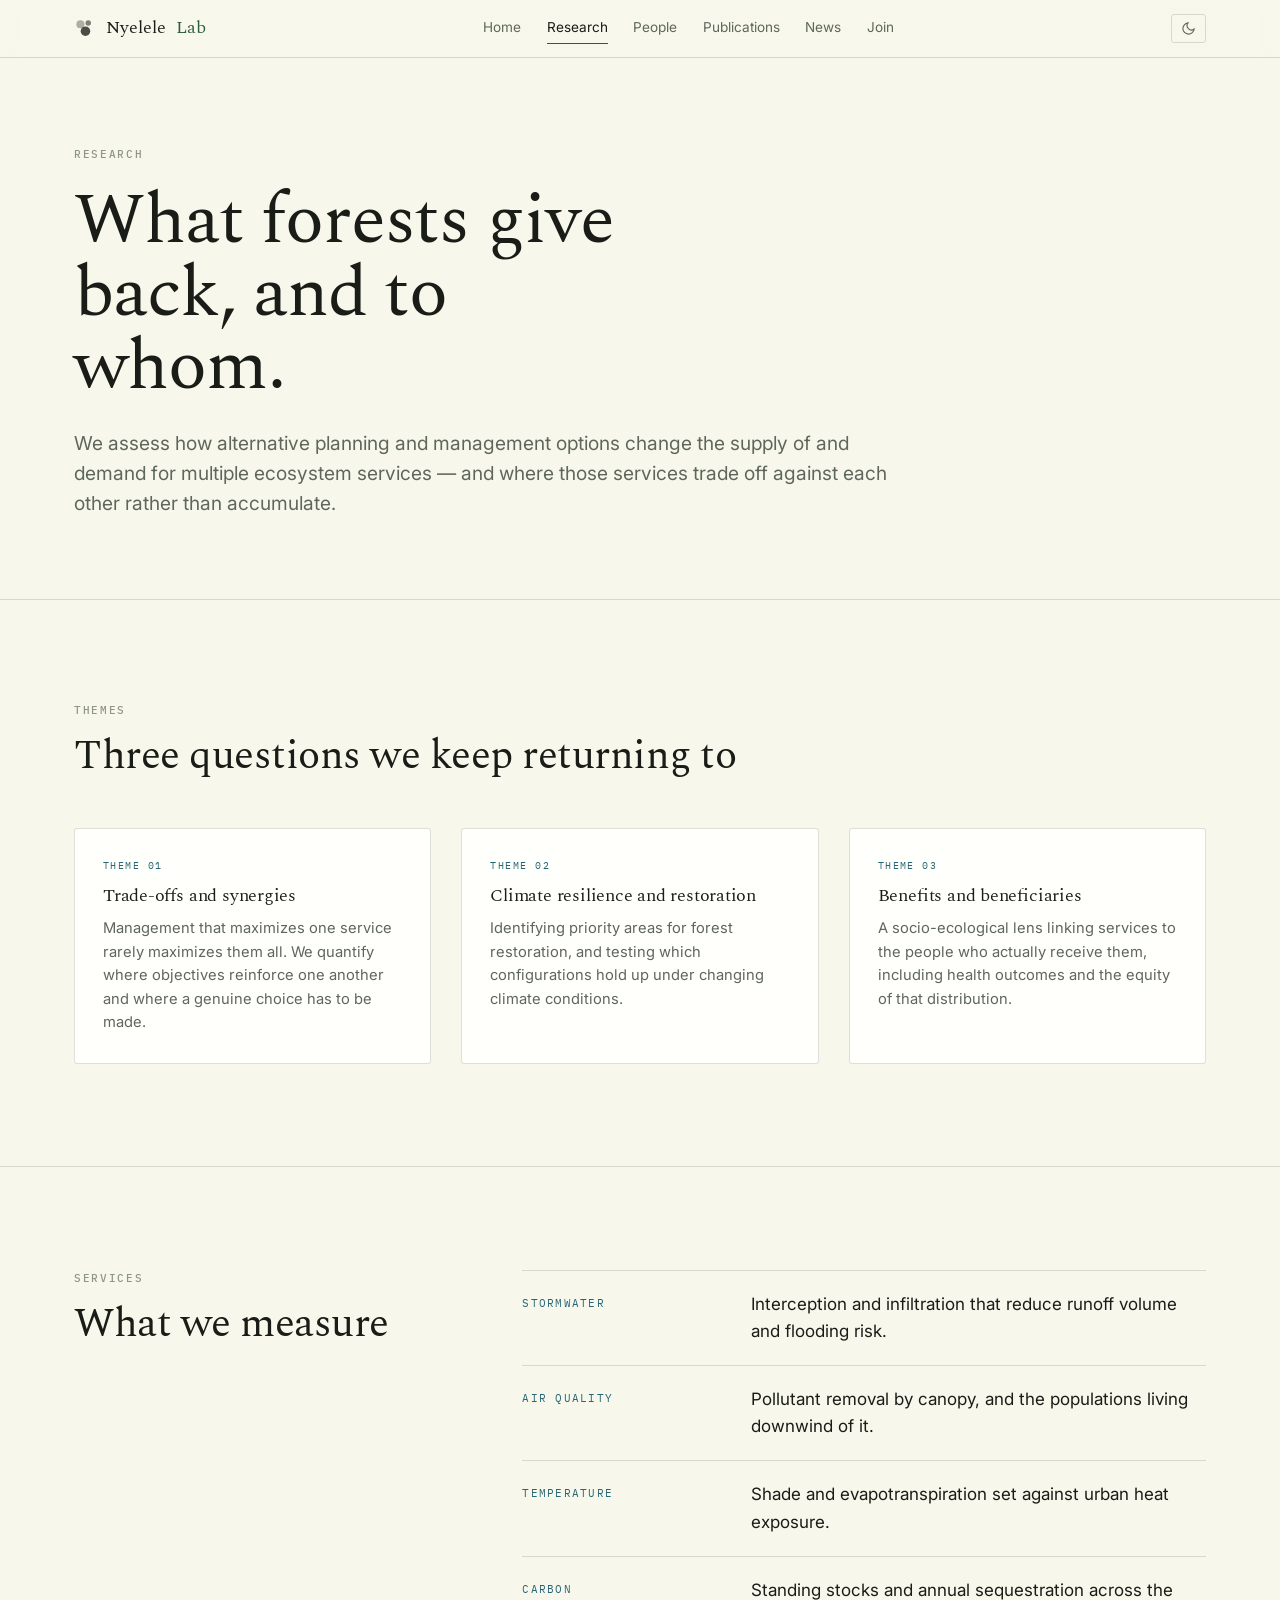
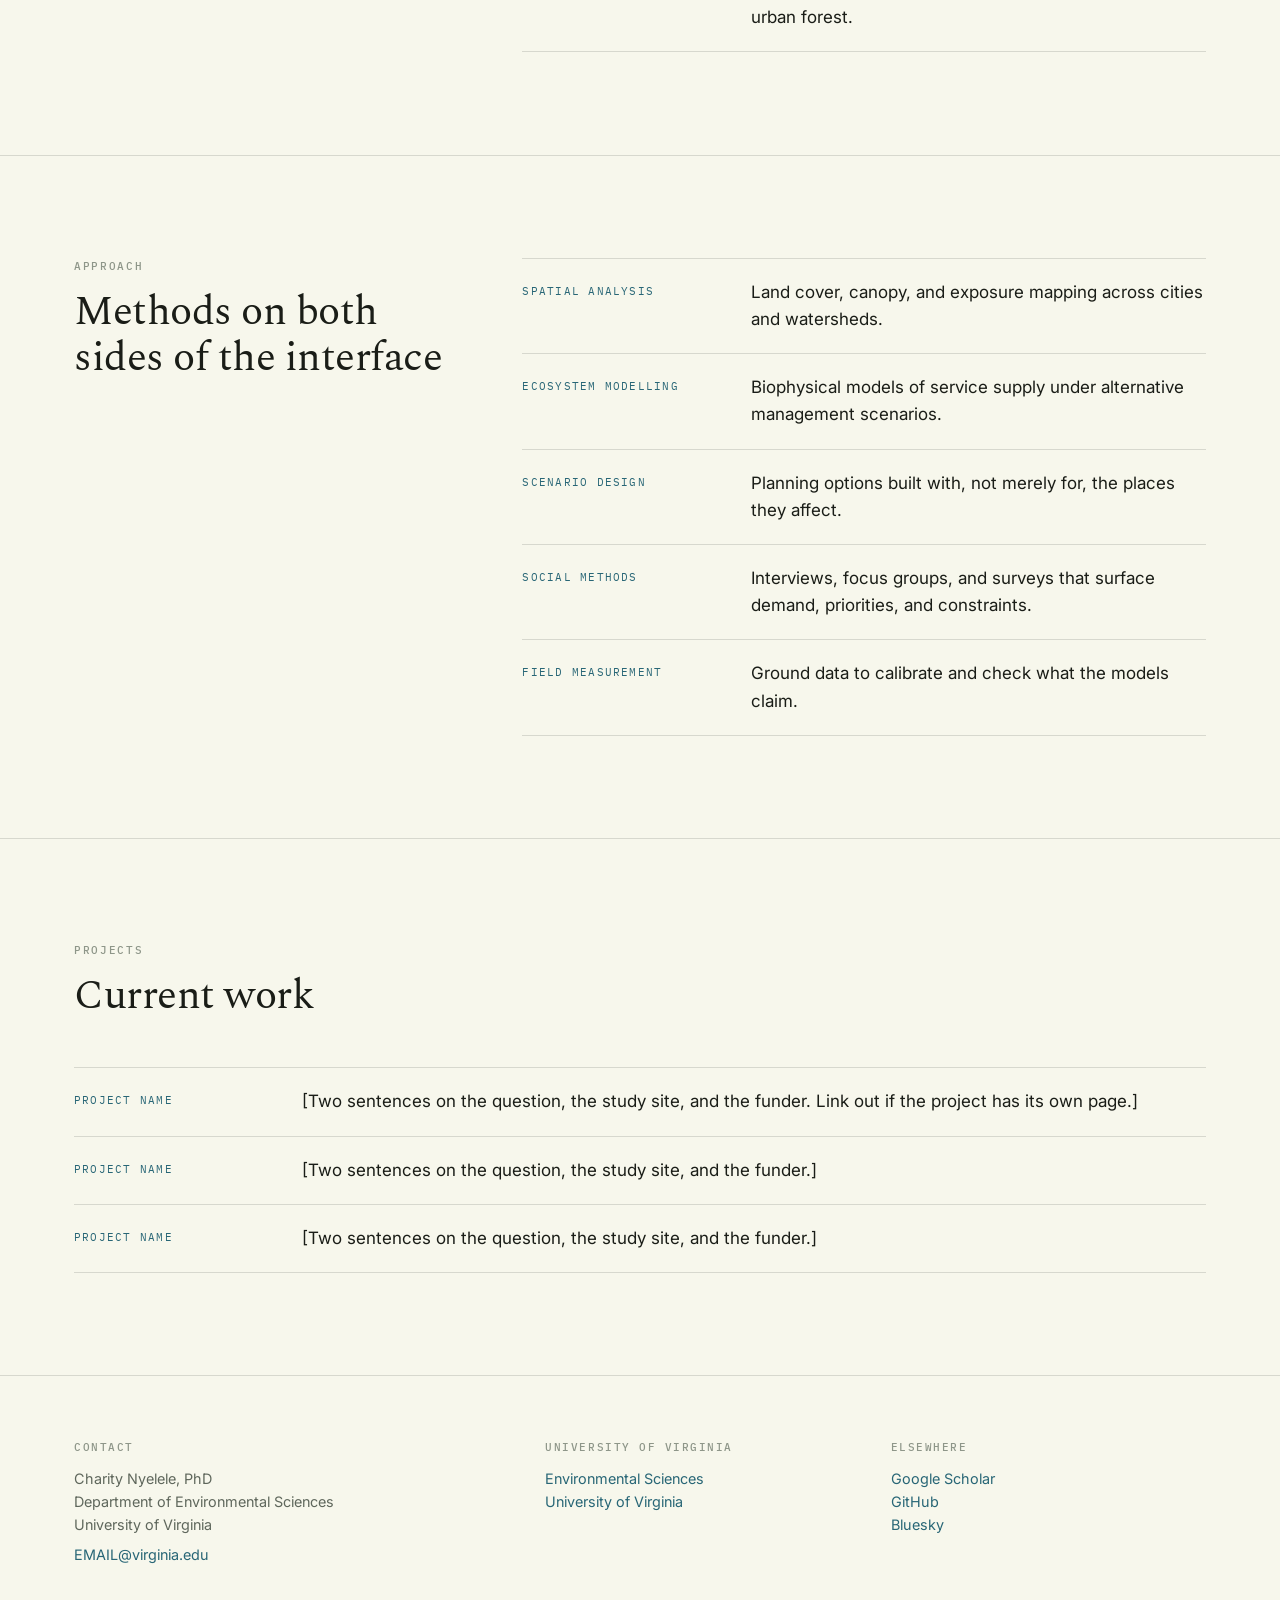
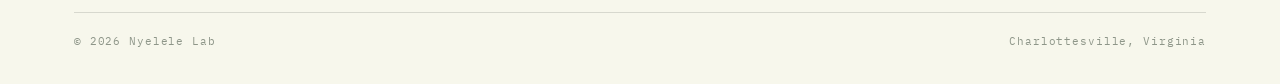
<file: assets/research.html>
<!DOCTYPE html>
<html lang="en">
<head>
<meta charset="utf-8">
<meta name="viewport" content="width=device-width, initial-scale=1">
<title>Research — Nyelele Lab</title>
<meta name="description" content="Ecosystem services, trade-offs, climate resilience, and beneficiaries in forested systems.">
<meta name="theme-color" content="#F7F7EC">
<meta property="og:title" content="Research — Nyelele Lab">
<meta property="og:description" content="Ecosystem services, trade-offs, climate resilience, and beneficiaries in forested systems.">
<meta property="og:type" content="website">
<link rel="preconnect" href="https://fonts.googleapis.com">
<link rel="preconnect" href="https://fonts.gstatic.com" crossorigin>
<link href="https://fonts.googleapis.com/css2?family=Spectral:ital,wght@0,300;0,400;0,600;1,400&family=Inter:wght@400;500;600&family=IBM+Plex+Mono:wght@400;500&display=swap" rel="stylesheet">
<link rel="stylesheet" href="assets/style.css">
</head>
<body>
<a class="skip" href="#main">Skip to content</a>

<header class="masthead">
  <div class="masthead__inner">
    <a class="wordmark" href="index.html"><svg class="wordmark__glyph" viewBox="0 0 24 24" aria-hidden="true"><circle cx="7" cy="8" r="4.4" fill="currentColor" opacity=".34"/><circle cx="15.5" cy="6.5" r="3" fill="currentColor" opacity=".55"/><circle cx="12.5" cy="15.5" r="5.2" fill="currentColor" opacity=".78"/></svg>Nyelele <em>Lab</em></a>
    <nav class="mainnav" id="mainnav" aria-label="Primary">
      <a href="index.html">Home</a>
      <a href="research.html" aria-current="page">Research</a>
      <a href="people.html">People</a>
      <a href="publications.html">Publications</a>
      <a href="news.html">News</a>
      <a href="join.html">Join</a>
    </nav>
    <div style="display:flex;gap:8px">
      <button class="iconbtn" id="themebtn" aria-label="Switch between light and dark">
        <svg class="icon-moon" viewBox="0 0 24 24" fill="none" stroke="currentColor" stroke-width="1.8" aria-hidden="true"><path d="M21 12.8A9 9 0 1 1 11.2 3a7 7 0 0 0 9.8 9.8z"/></svg>
        <svg class="icon-sun" viewBox="0 0 24 24" fill="none" stroke="currentColor" stroke-width="1.8" aria-hidden="true"><circle cx="12" cy="12" r="4.2"/><path d="M12 2v2.4M12 19.6V22M4.2 4.2l1.7 1.7M18.1 18.1l1.7 1.7M2 12h2.4M19.6 12H22M4.2 19.8l1.7-1.7M18.1 5.9l1.7-1.7"/></svg>
      </button>
      <button class="iconbtn navtoggle" id="navtoggle" aria-expanded="false" aria-controls="mainnav" aria-label="Menu">
        <svg viewBox="0 0 24 24" fill="none" stroke="currentColor" stroke-width="1.8" aria-hidden="true"><path d="M3 6h18M3 12h18M3 18h18"/></svg>
      </button>
    </div>
  </div>
</header>

<main id="main">
<section class="hero">
  <div class="shell">
    <span class="label">Research</span>
    <h1>What forests give back, and to whom.</h1>
    <p class="lede">We assess how alternative planning and management options change the supply of and
    demand for multiple ecosystem services &mdash; and where those services trade off against each
    other rather than accumulate.</p>
  </div>
</section>

<section class="section">
  <div class="shell">
    <div class="section__head">
      <span class="label">Themes</span>
      <h2>Three questions we keep returning to</h2>
    </div>
    <div class="grid-3">
      <div class="card">
        <span class="card__kind">Theme 01</span>
        <h3>Trade-offs and synergies</h3>
        <p>Management that maximizes one service rarely maximizes them all. We quantify where
        objectives reinforce one another and where a genuine choice has to be made.</p>
      </div>
      <div class="card">
        <span class="card__kind">Theme 02</span>
        <h3>Climate resilience and restoration</h3>
        <p>Identifying priority areas for forest restoration, and testing which configurations hold
        up under changing climate conditions.</p>
      </div>
      <div class="card">
        <span class="card__kind">Theme 03</span>
        <h3>Benefits and beneficiaries</h3>
        <p>A socio-ecological lens linking services to the people who actually receive them,
        including health outcomes and the equity of that distribution.</p>
      </div>
    </div>
  </div>
</section>

<section class="section">
  <div class="shell">
    <div class="split">
      <div class="section__head" style="margin:0">
        <span class="label">Services</span>
        <h2>What we measure</h2>
      </div>
      <ul class="rows">
        <li><span class="k">Stormwater</span><div class="v">Interception and infiltration that reduce runoff volume and flooding risk.</div></li>
        <li><span class="k">Air quality</span><div class="v">Pollutant removal by canopy, and the populations living downwind of it.</div></li>
        <li><span class="k">Temperature</span><div class="v">Shade and evapotranspiration set against urban heat exposure.</div></li>
        <li><span class="k">Carbon</span><div class="v">Standing stocks and annual sequestration across the urban forest.</div></li>
      </ul>
    </div>
  </div>
</section>

<section class="section">
  <div class="shell">
    <div class="split">
      <div class="section__head" style="margin:0">
        <span class="label">Approach</span>
        <h2>Methods on both sides of the interface</h2>
      </div>
      <ul class="rows">
        <li><span class="k">Spatial analysis</span><div class="v">Land cover, canopy, and exposure mapping across cities and watersheds.</div></li>
        <li><span class="k">Ecosystem modelling</span><div class="v">Biophysical models of service supply under alternative management scenarios.</div></li>
        <li><span class="k">Scenario design</span><div class="v">Planning options built with, not merely for, the places they affect.</div></li>
        <li><span class="k">Social methods</span><div class="v">Interviews, focus groups, and surveys that surface demand, priorities, and constraints.</div></li>
        <li><span class="k">Field measurement</span><div class="v">Ground data to calibrate and check what the models claim.</div></li>
      </ul>
    </div>
  </div>
</section>

<section class="section">
  <div class="shell">
    <div class="section__head">
      <span class="label">Projects</span>
      <h2>Current work</h2>
    </div>
    <ul class="rows">
      <li><span class="k">Project name</span><div class="v"><p>[Two sentences on the question, the study site, and the funder. Link out if the project has its own page.]</p></div></li>
      <li><span class="k">Project name</span><div class="v"><p>[Two sentences on the question, the study site, and the funder.]</p></div></li>
      <li><span class="k">Project name</span><div class="v"><p>[Two sentences on the question, the study site, and the funder.]</p></div></li>
    </ul>
  </div>
</section>
</main>

<footer class="colophon">
  <div class="shell">
    <div class="colophon__grid">
      <div>
        <h4>Contact</h4>
        <p>Charity Nyelele, PhD<br>
        Department of Environmental Sciences<br>
        University of Virginia</p>
        <p><a href="mailto:EMAIL@virginia.edu">EMAIL@virginia.edu</a></p>
      </div>
      <div>
        <h4>University of Virginia</h4>
        <p><a href="https://www.evsc.virginia.edu/">Environmental Sciences</a><br>
        <a href="https://www.virginia.edu/">University of Virginia</a></p>
      </div>
      <div>
        <h4>Elsewhere</h4>
        <p><a href="#">Google Scholar</a><br>
        <a href="#">GitHub</a><br>
        <a href="#">Bluesky</a></p>
      </div>
    </div>
    <div class="colophon__base">
      <span>&copy; 2026 Nyelele Lab</span>
      <span>Charlottesville, Virginia</span>
    </div>
  </div>
</footer>

<script>
(function () {
  /* Theme: follows the operating system, and the button flips it for this visit.
     No storage is used, so the choice resets on reload. */
  var root = document.documentElement;
  var prefersDark = window.matchMedia && window.matchMedia('(prefers-color-scheme: dark)').matches;
  root.setAttribute('data-theme', prefersDark ? 'dark' : 'light');

  document.getElementById('themebtn').addEventListener('click', function () {
    root.setAttribute('data-theme', root.getAttribute('data-theme') === 'dark' ? 'light' : 'dark');
  });

  var t = document.getElementById('navtoggle'), n = document.getElementById('mainnav');
  t.addEventListener('click', function () {
    var open = n.classList.toggle('is-open');
    t.setAttribute('aria-expanded', open);
  });
})();
</script>

</body>
</html>
</file>
<file: assets/style.css>
/* ============================================================
   NYELELE LAB — DESIGN SYSTEM
   ------------------------------------------------------------
   Everything visual is defined by the tokens in this first
   block. Change a token, and every page follows.
   ============================================================ */

/* ---------- 1. TOKENS : LIGHT (default) ---------- */
:root{
  /* surfaces */
  --bg:#F7F7EC;              /* page ground — warm paper */
  --bg-raised:#FFFFFB;        /* cards, panels */
  --bg-sunken:#EFEFE2;        /* figure wells, strips */

  /* ink */
  --fg:#1A1D17;               /* primary text */
  --fg-muted:#5F675C;         /* secondary text, captions */
  --fg-faint:#8E9689;         /* labels, disabled */

  /* accents */
  --accent:#2E5D3B;           /* forest — primary */
  --accent-2:#286676;         /* water — data, links */
  --accent-3:#8A6A2F;         /* dry season — tertiary */

  /* structure */
  --rule:rgba(26,29,23,.14);
  --rule-strong:rgba(26,29,23,.28);

  /* data scale — used by the matrix figure */
  --d0:rgba(46,93,59,.06);
  --d1:rgba(46,93,59,.18);
  --d2:rgba(46,93,59,.34);
  --d3:rgba(46,93,59,.52);
  --d4:rgba(46,93,59,.72);
  --d5:rgba(46,93,59,.92);
  --d-ink-hi:#F7F7EC;         /* text on dark cells */

  /* type */
  --serif:"Spectral",Georgia,"Times New Roman",serif;
  --sans:"Inter",system-ui,-apple-system,sans-serif;
  --mono:"IBM Plex Mono",ui-monospace,monospace;

  /* rhythm */
  --gap:clamp(20px,2.4vw,30px);
  --section-y:clamp(64px,8vw,110px);
  --measure:68ch;
  --radius:3px;
  --shell:1220px;
}

/* ---------- 2. TOKENS : DARK ---------- */
:root[data-theme="dark"]{
  --bg:#14160F;
  --bg-raised:#1C1F17;
  --bg-sunken:#0F110B;

  --fg:#EDEEE0;
  --fg-muted:#A2A899;
  --fg-faint:#767C6D;

  --accent:#7FB68C;
  --accent-2:#6FB3C4;
  --accent-3:#C6A75F;

  --rule:rgba(237,238,224,.16);
  --rule-strong:rgba(237,238,224,.3);

  --d0:rgba(127,182,140,.07);
  --d1:rgba(127,182,140,.2);
  --d2:rgba(127,182,140,.36);
  --d3:rgba(127,182,140,.54);
  --d4:rgba(127,182,140,.74);
  --d5:rgba(127,182,140,.94);
  --d-ink-hi:#14160F;
}

/* ---------- 3. RESET & BASE ---------- */
*{box-sizing:border-box}
html{scroll-behavior:smooth;-webkit-text-size-adjust:100%}
body{
  margin:0;background:var(--bg);color:var(--fg);
  font-family:var(--sans);font-size:17px;line-height:1.6;
  font-feature-settings:"kern","liga";
  -webkit-font-smoothing:antialiased;
  transition:background .25s ease,color .25s ease;
}
img{max-width:100%;height:auto;display:block}
a{color:inherit}

/* ---------- 4. TYPE SCALE ---------- */
h1,h2,h3,h4{font-family:var(--serif);font-weight:400;margin:0;letter-spacing:-.012em}
h1{font-size:clamp(2.6rem,5.6vw,4.5rem);line-height:1.02}
h2{font-size:clamp(1.8rem,3.2vw,2.6rem);line-height:1.12}
h3{font-size:1.25rem;line-height:1.3}
h4{font-size:1.02rem;line-height:1.35}
p{margin:0 0 1.05em}

.label{
  font-family:var(--mono);font-size:.7rem;font-weight:500;
  letter-spacing:.15em;text-transform:uppercase;color:var(--fg-faint);
}
.lede{font-size:1.16rem;line-height:1.56;color:var(--fg-muted);max-width:var(--measure)}
.muted{color:var(--fg-muted)}
.narrow{max-width:var(--measure)}

/* ---------- 5. LAYOUT ---------- */
.shell{max-width:var(--shell);margin:0 auto;padding:0 clamp(20px,4vw,44px)}
.section{padding:var(--section-y) 0;border-top:1px solid var(--rule)}
.section--flush{border-top:0}
.section__head{margin-bottom:clamp(28px,4vw,48px)}
.section__head .label{display:block;margin-bottom:14px}

.grid-2{display:grid;grid-template-columns:repeat(2,1fr);gap:var(--gap)}
.grid-3{display:grid;grid-template-columns:repeat(3,1fr);gap:var(--gap)}
.grid-4{display:grid;grid-template-columns:repeat(4,1fr);gap:var(--gap)}
.split{display:grid;grid-template-columns:minmax(0,.72fr) minmax(0,1.28fr);gap:clamp(28px,5vw,72px)}

/* ---------- 6. HEADER ---------- */
.masthead{
  position:sticky;top:0;z-index:50;
  background:color-mix(in srgb,var(--bg) 88%,transparent);
  backdrop-filter:saturate(1.4) blur(12px);
  border-bottom:1px solid var(--rule);
}
.masthead__inner{
  max-width:var(--shell);margin:0 auto;
  padding:13px clamp(20px,4vw,44px);
  display:flex;align-items:center;justify-content:space-between;gap:20px;
}
.wordmark{
  display:flex;align-items:center;gap:10px;
  text-decoration:none;font-family:var(--serif);font-size:1.1rem;white-space:nowrap;
}
.wordmark__glyph{width:22px;height:22px;flex:none}
.wordmark em{font-style:normal;color:var(--accent)}

.mainnav{display:flex;align-items:center;gap:clamp(14px,2vw,26px)}
.mainnav a{
  font-size:.85rem;text-decoration:none;color:var(--fg-muted);
  padding:4px 0;border-bottom:1px solid transparent;transition:color .15s,border-color .15s;
}
.mainnav a:hover{color:var(--fg)}
.mainnav a[aria-current="page"]{color:var(--fg);border-bottom-color:var(--accent)}

.iconbtn{
  background:none;border:1px solid var(--rule);color:var(--fg-muted);
  border-radius:var(--radius);padding:6px 9px;cursor:pointer;
  display:inline-flex;align-items:center;justify-content:center;
  transition:border-color .15s,color .15s;
}
.iconbtn:hover{border-color:var(--rule-strong);color:var(--fg)}
.iconbtn svg{width:15px;height:15px}
:root[data-theme="dark"] .icon-moon{display:none}
:root:not([data-theme="dark"]) .icon-sun{display:none}

.navtoggle{display:none}

/* ---------- 7. BUTTONS ---------- */
.btn{
  display:inline-block;text-decoration:none;font-size:.88rem;
  padding:11px 20px;border:1px solid var(--fg);border-radius:var(--radius);
  transition:background .18s,color .18s,border-color .18s;
}
.btn:hover{background:var(--fg);color:var(--bg)}
.btn--primary{background:var(--accent);border-color:var(--accent);color:#FFFFFB}
.btn--primary:hover{background:var(--fg);border-color:var(--fg);color:var(--bg)}
.btn-row{display:flex;gap:12px;flex-wrap:wrap;margin-top:28px}

/* ---------- 8. HERO ---------- */
.hero{padding:clamp(48px,7vw,88px) 0 clamp(36px,5vw,60px)}
.hero .label{display:block;margin-bottom:20px}
.hero h1{max-width:16ch}
.hero h1 .br{display:block}
.hero .lede{margin-top:26px;font-size:1.2rem}

/* ---------- 9. FIGURE : MATRIX ---------- */
.figure{
  background:var(--bg-sunken);border:1px solid var(--rule);
  border-radius:var(--radius);padding:clamp(20px,3vw,34px);
}
.figure__bar{
  display:flex;align-items:flex-end;justify-content:space-between;
  gap:20px;flex-wrap:wrap;margin-bottom:24px;
}
.figure__title h3{margin:6px 0 3px}
.figure__title p{margin:0;font-size:.9rem;color:var(--fg-muted);font-style:italic}
.switch{display:flex;gap:0;border:1px solid var(--rule);border-radius:var(--radius);overflow:hidden}
.switch button{
  font-family:var(--mono);font-size:.68rem;letter-spacing:.1em;text-transform:uppercase;
  background:none;border:0;border-right:1px solid var(--rule);
  padding:8px 13px;color:var(--fg-muted);cursor:pointer;transition:background .15s,color .15s;
}
.switch button:last-child{border-right:0}
.switch button:hover{color:var(--fg)}
.switch button[aria-pressed="true"]{background:var(--accent);color:#FFFFFB}

.matrix{width:100%;border-collapse:collapse;font-size:.82rem}
.matrix th{font-weight:400;text-align:left;padding:6px 8px;vertical-align:bottom}
.matrix thead th{
  font-family:var(--mono);font-size:.66rem;letter-spacing:.09em;
  text-transform:uppercase;color:var(--fg-faint);border-bottom:1px solid var(--rule);
}
.matrix tbody th{
  color:var(--fg-muted);white-space:nowrap;padding-right:16px;
  border-right:1px solid var(--rule);font-size:.8rem;
}
.matrix td{padding:3px}
.cell{
  display:flex;align-items:center;justify-content:center;
  height:38px;border-radius:2px;font-family:var(--mono);font-size:.72rem;
  color:var(--fg-muted);text-decoration:none;transition:transform .12s,outline-color .12s;
  outline:1px solid transparent;
}
.cell:hover{transform:scale(1.06);outline-color:var(--fg)}
.cell[data-v="0"]{background:var(--d0)}
.cell[data-v="1"]{background:var(--d1)}
.cell[data-v="2"]{background:var(--d2)}
.cell[data-v="3"]{background:var(--d3);color:var(--d-ink-hi)}
.cell[data-v="4"]{background:var(--d4);color:var(--d-ink-hi)}
.cell[data-v="5"]{background:var(--d5);color:var(--d-ink-hi)}

.legend{display:flex;align-items:center;gap:9px;margin-top:20px;font-family:var(--mono);font-size:.65rem;letter-spacing:.1em;text-transform:uppercase;color:var(--fg-faint)}
.legend__ramp{display:flex;gap:2px}
.legend__ramp i{width:26px;height:9px;border-radius:1px;display:block}

/* ---------- 10. CARDS ---------- */
.card{
  background:var(--bg-raised);border:1px solid var(--rule);border-radius:var(--radius);
  padding:clamp(20px,2.4vw,28px);display:flex;flex-direction:column;gap:10px;
  text-decoration:none;transition:border-color .18s,transform .18s;
}
a.card:hover{border-color:var(--accent);transform:translateY(-2px)}
.card__kind{font-family:var(--mono);font-size:.65rem;letter-spacing:.14em;text-transform:uppercase;color:var(--accent-2)}
.card h3{font-size:1.12rem}
.card p{font-size:.92rem;color:var(--fg-muted);margin:0}
.card__meta{font-size:.82rem;color:var(--fg-faint);margin-top:auto;padding-top:6px}
.card__meta em{font-style:italic}

/* ---------- 11. DEFINITION ROWS ---------- */
.rows{list-style:none;margin:0;padding:0}
.rows li{
  display:grid;grid-template-columns:minmax(140px,190px) 1fr;gap:clamp(16px,3vw,40px);
  padding:20px 0;border-bottom:1px solid var(--rule);
}
.rows li:first-child{border-top:1px solid var(--rule)}
.rows dt,.rows .k{
  font-family:var(--mono);font-size:.7rem;letter-spacing:.11em;
  text-transform:uppercase;color:var(--accent-2);padding-top:4px;
}
.rows .v{margin:0}
.rows .v strong{font-weight:600}
.rows .v p:last-child{margin-bottom:0}

/* ---------- 12. PEOPLE ---------- */
.roster{display:grid;grid-template-columns:repeat(auto-fill,minmax(210px,1fr));gap:clamp(22px,3vw,36px)}
.member__portrait{
  aspect-ratio:1/1;border-radius:50%;overflow:hidden;margin-bottom:16px;width:100%;
  background:var(--bg-sunken);border:1px solid var(--rule);
  display:flex;align-items:center;justify-content:center;
  font-family:var(--mono);font-size:.62rem;letter-spacing:.1em;color:var(--fg-faint);
}
.member__portrait img{width:100%;height:100%;object-fit:cover}
.member h3{font-size:1.05rem}
.member .role{font-family:var(--mono);font-size:.68rem;letter-spacing:.1em;text-transform:uppercase;color:var(--fg-faint);margin-top:5px}
.member p{font-size:.9rem;color:var(--fg-muted);margin:9px 0 0}
.member .links{font-size:.8rem;margin-top:8px}
.member .links a{color:var(--accent-2)}

/* ---------- 13. PUBLICATIONS ---------- */
.biblio{list-style:none;margin:0;padding:0}
.biblio li{padding:22px 0;border-bottom:1px solid var(--rule);display:grid;grid-template-columns:64px 1fr;gap:22px}
.biblio li:first-child{border-top:1px solid var(--rule)}
.biblio .yr{font-family:var(--mono);font-size:.78rem;color:var(--accent-2);padding-top:3px}
.biblio .title{font-family:var(--serif);font-size:1.08rem;line-height:1.34;display:block;margin-bottom:5px}
.biblio .title a{text-decoration:none;border-bottom:1px solid var(--rule-strong)}
.biblio .title a:hover{color:var(--accent)}
.biblio .authors{font-size:.88rem;color:var(--fg-muted)}
.biblio .venue{font-size:.86rem;color:var(--fg-faint);font-style:italic}
.tagrow{display:flex;gap:6px;flex-wrap:wrap;margin-top:9px}
.tag{
  font-family:var(--mono);font-size:.62rem;letter-spacing:.1em;text-transform:uppercase;
  border:1px solid var(--rule);border-radius:2px;padding:3px 7px;color:var(--fg-faint);
}

/* ---------- 14. FOOTER ---------- */
.colophon{border-top:1px solid var(--rule);padding:clamp(40px,5vw,64px) 0 34px;margin-top:0}
.colophon__grid{display:grid;grid-template-columns:1.4fr 1fr 1fr;gap:var(--gap)}
.colophon h4{font-family:var(--mono);font-size:.68rem;letter-spacing:.14em;text-transform:uppercase;color:var(--fg-faint);margin-bottom:12px;font-weight:500}
.colophon p{font-size:.9rem;color:var(--fg-muted);margin:0 0 .5em}
.colophon a{color:var(--accent-2);text-decoration:none}
.colophon a:hover{text-decoration:underline}
.colophon__base{
  margin-top:38px;padding-top:20px;border-top:1px solid var(--rule);
  display:flex;justify-content:space-between;gap:16px;flex-wrap:wrap;
  font-family:var(--mono);font-size:.68rem;letter-spacing:.08em;color:var(--fg-faint);
}

/* ---------- 15. RESPONSIVE ---------- */
@media (max-width:960px){
  .split,.grid-3,.grid-4{grid-template-columns:1fr}
  .colophon__grid{grid-template-columns:1fr 1fr}
}
@media (max-width:760px){
  .navtoggle{display:inline-flex}
  .mainnav{
    display:none;order:3;width:100%;flex-direction:column;align-items:flex-start;
    gap:2px;padding:14px 0 4px;border-top:1px solid var(--rule);margin-top:12px;
  }
  .mainnav.is-open{display:flex}
  .mainnav a{padding:8px 0;font-size:.95rem;width:100%}
  .masthead__inner{flex-wrap:wrap}
  .grid-2{grid-template-columns:1fr}
  .rows li{grid-template-columns:1fr;gap:8px}
  .biblio li{grid-template-columns:1fr;gap:6px}
  .colophon__grid{grid-template-columns:1fr}
  .figure{padding:18px 14px}
  .matrix{font-size:.74rem}
  .cell{height:32px;font-size:.65rem}
}
@media (max-width:520px){
  .matrix tbody th{white-space:normal;font-size:.72rem;padding-right:8px}
}

/* ---------- 16. A11Y & MOTION ---------- */
:focus-visible{outline:2px solid var(--accent-2);outline-offset:3px;border-radius:2px}
.skip{position:absolute;left:-9999px;top:0;background:var(--accent);color:#fff;padding:10px 16px;z-index:99}
.skip:focus{left:10px;top:10px}
@media (prefers-reduced-motion:reduce){
  *{animation-duration:.01ms!important;transition-duration:.01ms!important}
  html{scroll-behavior:auto}
}
@media print{
  .masthead,.btn-row,.switch{display:none}
  body{background:#fff;color:#000}
}
</file>
<file: assets/assets/style.css>
/* ============================================================
   NYELELE LAB — DESIGN SYSTEM
   ------------------------------------------------------------
   Everything visual is defined by the tokens in this first
   block. Change a token, and every page follows.
   ============================================================ */

/* ---------- 1. TOKENS : LIGHT (default) ---------- */
:root{
  /* surfaces */
  --bg:#F7F7EC;              /* page ground — warm paper */
  --bg-raised:#FFFFFB;        /* cards, panels */
  --bg-sunken:#EFEFE2;        /* figure wells, strips */

  /* ink */
  --fg:#1A1D17;               /* primary text */
  --fg-muted:#5F675C;         /* secondary text, captions */
  --fg-faint:#8E9689;         /* labels, disabled */

  /* accents */
  --accent:#2E5D3B;           /* forest — primary */
  --accent-2:#286676;         /* water — data, links */
  --accent-3:#8A6A2F;         /* dry season — tertiary */

  /* structure */
  --rule:rgba(26,29,23,.14);
  --rule-strong:rgba(26,29,23,.28);

  /* data scale — used by the matrix figure */
  --d0:rgba(46,93,59,.06);
  --d1:rgba(46,93,59,.18);
  --d2:rgba(46,93,59,.34);
  --d3:rgba(46,93,59,.52);
  --d4:rgba(46,93,59,.72);
  --d5:rgba(46,93,59,.92);
  --d-ink-hi:#F7F7EC;         /* text on dark cells */

  /* type */
  --serif:"Spectral",Georgia,"Times New Roman",serif;
  --sans:"Inter",system-ui,-apple-system,sans-serif;
  --mono:"IBM Plex Mono",ui-monospace,monospace;

  /* rhythm */
  --gap:clamp(20px,2.4vw,30px);
  --section-y:clamp(64px,8vw,110px);
  --measure:68ch;
  --radius:3px;
  --shell:1220px;
}

/* ---------- 2. TOKENS : DARK ---------- */
:root[data-theme="dark"]{
  --bg:#14160F;
  --bg-raised:#1C1F17;
  --bg-sunken:#0F110B;

  --fg:#EDEEE0;
  --fg-muted:#A2A899;
  --fg-faint:#767C6D;

  --accent:#7FB68C;
  --accent-2:#6FB3C4;
  --accent-3:#C6A75F;

  --rule:rgba(237,238,224,.16);
  --rule-strong:rgba(237,238,224,.3);

  --d0:rgba(127,182,140,.07);
  --d1:rgba(127,182,140,.2);
  --d2:rgba(127,182,140,.36);
  --d3:rgba(127,182,140,.54);
  --d4:rgba(127,182,140,.74);
  --d5:rgba(127,182,140,.94);
  --d-ink-hi:#14160F;
}

/* ---------- 3. RESET & BASE ---------- */
*{box-sizing:border-box}
html{scroll-behavior:smooth;-webkit-text-size-adjust:100%}
body{
  margin:0;background:var(--bg);color:var(--fg);
  font-family:var(--sans);font-size:17px;line-height:1.6;
  font-feature-settings:"kern","liga";
  -webkit-font-smoothing:antialiased;
  transition:background .25s ease,color .25s ease;
}
img{max-width:100%;height:auto;display:block}
a{color:inherit}

/* ---------- 4. TYPE SCALE ---------- */
h1,h2,h3,h4{font-family:var(--serif);font-weight:400;margin:0;letter-spacing:-.012em}
h1{font-size:clamp(2.6rem,5.6vw,4.5rem);line-height:1.02}
h2{font-size:clamp(1.8rem,3.2vw,2.6rem);line-height:1.12}
h3{font-size:1.25rem;line-height:1.3}
h4{font-size:1.02rem;line-height:1.35}
p{margin:0 0 1.05em}

.label{
  font-family:var(--mono);font-size:.7rem;font-weight:500;
  letter-spacing:.15em;text-transform:uppercase;color:var(--fg-faint);
}
.lede{font-size:1.16rem;line-height:1.56;color:var(--fg-muted);max-width:var(--measure)}
.muted{color:var(--fg-muted)}
.narrow{max-width:var(--measure)}

/* ---------- 5. LAYOUT ---------- */
.shell{max-width:var(--shell);margin:0 auto;padding:0 clamp(20px,4vw,44px)}
.section{padding:var(--section-y) 0;border-top:1px solid var(--rule)}
.section--flush{border-top:0}
.section__head{margin-bottom:clamp(28px,4vw,48px)}
.section__head .label{display:block;margin-bottom:14px}

.grid-2{display:grid;grid-template-columns:repeat(2,1fr);gap:var(--gap)}
.grid-3{display:grid;grid-template-columns:repeat(3,1fr);gap:var(--gap)}
.grid-4{display:grid;grid-template-columns:repeat(4,1fr);gap:var(--gap)}
.split{display:grid;grid-template-columns:minmax(0,.72fr) minmax(0,1.28fr);gap:clamp(28px,5vw,72px)}

/* ---------- 6. HEADER ---------- */
.masthead{
  position:sticky;top:0;z-index:50;
  background:color-mix(in srgb,var(--bg) 88%,transparent);
  backdrop-filter:saturate(1.4) blur(12px);
  border-bottom:1px solid var(--rule);
}
.masthead__inner{
  max-width:var(--shell);margin:0 auto;
  padding:13px clamp(20px,4vw,44px);
  display:flex;align-items:center;justify-content:space-between;gap:20px;
}
.wordmark{
  display:flex;align-items:center;gap:10px;
  text-decoration:none;font-family:var(--serif);font-size:1.1rem;white-space:nowrap;
}
.wordmark__glyph{width:22px;height:22px;flex:none}
.wordmark em{font-style:normal;color:var(--accent)}

.mainnav{display:flex;align-items:center;gap:clamp(14px,2vw,26px)}
.mainnav a{
  font-size:.85rem;text-decoration:none;color:var(--fg-muted);
  padding:4px 0;border-bottom:1px solid transparent;transition:color .15s,border-color .15s;
}
.mainnav a:hover{color:var(--fg)}
.mainnav a[aria-current="page"]{color:var(--fg);border-bottom-color:var(--accent)}

.iconbtn{
  background:none;border:1px solid var(--rule);color:var(--fg-muted);
  border-radius:var(--radius);padding:6px 9px;cursor:pointer;
  display:inline-flex;align-items:center;justify-content:center;
  transition:border-color .15s,color .15s;
}
.iconbtn:hover{border-color:var(--rule-strong);color:var(--fg)}
.iconbtn svg{width:15px;height:15px}
:root[data-theme="dark"] .icon-moon{display:none}
:root:not([data-theme="dark"]) .icon-sun{display:none}

.navtoggle{display:none}

/* ---------- 7. BUTTONS ---------- */
.btn{
  display:inline-block;text-decoration:none;font-size:.88rem;
  padding:11px 20px;border:1px solid var(--fg);border-radius:var(--radius);
  transition:background .18s,color .18s,border-color .18s;
}
.btn:hover{background:var(--fg);color:var(--bg)}
.btn--primary{background:var(--accent);border-color:var(--accent);color:#FFFFFB}
.btn--primary:hover{background:var(--fg);border-color:var(--fg);color:var(--bg)}
.btn-row{display:flex;gap:12px;flex-wrap:wrap;margin-top:28px}

/* ---------- 8. HERO ---------- */
.hero{padding:clamp(48px,7vw,88px) 0 clamp(36px,5vw,60px)}
.hero .label{display:block;margin-bottom:20px}
.hero h1{max-width:16ch}
.hero h1 .br{display:block}
.hero .lede{margin-top:26px;font-size:1.2rem}

/* ---------- 9. FIGURE : MATRIX ---------- */
.figure{
  background:var(--bg-sunken);border:1px solid var(--rule);
  border-radius:var(--radius);padding:clamp(20px,3vw,34px);
}
.figure__bar{
  display:flex;align-items:flex-end;justify-content:space-between;
  gap:20px;flex-wrap:wrap;margin-bottom:24px;
}
.figure__title h3{margin:6px 0 3px}
.figure__title p{margin:0;font-size:.9rem;color:var(--fg-muted);font-style:italic}
.switch{display:flex;gap:0;border:1px solid var(--rule);border-radius:var(--radius);overflow:hidden}
.switch button{
  font-family:var(--mono);font-size:.68rem;letter-spacing:.1em;text-transform:uppercase;
  background:none;border:0;border-right:1px solid var(--rule);
  padding:8px 13px;color:var(--fg-muted);cursor:pointer;transition:background .15s,color .15s;
}
.switch button:last-child{border-right:0}
.switch button:hover{color:var(--fg)}
.switch button[aria-pressed="true"]{background:var(--accent);color:#FFFFFB}

.matrix{width:100%;border-collapse:collapse;font-size:.82rem}
.matrix th{font-weight:400;text-align:left;padding:6px 8px;vertical-align:bottom}
.matrix thead th{
  font-family:var(--mono);font-size:.66rem;letter-spacing:.09em;
  text-transform:uppercase;color:var(--fg-faint);border-bottom:1px solid var(--rule);
}
.matrix tbody th{
  color:var(--fg-muted);white-space:nowrap;padding-right:16px;
  border-right:1px solid var(--rule);font-size:.8rem;
}
.matrix td{padding:3px}
.cell{
  display:flex;align-items:center;justify-content:center;
  height:38px;border-radius:2px;font-family:var(--mono);font-size:.72rem;
  color:var(--fg-muted);text-decoration:none;transition:transform .12s,outline-color .12s;
  outline:1px solid transparent;
}
.cell:hover{transform:scale(1.06);outline-color:var(--fg)}
.cell[data-v="0"]{background:var(--d0)}
.cell[data-v="1"]{background:var(--d1)}
.cell[data-v="2"]{background:var(--d2)}
.cell[data-v="3"]{background:var(--d3);color:var(--d-ink-hi)}
.cell[data-v="4"]{background:var(--d4);color:var(--d-ink-hi)}
.cell[data-v="5"]{background:var(--d5);color:var(--d-ink-hi)}

.legend{display:flex;align-items:center;gap:9px;margin-top:20px;font-family:var(--mono);font-size:.65rem;letter-spacing:.1em;text-transform:uppercase;color:var(--fg-faint)}
.legend__ramp{display:flex;gap:2px}
.legend__ramp i{width:26px;height:9px;border-radius:1px;display:block}

/* ---------- 10. CARDS ---------- */
.card{
  background:var(--bg-raised);border:1px solid var(--rule);border-radius:var(--radius);
  padding:clamp(20px,2.4vw,28px);display:flex;flex-direction:column;gap:10px;
  text-decoration:none;transition:border-color .18s,transform .18s;
}
a.card:hover{border-color:var(--accent);transform:translateY(-2px)}
.card__kind{font-family:var(--mono);font-size:.65rem;letter-spacing:.14em;text-transform:uppercase;color:var(--accent-2)}
.card h3{font-size:1.12rem}
.card p{font-size:.92rem;color:var(--fg-muted);margin:0}
.card__meta{font-size:.82rem;color:var(--fg-faint);margin-top:auto;padding-top:6px}
.card__meta em{font-style:italic}

/* ---------- 11. DEFINITION ROWS ---------- */
.rows{list-style:none;margin:0;padding:0}
.rows li{
  display:grid;grid-template-columns:minmax(140px,190px) 1fr;gap:clamp(16px,3vw,40px);
  padding:20px 0;border-bottom:1px solid var(--rule);
}
.rows li:first-child{border-top:1px solid var(--rule)}
.rows dt,.rows .k{
  font-family:var(--mono);font-size:.7rem;letter-spacing:.11em;
  text-transform:uppercase;color:var(--accent-2);padding-top:4px;
}
.rows .v{margin:0}
.rows .v strong{font-weight:600}
.rows .v p:last-child{margin-bottom:0}

/* ---------- 12. PEOPLE ---------- */
.roster{display:grid;grid-template-columns:repeat(auto-fill,minmax(210px,1fr));gap:clamp(22px,3vw,36px)}
.member__portrait{
  aspect-ratio:1/1;border-radius:50%;overflow:hidden;margin-bottom:16px;width:100%;
  background:var(--bg-sunken);border:1px solid var(--rule);
  display:flex;align-items:center;justify-content:center;
  font-family:var(--mono);font-size:.62rem;letter-spacing:.1em;color:var(--fg-faint);
}
.member__portrait img{width:100%;height:100%;object-fit:cover}
.member h3{font-size:1.05rem}
.member .role{font-family:var(--mono);font-size:.68rem;letter-spacing:.1em;text-transform:uppercase;color:var(--fg-faint);margin-top:5px}
.member p{font-size:.9rem;color:var(--fg-muted);margin:9px 0 0}
.member .links{font-size:.8rem;margin-top:8px}
.member .links a{color:var(--accent-2)}

/* ---------- 13. PUBLICATIONS ---------- */
.biblio{list-style:none;margin:0;padding:0}
.biblio li{padding:22px 0;border-bottom:1px solid var(--rule);display:grid;grid-template-columns:64px 1fr;gap:22px}
.biblio li:first-child{border-top:1px solid var(--rule)}
.biblio .yr{font-family:var(--mono);font-size:.78rem;color:var(--accent-2);padding-top:3px}
.biblio .title{font-family:var(--serif);font-size:1.08rem;line-height:1.34;display:block;margin-bottom:5px}
.biblio .title a{text-decoration:none;border-bottom:1px solid var(--rule-strong)}
.biblio .title a:hover{color:var(--accent)}
.biblio .authors{font-size:.88rem;color:var(--fg-muted)}
.biblio .venue{font-size:.86rem;color:var(--fg-faint);font-style:italic}
.tagrow{display:flex;gap:6px;flex-wrap:wrap;margin-top:9px}
.tag{
  font-family:var(--mono);font-size:.62rem;letter-spacing:.1em;text-transform:uppercase;
  border:1px solid var(--rule);border-radius:2px;padding:3px 7px;color:var(--fg-faint);
}

/* ---------- 14. FOOTER ---------- */
.colophon{border-top:1px solid var(--rule);padding:clamp(40px,5vw,64px) 0 34px;margin-top:0}
.colophon__grid{display:grid;grid-template-columns:1.4fr 1fr 1fr;gap:var(--gap)}
.colophon h4{font-family:var(--mono);font-size:.68rem;letter-spacing:.14em;text-transform:uppercase;color:var(--fg-faint);margin-bottom:12px;font-weight:500}
.colophon p{font-size:.9rem;color:var(--fg-muted);margin:0 0 .5em}
.colophon a{color:var(--accent-2);text-decoration:none}
.colophon a:hover{text-decoration:underline}
.colophon__base{
  margin-top:38px;padding-top:20px;border-top:1px solid var(--rule);
  display:flex;justify-content:space-between;gap:16px;flex-wrap:wrap;
  font-family:var(--mono);font-size:.68rem;letter-spacing:.08em;color:var(--fg-faint);
}

/* ---------- 15. RESPONSIVE ---------- */
@media (max-width:960px){
  .split,.grid-3,.grid-4{grid-template-columns:1fr}
  .colophon__grid{grid-template-columns:1fr 1fr}
}
@media (max-width:760px){
  .navtoggle{display:inline-flex}
  .mainnav{
    display:none;order:3;width:100%;flex-direction:column;align-items:flex-start;
    gap:2px;padding:14px 0 4px;border-top:1px solid var(--rule);margin-top:12px;
  }
  .mainnav.is-open{display:flex}
  .mainnav a{padding:8px 0;font-size:.95rem;width:100%}
  .masthead__inner{flex-wrap:wrap}
  .grid-2{grid-template-columns:1fr}
  .rows li{grid-template-columns:1fr;gap:8px}
  .biblio li{grid-template-columns:1fr;gap:6px}
  .colophon__grid{grid-template-columns:1fr}
  .figure{padding:18px 14px}
  .matrix{font-size:.74rem}
  .cell{height:32px;font-size:.65rem}
}
@media (max-width:520px){
  .matrix tbody th{white-space:normal;font-size:.72rem;padding-right:8px}
}

/* ---------- 16. A11Y & MOTION ---------- */
:focus-visible{outline:2px solid var(--accent-2);outline-offset:3px;border-radius:2px}
.skip{position:absolute;left:-9999px;top:0;background:var(--accent);color:#fff;padding:10px 16px;z-index:99}
.skip:focus{left:10px;top:10px}
@media (prefers-reduced-motion:reduce){
  *{animation-duration:.01ms!important;transition-duration:.01ms!important}
  html{scroll-behavior:auto}
}
@media print{
  .masthead,.btn-row,.switch{display:none}
  body{background:#fff;color:#000}
}



/* ============================================================
   PUBLICATION ENTRIES  —  paste at the END of assets/style.css
   ============================================================ */

.pubset{display:flex;flex-direction:column;gap:clamp(20px,2.6vw,30px)}

/* TWO-COLUMN LAYOUT: text on the left, small image on the right */
.pub{
  background:var(--bg-raised);
  border:1px solid var(--rule);
  border-radius:var(--radius);
  padding:clamp(22px,2.8vw,34px);
  display:grid;
  grid-template-columns:minmax(0,1fr) 300px;
  gap:clamp(22px,3vw,36px);
  align-items:start;
}
.pub--nofigure{grid-template-columns:minmax(0,1fr)}
.pub--featured{border-color:var(--accent)}

/* ---- metadata strip ---- */
.pub__meta{
  font-family:var(--mono);font-size:.68rem;letter-spacing:.13em;text-transform:uppercase;
  color:var(--fg-faint);display:flex;flex-wrap:wrap;align-items:center;gap:6px 4px;
  line-height:1.7;margin-bottom:16px;
}
.pub__meta > *::after{content:"\00a0\00b7";color:var(--fg-faint);margin-left:5px}
.pub__meta > *:last-child::after{content:""}
.pub__meta .is-featured{color:var(--accent-3)}
.pub__meta .venue{color:var(--fg-muted)}

.t-water{color:#3E7FA6}
.t-air{color:#7A8F3C}
.t-heat{color:#B06A34}
.t-carbon{color:#4F7F5C}
.t-equity{color:#8B5E8E}
.t-biodiv{color:#3F8C7C}
:root[data-theme="dark"] .t-water{color:#7FB9DC}
:root[data-theme="dark"] .t-air{color:#B4C97A}
:root[data-theme="dark"] .t-heat{color:#E0A276}
:root[data-theme="dark"] .t-carbon{color:#8FC49E}
:root[data-theme="dark"] .t-equity{color:#C69BC8}
:root[data-theme="dark"] .t-biodiv{color:#7FC4B6}

/* ---- title ---- */
.pub__title{
  font-family:var(--serif);font-size:clamp(1.3rem,2vw,1.65rem);
  line-height:1.22;margin:0 0 12px;font-weight:400;
}
.pub__title a{
  text-decoration:none;
  background-image:linear-gradient(var(--rule-strong),var(--rule-strong));
  background-size:100% 1px;background-repeat:no-repeat;background-position:0 100%;
  padding-bottom:2px;transition:color .15s;
}
.pub__title a:hover{color:var(--accent)}
.pub__title .ext{font-size:.72em;vertical-align:.12em;margin-left:.22em;color:var(--fg-faint)}

/* ---- authors ---- */
.pub__authors{font-size:.95rem;line-height:1.5;color:var(--fg-muted);margin:0 0 14px}
.pub__authors .lab{color:var(--accent);font-weight:500}

/* ---- summary ---- */
.pub__summary{
  font-family:var(--serif);font-size:1rem;line-height:1.55;
  color:var(--fg);margin:0 0 16px;max-width:62ch;
}

/* ---- companion link ---- */
.pub__companion{
  font-family:var(--mono);font-size:.68rem;letter-spacing:.11em;text-transform:uppercase;
  color:var(--fg-faint);margin:0 0 16px;
}
.pub__companion a{color:var(--accent-2);text-decoration:none;border-bottom:1px solid var(--rule-strong)}

/* ---- badges: side by side, small ---- */
.pub__badges{display:flex;flex-direction:row;align-items:center;gap:10px;flex-wrap:wrap}
.pub__badges .altmetric-embed,
.pub__badges .__dimensions_badge_embed__{display:inline-block;zoom:.72}

/* ---- figure: small, fixed shape, right-hand column ---- */
.pub__figure{margin:0}
.pub__figure img{
  width:100%;
  aspect-ratio:16/10;
  object-fit:cover;
  border-radius:2px;
  border:1px solid var(--rule);
  display:block;
}
.pub__figure figcaption{
  font-family:var(--mono);font-size:.62rem;letter-spacing:.07em;
  color:var(--fg-faint);margin-top:8px;line-height:1.5;
}
.pub__figure .placeholder{
  aspect-ratio:16/10;border:1px dashed var(--rule-strong);border-radius:2px;
  background:var(--bg-sunken);display:flex;align-items:center;justify-content:center;
  font-family:var(--mono);font-size:.65rem;letter-spacing:.1em;color:var(--fg-faint);
  text-align:center;padding:12px;
}

/* ---- year separator ---- */
.yearmark{
  font-family:var(--mono);font-size:.72rem;letter-spacing:.16em;text-transform:uppercase;
  color:var(--fg-faint);display:flex;align-items:center;gap:14px;margin:14px 0 2px;
}
.yearmark::after{content:"";flex:1;height:1px;background:var(--rule)}

/* ---- stack only on small screens ---- */
@media (max-width:820px){
  .pub{grid-template-columns:1fr}
  .pub__figure{order:-1;max-width:340px}
}
</file>
